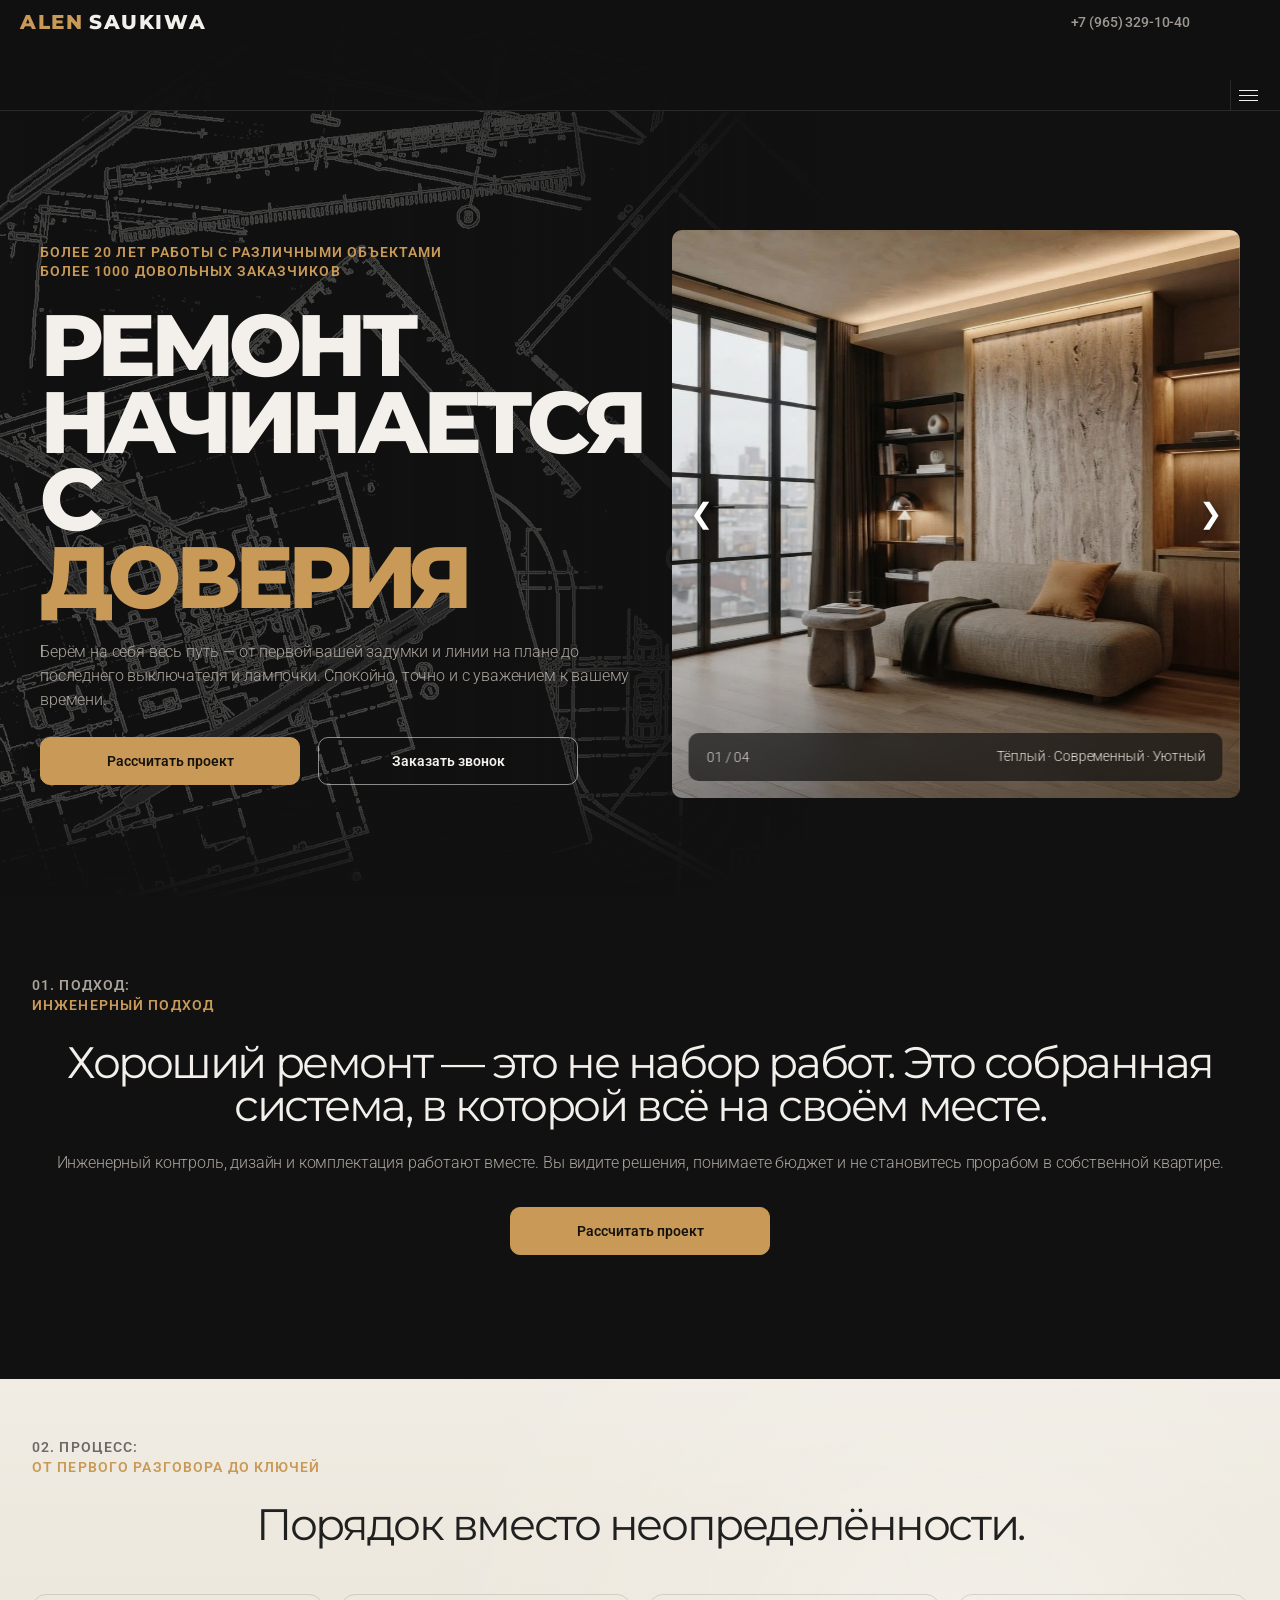
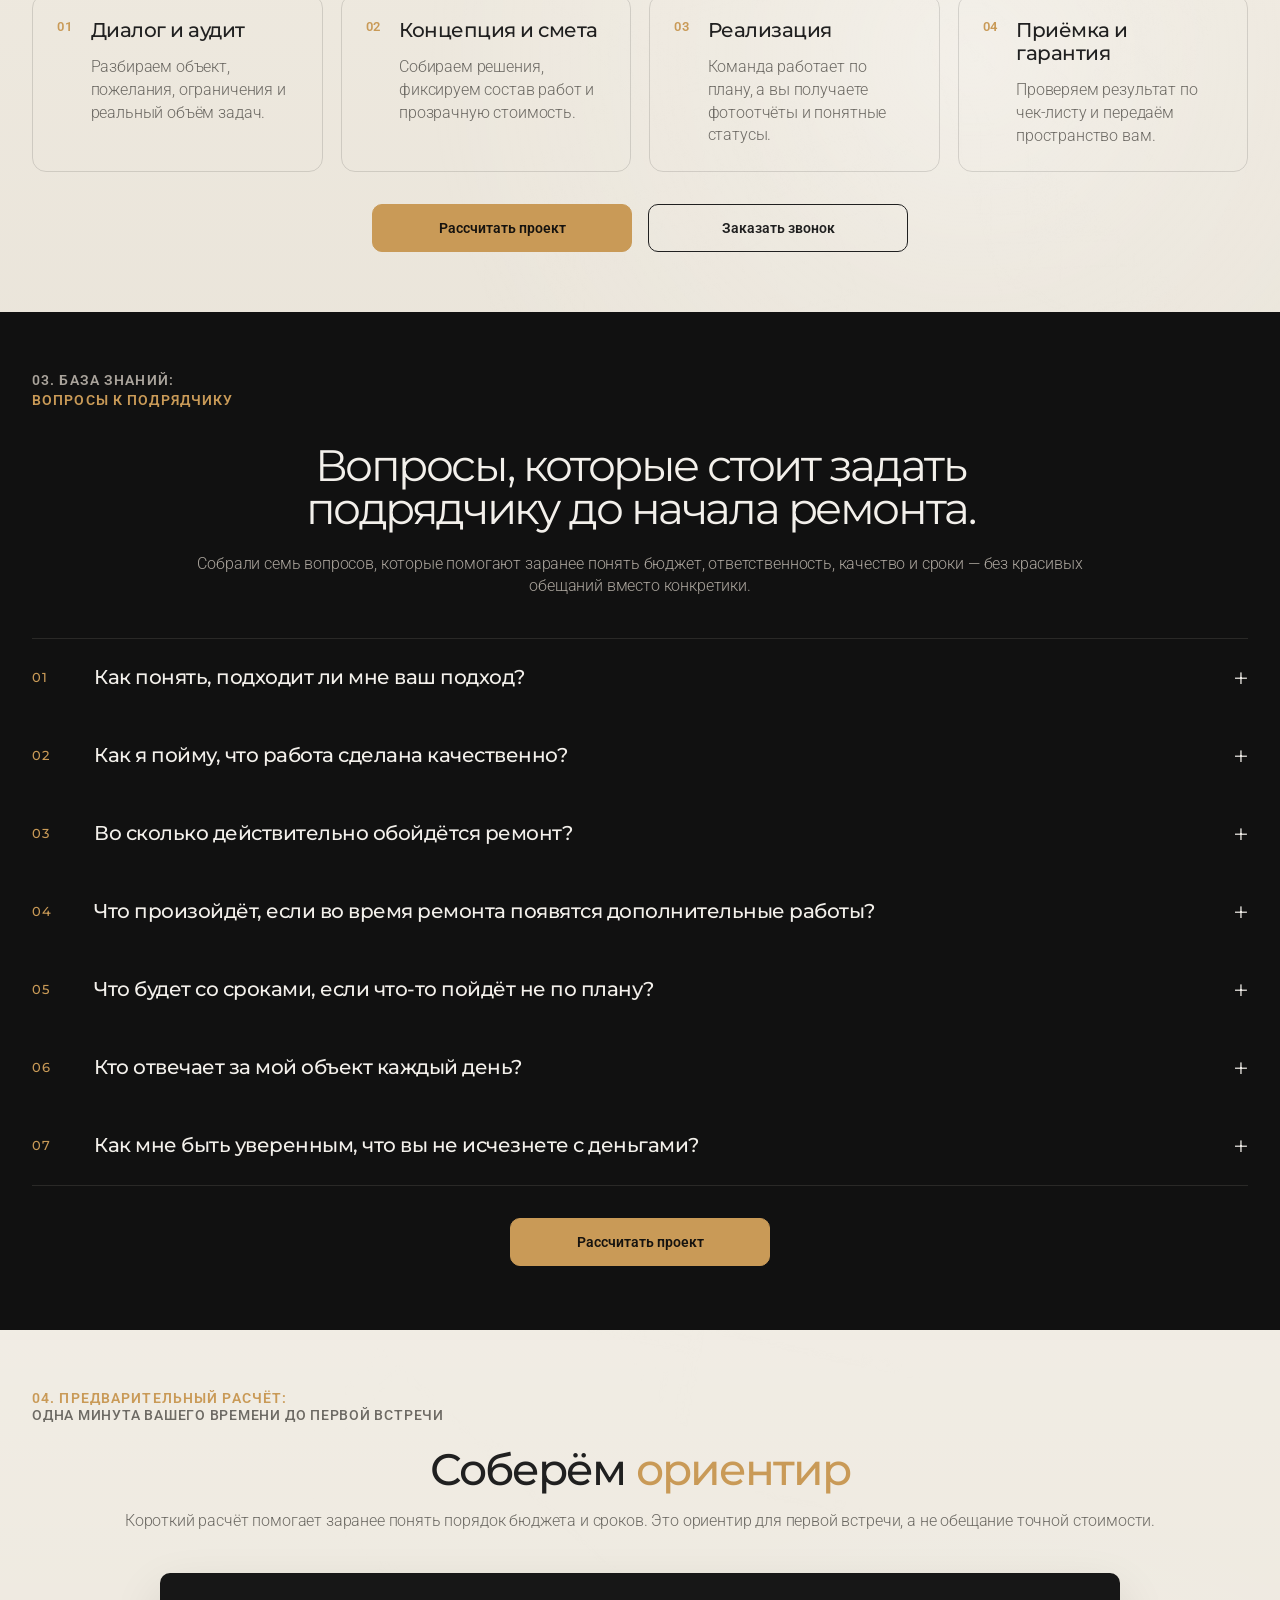
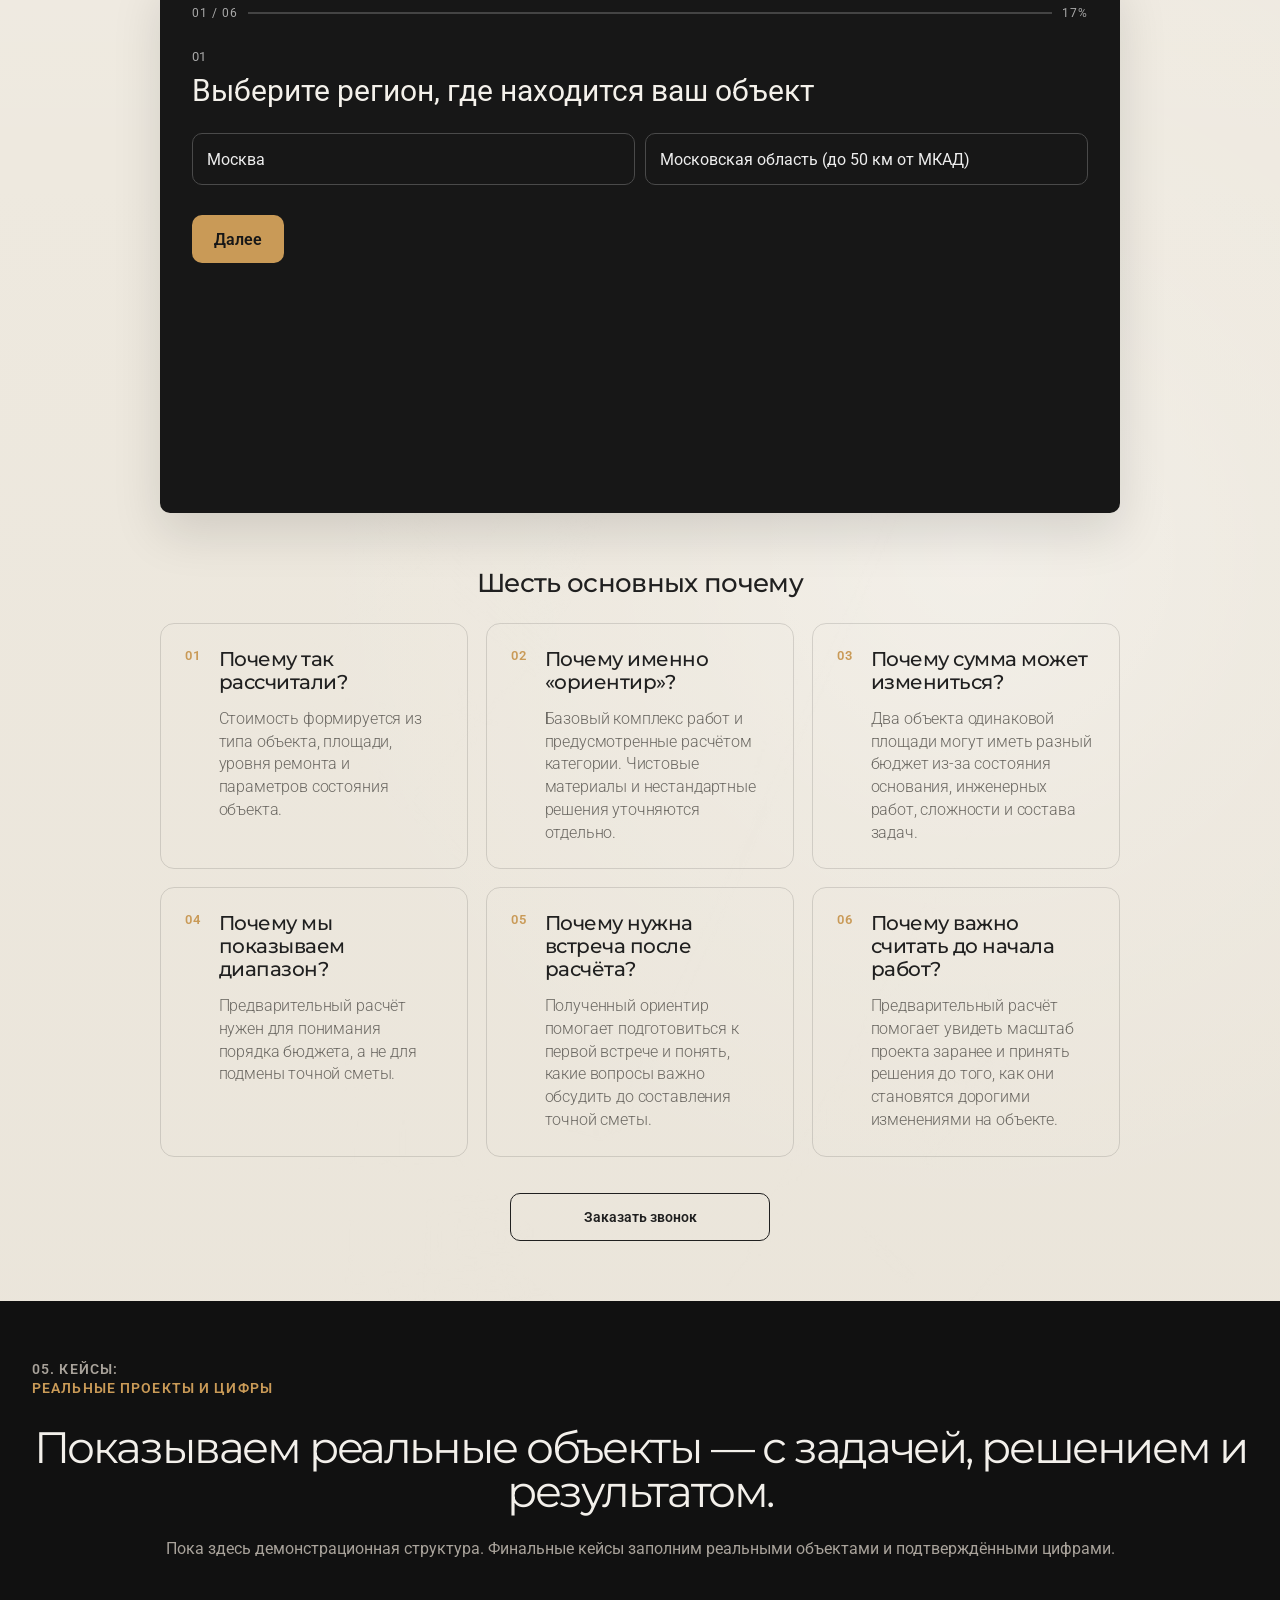
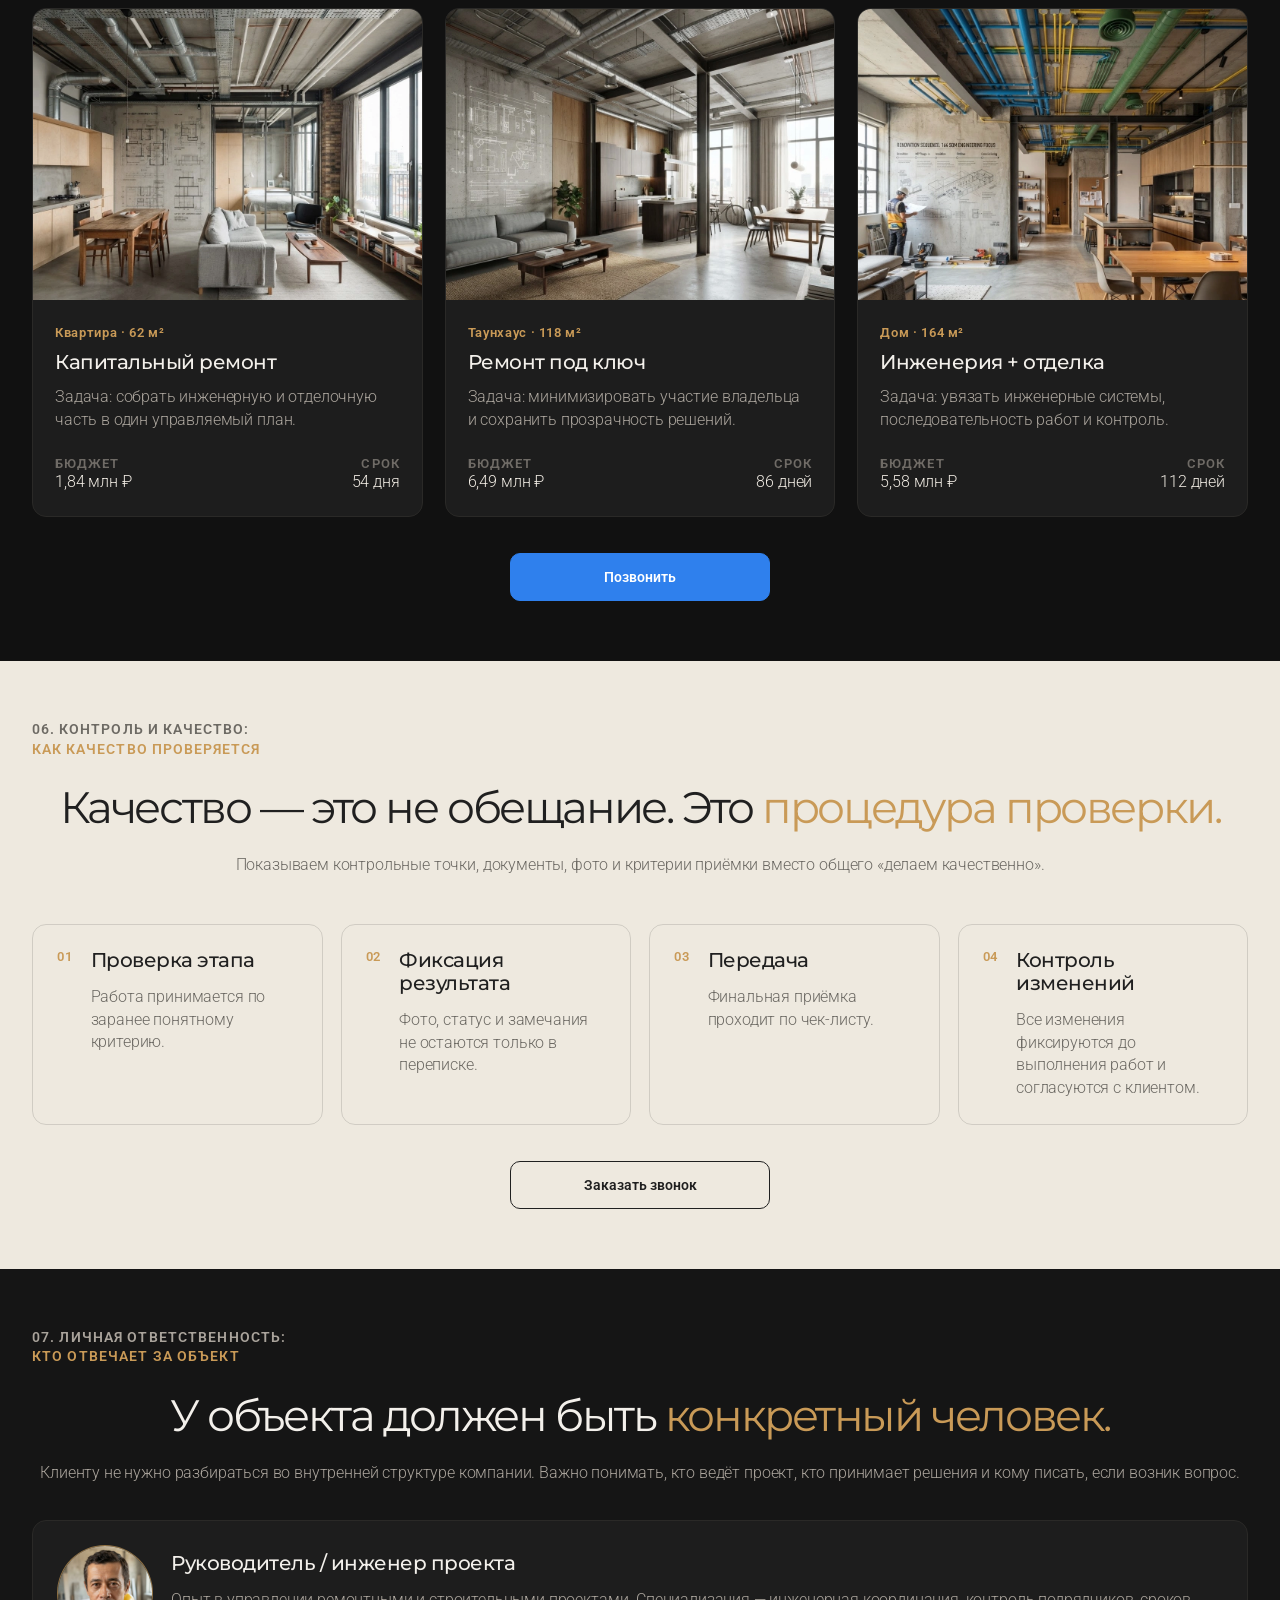
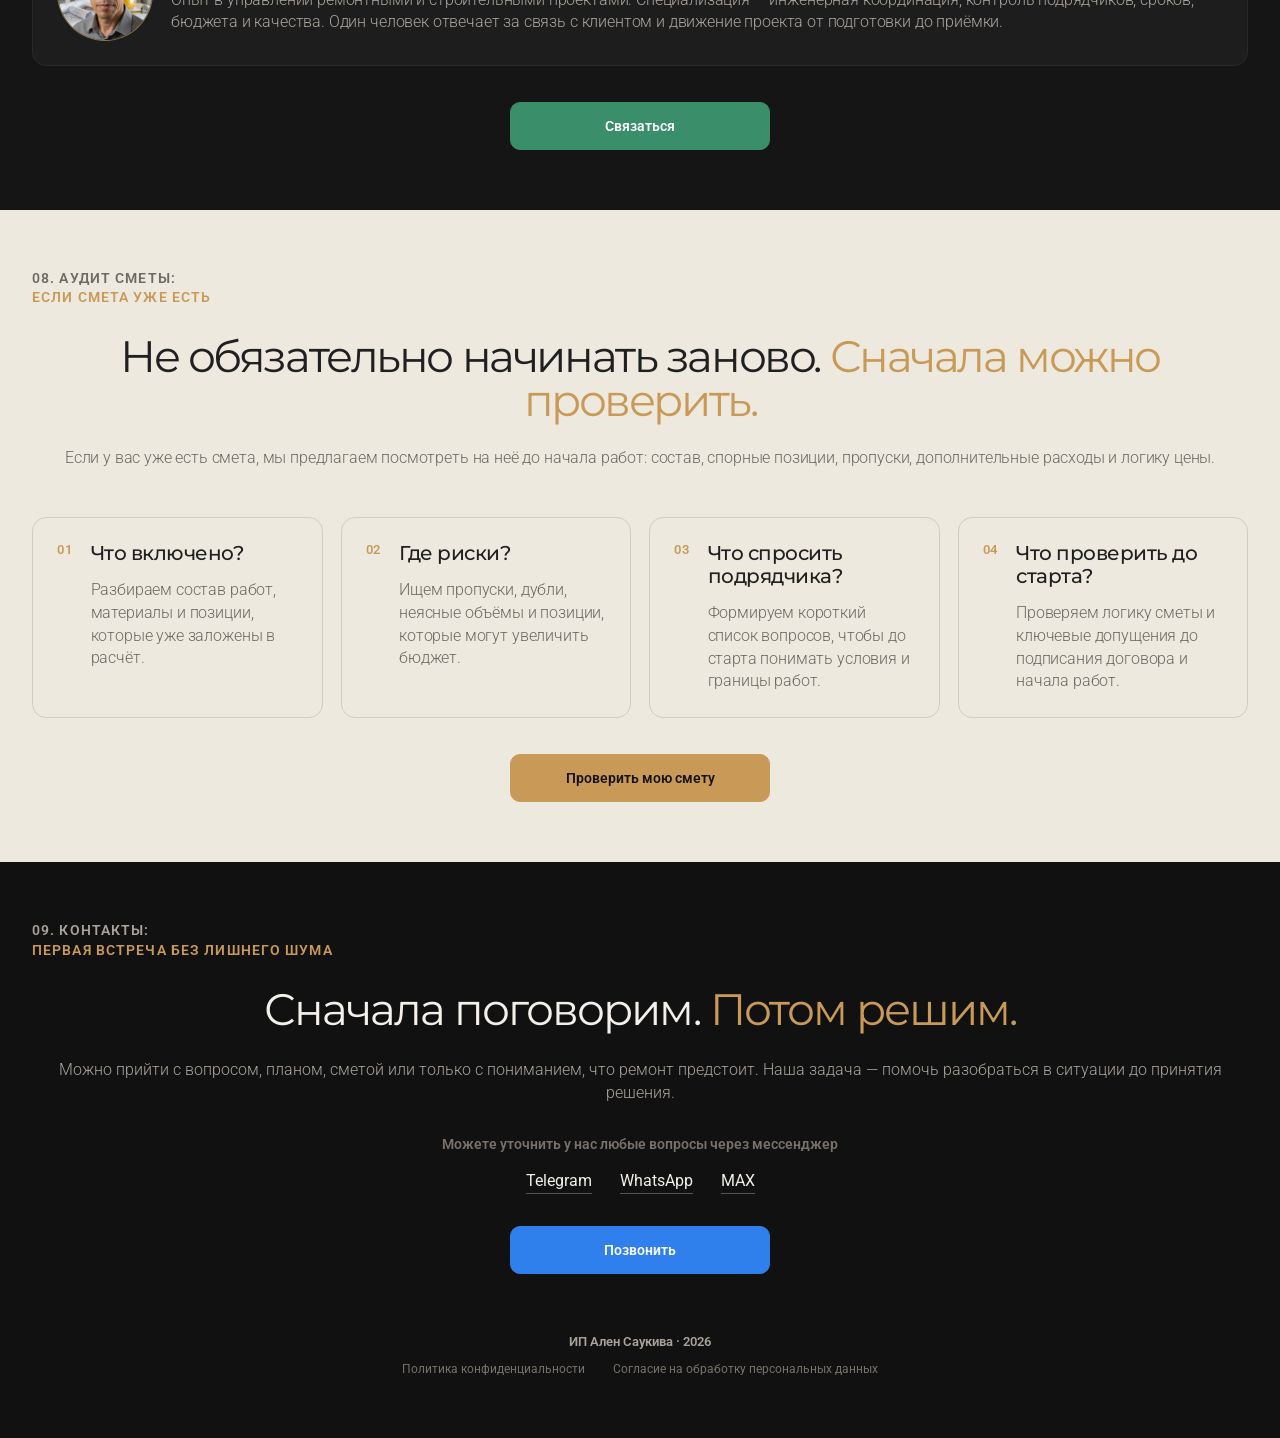
<file: index.html>
<!DOCTYPE html>

<html lang="ru">
<head>
<meta charset="utf-8"/>
<meta content="width=device-width, initial-scale=1" name="viewport"/>
<title>ALENINDAHOUSE+ — Ремонт с инженерным подходом · V3.0</title>
<link href="https://fonts.googleapis.com" rel="preconnect"/>
<link crossorigin="" href="https://fonts.gstatic.com" rel="preconnect"/>
<link href="https://fonts.googleapis.com/css2?family=Montserrat:wght@400;500;600;700;800&amp;family=Roboto:wght@400;500;600;700&amp;display=swap" rel="stylesheet"/>
<link href="styles.css" rel="stylesheet"/>
<script src="site-config.js"></script>
</head>
<body>
<header class="site-header">
<div class="header-inner">
<a aria-label="ALEN SAUKIWA" class="brand" href="#top"><span class="brand-gold">ALEN</span><span class="brand-space"> </span><span class="brand-light">SAUKIWA</span></a>
<button aria-controls="mainNav" aria-expanded="false" aria-label="Открыть меню" class="menu-toggle" id="menuToggle" type="button"><span></span><span></span><span></span></button>
<div aria-hidden="true" class="menu-backdrop" id="menuBackdrop"></div>
<nav aria-label="Основная навигация" class="main-nav" id="mainNav">
<a href="#block-01-anchor">Подход</a><a href="#block-02-anchor">Процесс</a><a href="#block-03-anchor">База знаний</a><a href="#block-04-anchor">Расчет</a><a href="#block-05-anchor">Кейсы</a><a href="#block-06-anchor">Контроль</a><a href="#block-07-anchor">Личность</a><a href="#block-08-anchor">Аудит сметы</a><a href="#block-09-anchor">Контакты</a>
<div class="menu-footer" aria-label="Задать вопрос через мессенджеры"><div class="menu-messenger-title">Задать вопрос через</div><div class="menu-messengers">
<a href="#" aria-label="Telegram — пока недоступно"><img src="assets/icons/telegram.svg" alt="" aria-hidden="true"/></a>
<a href="#" aria-label="WhatsApp — пока недоступно"><img src="assets/icons/whatsapp.svg" alt="" aria-hidden="true"/></a>
<a href="#" aria-label="MAX — пока недоступно"><img src="assets/icons/max.svg" alt="" aria-hidden="true"/></a>
</div></div>
</nav>
<a class="header-phone" data-site-phone="" href="tel:+79653291040">+7 (965) 329-10-40</a><a class="header-mobile-call cta cta-call" data-site-phone-mobile="" href="tel:+79653291040">Позвонить</a>
</div>
</header>
<main class="hero" id="top">
<div class="hero-shell">
<section class="hero-copy">
<div class="approach"><strong>БОЛЕЕ 20 ЛЕТ РАБОТЫ С РАЗЛИЧНЫМИ ОБЪЕКТАМИ</strong><i aria-hidden="true" class="approach-divider"></i><strong>БОЛЕЕ 1000 ДОВОЛЬНЫХ ЗАКАЗЧИКОВ</strong></div>
<h1><span>РЕМОНТ</span><span>НАЧИНАЕТСЯ С</span><span class="accent-line">ДОВЕРИЯ</span></h1>
<p class="hero-description">Берём на себя весь путь — от первой вашей задумки и линии на плане до последнего выключателя и лампочки. Спокойно, точно и с уважением к вашему времени.</p>
<div class="hero-actions">
<a class="cta cta-primary" href="#calculation-section">Рассчитать проект</a>
<a class="cta cta-secondary" href="#contacts-section">Заказать звонок</a>
<a class="cta cta-call hero-mobile-call" data-site-phone-mobile="" href="tel:+79653291040">Позвонить</a>
</div>
</section>
<section class="hero-media">
<div class="carousel">
<div class="slides" id="slides">
<article class="slide"><img alt="Интерьер проекта 1" class="slide-image image-1" src="assets/generated/hero/hero-01.webp"/ loading="eager" fetchpriority="high" decoding="async"><div class="slide-overlay"><span class="slide-counter">01 / 04</span><span>Тёплый · Современный · Уютный</span></div></article>
<article class="slide"><img alt="Интерьер проекта 2" class="slide-image image-2" src="assets/generated/hero/hero-02.webp"/ loading="lazy" decoding="async"><div class="slide-overlay"><span class="slide-counter">02 / 04</span><span>Светлый · Семейный · Функциональный</span></div></article>
<article class="slide"><img alt="Интерьер проекта 3" class="slide-image image-3" src="assets/generated/hero/hero-03.webp"/ loading="lazy" decoding="async"><div class="slide-overlay"><span class="slide-counter">03 / 04</span><span>Классический · Тёплый · Фактурный</span></div></article>
<article class="slide"><img alt="Интерьер проекта 4" class="slide-image image-4" src="assets/generated/hero/hero-04.webp"/ loading="lazy" decoding="async"><div class="slide-overlay"><span class="slide-counter">04 / 04</span><span>Спокойный · Натуральный · Домашний</span></div></article>
</div>
<button aria-label="Предыдущий слайд" class="carousel-btn prev" id="prev" type="button">❮</button>
<button aria-label="Следующий слайд" class="carousel-btn next" id="next" type="button">❯</button>
</div>
</section>
</div>
</main>
<!-- Shared engineering field: intentionally fixed so screens 01–03 can later feel like one continuous information field. -->
<div aria-hidden="true" class="engineering-field"><img alt="" src="assets/engineering-linework.png"/></div>
<section aria-labelledby="approach-title" class="approach-section" id="approach-section">
<div class="approach-section-shell">
<div class="section-heading"><div class="section-index" id="block-01-anchor">01. ПОДХОД:</div><div class="approach-kicker">ИНЖЕНЕРНЫЙ ПОДХОД</div></div>
<div class="approach-content">
<div class="approach-copy">
<h2 id="approach-title">Хороший ремонт — это не набор работ. Это собранная система, в которой всё на своём месте.</h2>
<div class="approach-info">
<p>Инженерный контроль, дизайн и комплектация работают вместе. Вы видите решения, понимаете бюджет и не становитесь прорабом в собственной квартире.</p>
</div>
<a class="cta cta-primary approach-cta" href="#calculation-section">Рассчитать проект</a>
</div>
</div>
</div>
</section>
<section aria-labelledby="process-title" class="process-section" id="process-section">
<div class="process-shell">
<div class="process-head">
<div class="section-heading process-heading"><div class="section-index" id="block-02-anchor">02. ПРОЦЕСС:</div><div class="process-kicker">ОТ ПЕРВОГО РАЗГОВОРА ДО КЛЮЧЕЙ</div></div>
</div>
<div class="process-content">
<h2 id="process-title">Порядок вместо неопределённости.</h2>
<div class="process-list info-card-grid">
<article class="process-item info-card"><div class="process-num">01</div><div><h3>Диалог и аудит</h3><p>Разбираем объект, пожелания, ограничения и реальный объём задач.</p></div></article>
<article class="process-item info-card"><div class="process-num">02</div><div><h3>Концепция и смета</h3><p>Собираем решения, фиксируем состав работ и прозрачную стоимость.</p></div></article>
<article class="process-item info-card"><div class="process-num">03</div><div><h3>Реализация</h3><p>Команда работает по плану, а вы получаете фотоотчёты и понятные статусы.</p></div></article>
<article class="process-item info-card"><div class="process-num">04</div><div><h3>Приёмка и гарантия</h3><p>Проверяем результат по чек-листу и передаём пространство вам.</p></div></article>
</div>
</div>
<div class="process-cta-wrap"><a class="cta cta-primary" href="#calculation-section">Рассчитать проект</a>
<a class="cta cta-secondary cta-light-projects process-call-cta" href="#contacts-section">Заказать звонок</a></div>
</div>
</section>
<section class="screen screen-04 knowledge-screen" id="knowledge">
<div class="knowledge-shell">
<div class="section-heading">
<div class="section-index" id="block-03-anchor">03. БАЗА ЗНАНИЙ:</div>
<div class="generic-kicker">ВОПРОСЫ К ПОДРЯДЧИКУ</div>
</div>
<div class="knowledge-content">
<h2 class="knowledge-main-title" id="knowledge-main-title">Вопросы, которые стоит задать подрядчику до начала ремонта.</h2>
<p class="knowledge-intro">
        Собрали семь вопросов, которые помогают заранее понять бюджет, ответственность, качество и сроки — без красивых обещаний вместо конкретики.
      </p>
<div class="knowledge-accordion" data-accordion="knowledge">
<div class="knowledge-item">
<button aria-expanded="false" class="knowledge-question" type="button">
<span aria-hidden="true" class="knowledge-number">01</span>
<span class="knowledge-question-text">Как понять, подходит ли мне ваш подход?</span>
<span aria-hidden="true" class="knowledge-plus">+</span>
</button>
<div class="knowledge-answer" hidden="">
<div class="knowledge-answer-inner">Мы показываем не обещания, а конкретные условия работы: прозрачный расчёт, договор, гарантию и реальные проекты с цифрами. Вы можете сравнить нашу смету с предложениями других подрядчиков, а перед началом работ воспользоваться бесплатным замером и аудитом вашей сметы.</div>
</div>
<div class="knowledge-item">
<button aria-expanded="false" class="knowledge-question" type="button">
<span aria-hidden="true" class="knowledge-number">02</span>
<span class="knowledge-question-text">Как я пойму, что работа сделана качественно?</span>
<span aria-hidden="true" class="knowledge-plus">+</span>
</button>
<div class="knowledge-answer" hidden="">
<div class="knowledge-answer-inner">Качество контролируется не только в конце ремонта. Мы используем контрольные точки, чек-листы и фотоотчёты, а работы принимаются поэтапно. Вы понимаете, что именно проверяется и по каким критериям принимается каждый этап.</div>
</div>
<div class="knowledge-item">
<button aria-expanded="false" class="knowledge-question" type="button">
<span aria-hidden="true" class="knowledge-number">03</span>
<span class="knowledge-question-text">Во сколько действительно обойдётся ремонт?</span>
<span aria-hidden="true" class="knowledge-plus">+</span>
</button>
<div class="knowledge-answer" hidden="">
<div class="knowledge-answer-inner">Мы показываем не одну условную цифру, а ориентировочный диапазон стоимости с расшифровкой. В расчёт включаем всё, что можем определить по объекту на этапе оценки. Если в процессе обнаруживаются скрытые работы, сначала объясняем их причину и стоимость и только после согласования приступаем к выполнению.</div>
</div>
<div class="knowledge-item">
<button aria-expanded="false" class="knowledge-question" type="button">
<span aria-hidden="true" class="knowledge-number">04</span>
<span class="knowledge-question-text">Что произойдёт, если во время ремонта появятся дополнительные работы?</span>
<span aria-hidden="true" class="knowledge-plus">+</span>
</button>
<div class="knowledge-answer" hidden="">
<div class="knowledge-answer-inner">Никаких неожиданных работ без согласования. Если возникает необходимость что-то изменить или добавить, мы объясняем причину, рассчитываем стоимость и согласовываем её с вами до выполнения. Сначала понятно, что и зачем делаем, — потом приступаем к работе.</div>
</div>
<div class="knowledge-item">
<button aria-expanded="false" class="knowledge-question" type="button">
<span aria-hidden="true" class="knowledge-number">05</span>
<span class="knowledge-question-text">Что будет со сроками, если что-то пойдёт не по плану?</span>
<span aria-hidden="true" class="knowledge-plus">+</span>
</button>
<div class="knowledge-answer" hidden="">
<div class="knowledge-answer-inner">Сроки фиксируются в договоре, а выполнение контролируется по плану-графику и контрольным точкам. Если возникает отклонение, мы стараемся выявить его заранее и сообщаем вам об изменениях до того, как они повлияют на дальнейший ход работ.</div>
</div>
<div class="knowledge-item">
<button aria-expanded="false" class="knowledge-question" type="button">
<span aria-hidden="true" class="knowledge-number">06</span>
<span class="knowledge-question-text">Кто отвечает за мой объект каждый день?</span>
<span aria-hidden="true" class="knowledge-plus">+</span>
</button>
<div class="knowledge-answer" hidden="">
<div class="knowledge-answer-inner">За объект отвечает инженер проекта — один человек, который координирует работу и остаётся вашим основным контактным лицом. Он принимает решения в рамках проекта, фиксирует вопросы и контролирует их решение. Вы всегда знаете, к кому обратиться.</div>
</div>
<div class="knowledge-item">
<button aria-expanded="false" class="knowledge-question" type="button">
<span aria-hidden="true" class="knowledge-number">07</span>
<span class="knowledge-question-text">Как мне быть уверенным, что вы не исчезнете с деньгами?</span>
<span aria-hidden="true" class="knowledge-plus">+</span>
</button>
<div class="knowledge-answer" hidden="">
<div class="knowledge-answer-inner">Мы работаем по официальному договору и без полной предоплаты: оплата производится после приёмки соответствующего этапа. У компании 11 лет опыта, более 300 реализованных объектов и реальные отзывы клиентов.</div>
</div>
</div>
<div class="knowledge-cta">
<a class="cta cta-primary" href="#calculation-section">Рассчитать проект</a>
</div>
</div>
</div>
</div></div></div></div></div></div></div></section>
<section aria-labelledby="calculation-title" class="s04" id="calculation-section">
<div class="wrap">
<div class="eyebrow"><span class="eyebrow-number" id="block-04-anchor">04. ПРЕДВАРИТЕЛЬНЫЙ РАСЧЁТ:</span></div>
<div class="section-lead">ОДНА МИНУТА ВАШЕГО ВРЕМЕНИ ДО ПЕРВОЙ ВСТРЕЧИ</div>
<h1 id="calculation-title">Соберём <span style="color:var(--gold)">ориентир</span></h1>
<p class="intro">Короткий расчёт помогает заранее понять порядок бюджета и сроков. Это ориентир для первой встречи, а не обещание точной стоимости.</p>
<div class="grid">
<div class="calc">
<div class="progress"><span id="step">01 / 03</span><i></i><span id="pct">33%</span></div>
<div id="qb"></div>
<div class="result" id="result">
<div class="rk">Предварительный ориентир</div><div class="disc">* Расчёт бесплатный и ни к чему вас не обязывает.</div><div class="price" id="price">от 0 ₽</div><div class="meta" id="meta"></div>
<div class="note">Это предварительный ориентир. Точная стоимость зависит от состояния объекта, состава работ, инженерии и выбранных решений.</div><button class="included-link" type="button">Что входит в эти цифры?</button><div class="included" hidden="" id="included"><strong>В расчёт пока заложены:</strong><ul><li>работы по выбранному типу ремонта;</li><li>базовые инженерные и подготовительные работы;</li><li>ориентир по стоимости на 1 м²;</li><li>диапазон, учитывающий неопределённость предварительной оценки.</li></ul><p>Финальная смета формируется после уточнения состояния объекта, состава работ и выбранных материалов.</p></div>
<div class="result-actions"><button class="next" type="button">Заказать звонок</button><button class="back" data-calc-reset="" type="button">Новый расчёт</button></div>
</div></div>
<aside class="trust s04-trust-cards"><h2>Шесть основных почему</h2><div class="s04-trust-grid info-card-grid"><article class="info-card"><div class="quality-num">01</div><div><h3>Почему так рассчитали?</h3><p>Стоимость формируется из типа объекта, площади, уровня ремонта и параметров состояния объекта.</p></div></article><article class="info-card"><div class="quality-num">02</div><div><h3>Почему именно «ориентир»?</h3><p>Базовый комплекс работ и предусмотренные расчётом категории. Чистовые материалы и нестандартные решения уточняются отдельно.</p></div></article><article class="info-card"><div class="quality-num">03</div><div><h3>Почему сумма может измениться?</h3><p>Два объекта одинаковой площади могут иметь разный бюджет из-за состояния основания, инженерных работ, сложности и состава задач.</p></div></article><article class="info-card"><div class="quality-num">04</div><div><h3>Почему мы показываем диапазон?</h3><p>Предварительный расчёт нужен для понимания порядка бюджета, а не для подмены точной сметы.</p></div></article><article class="info-card"><div class="quality-num">05</div><div><h3>Почему нужна встреча после расчёта?</h3><p>Полученный ориентир помогает подготовиться к первой встрече и понять, какие вопросы важно обсудить до составления точной сметы.</p></div></article><article class="info-card"><div class="quality-num">06</div><div><h3>Почему важно считать до начала работ?</h3><p>Предварительный расчёт помогает увидеть масштаб проекта заранее и принять решения до того, как они становятся дорогими изменениями на объекте.</p></div></article></div></aside>
</div>
<div class="s04-projects-cta">
<a class="cta cta-secondary cta-light-projects" href="#contacts-section">Заказать звонок</a>
</div>
</div></section>
<div aria-labelledby="calc04ModalTitle" aria-modal="true" class="calc04-modal" id="calc04Modal" role="dialog">
<div class="calc04-modal-card">
<button aria-label="Закрыть" class="calc04-modal-close" id="calc04ModalClose" type="button">×</button>
<h3 id="calc04ModalTitle">Оставить заявку</h3>
<p>Модальное окно готово к подключению формы заявки. На этом этапе это визуальная проверка взаимодействия.</p>
<button class="next" id="calc04ModalClose2" type="button">Закрыть</button>
</div>
</div>
<section aria-labelledby="cases-title" class="section-dark cases-section" id="cases-section">
<div class="generic-shell">
<div class="section-heading">
<div class="section-index" id="block-05-anchor">05. КЕЙСЫ:</div>
<div class="generic-kicker">РЕАЛЬНЫЕ ПРОЕКТЫ И ЦИФРЫ</div>
</div>
<div class="generic-head">
<h2 id="cases-title">Показываем реальные объекты — с задачей, решением и результатом.</h2>
<p>Пока здесь демонстрационная структура. Финальные кейсы заполним реальными объектами и подтверждёнными цифрами.</p>
</div>
<div class="case-grid">
<article class="case-card">
<div class="case-visual"><img alt="Современный интерьер квартиры" decoding="async" loading="lazy" src="assets/generated/cases/case-01.webp"/></div>
<div class="case-data"><span>Квартира · 62 м²</span><strong>Капитальный ремонт</strong><p>Задача: собрать инженерную и отделочную часть в один управляемый план.</p><div><b>Бюджет</b><b>Срок</b></div><div><span>1,84 млн ₽</span><span>54 дня</span></div></div>
</article>
<article class="case-card">
<div class="case-visual"><img alt="Современный интерьер таунхауса" decoding="async" loading="lazy" src="assets/generated/cases/case-02.webp"/></div>
<div class="case-data"><span>Таунхаус · 118 м²</span><strong>Ремонт под ключ</strong><p>Задача: минимизировать участие владельца и сохранить прозрачность решений.</p><div><b>Бюджет</b><b>Срок</b></div><div><span>6,49 млн ₽</span><span>86 дней</span></div></div>
</article>
<article class="case-card">
<div class="case-visual"><img alt="Современная кухня в частном доме" decoding="async" loading="lazy" src="assets/generated/cases/case-03.webp"/></div>
<div class="case-data"><span>Дом · 164 м²</span><strong>Инженерия + отделка</strong><p>Задача: увязать инженерные системы, последовательность работ и контроль.</p><div><b>Бюджет</b><b>Срок</b></div><div><span>5,58 млн ₽</span><span>112 дней</span></div></div>
</article>
</div>
<div class="cases-cta-wrap"><a class="cta cta-call cases-call-cta" href="tel:+79653291040">Позвонить</a></div>
</div>
</section>
<section aria-labelledby="quality-title" class="section-light quality-section" id="quality-section">
<div class="quality-shell">
<div class="quality-head">
<div class="section-heading quality-heading">
<div class="section-index" id="block-06-anchor">06. КОНТРОЛЬ И КАЧЕСТВО:</div>
<div class="quality-kicker">КАК КАЧЕСТВО ПРОВЕРЯЕТСЯ</div>
</div>
</div>
<div class="quality-content">
<h2 id="quality-title">Качество — это не обещание. Это <span class="gold-text">процедура проверки.</span></h2>
<p class="quality-description">Показываем контрольные точки, документы, фото и критерии приёмки вместо общего «делаем качественно».</p>
</div>
<div class="quality-list info-card-grid">
<article class="quality-item info-card"><div class="quality-num">01</div><div><h3>Проверка этапа</h3><p>Работа принимается по заранее понятному критерию.</p></div></article>
<article class="quality-item info-card"><div class="quality-num">02</div><div><h3>Фиксация результата</h3><p>Фото, статус и замечания не остаются только в переписке.</p></div></article>
<article class="quality-item info-card"><div class="quality-num">03</div><div><h3>Передача</h3><p>Финальная приёмка проходит по чек-листу.</p></div></article>
<article class="quality-item info-card"><div class="quality-num">04</div><div><h3>Контроль изменений</h3><p>Все изменения фиксируются до выполнения работ и согласуются с клиентом.</p></div></article>
</div>
<div class="quality-cta-wrap"><a class="cta cta-secondary cta-light-projects quality-call-cta" href="#contacts-section">Заказать звонок</a></div>
</div>
</section>
<section aria-labelledby="responsibility-title" class="section-dark responsibility-section" id="responsibility-section">
<div class="generic-shell">
<div class="section-heading"><div class="section-index" id="block-07-anchor">07. ЛИЧНАЯ ОТВЕТСТВЕННОСТЬ:</div><div class="generic-kicker">КТО ОТВЕЧАЕТ ЗА ОБЪЕКТ</div></div>
<div class="responsibility-layout">
<div class="responsibility-copy">
<h2 id="responsibility-title">У объекта должен быть <span class="accent-line">конкретный человек.</span></h2>
<p>Клиенту не нужно разбираться во внутренней структуре компании. Важно понимать, кто ведёт проект, кто принимает решения и кому писать, если возник вопрос.</p>
</div>
<div class="person-card">
<div class="person-avatar"><img alt="Руководитель проекта" decoding="async" loading="lazy" src="assets/generated/avatar-alen.png"/></div>
<div>
<strong>Руководитель / инженер проекта</strong>
<span>Опыт в управлении ремонтными и строительными проектами. Специализация — инженерная координация, контроль подрядчиков, сроков, бюджета и качества. Один человек отвечает за связь с клиентом и движение проекта от подготовки до приёмки.</span>
</div>
</div>
<a class="cta cta-primary responsibility-contact-cta" href="#contacts-section">Связаться</a>
</div>
</div>
</section>
<section aria-labelledby="audit-title" class="section-light audit-section" id="audit-section">
<div class="generic-shell audit-shell">
<div class="section-heading">
<div class="section-index dark" id="block-08-anchor">08. АУДИТ СМЕТЫ:</div>
<div class="generic-kicker gold">ЕСЛИ СМЕТА УЖЕ ЕСТЬ</div>
</div>
<div class="audit-content">
<h2 id="audit-title">Не обязательно начинать заново. <span class="gold-text">Сначала можно проверить.</span></h2>
<p>Если у вас уже есть смета, мы предлагаем посмотреть на неё до начала работ: состав, спорные позиции, пропуски, дополнительные расходы и логику цены.</p>
<div aria-label="Что проверяем в смете" class="audit-points info-card-grid">
<article class="audit-point info-card"><div class="quality-num">01</div><div><h3>Что включено?</h3><p>Разбираем состав работ, материалы и позиции, которые уже заложены в расчёт.</p></div></article>
<article class="audit-point info-card"><div class="quality-num">02</div><div><h3>Где риски?</h3><p>Ищем пропуски, дубли, неясные объёмы и позиции, которые могут увеличить бюджет.</p></div></article>
<article class="audit-point info-card"><div class="quality-num">03</div><div><h3>Что спросить подрядчика?</h3><p>Формируем короткий список вопросов, чтобы до старта понимать условия и границы работ.</p></div></article>
<article class="audit-point info-card"><div class="quality-num">04</div><div><h3>Что проверить до старта?</h3><p>Проверяем логику сметы и ключевые допущения до подписания договора и начала работ.</p></div></article>
</div>
<div class="audit-cta-wrap"><a class="cta cta-primary" href="#contacts-section">Проверить мою смету</a></div>
</div>
</div>
</section>
<section aria-labelledby="contacts-title" class="section-dark contacts-section" id="contacts-section">
<div class="generic-shell contacts-shell">
<div class="section-heading">
<div class="section-index" id="block-09-anchor">09. КОНТАКТЫ:</div>
<div class="generic-kicker">ПЕРВАЯ ВСТРЕЧА БЕЗ ЛИШНЕГО ШУМА</div>
</div>
<div class="contacts-main">
<h2 id="contacts-title">Сначала поговорим. <span class="accent-line">Потом решим.</span></h2>
<p>Можно прийти с вопросом, планом, сметой или только с пониманием, что ремонт предстоит. Наша задача — помочь разобраться в ситуации до принятия решения.</p>
<div class="contacts-social-label">Можете уточнить у нас любые вопросы через мессенджер</div>
<nav aria-label="Мессенджеры" class="contacts-messengers">
<a class="contacts-messenger-link" href="#">Telegram</a>
<a class="contacts-messenger-link" href="#">WhatsApp</a>
<a class="contacts-messenger-link" href="#">MAX</a>
</nav>
<a class="cta cta-call contacts-call-cta" href="tel:+79653291040">Позвонить</a>
</div>
<div class="contacts-legal">
<div class="contacts-company">ИП Ален Саукива · 2026</div>
<nav aria-label="Юридическая информация" class="contacts-legal-links">
<a href="privacy-policy.html">Политика конфиденциальности</a>
<a href="personal-data-consent.html">Согласие на обработку персональных данных</a>
</nav>
</div>
</div>
</section>
<script src="script.js"></script>
<script>
(function(){
  'use strict';
  /* Screen 04 calculator — scoped to avoid conflicts with screens 01–03. */
  const CALC04_RATES={
    flat:{cosmetic:12000,capital:22000,designer:32000,turnkey:42000},
    house:{cosmetic:14000,capital:25000,designer:36000,turnkey:48000},
    townhouse:{cosmetic:15000,capital:27000,designer:38000,turnkey:50000}
  };
  /* Commercial baseline is intentionally unchanged: 44,000 ₽/m².
     Repair-format selection is now collected for scope transparency; commercial
     format-specific coefficients are NOT applied until the tariff audit is approved. */
  const CALC04_COMMERCIAL_RATE=22000*2;
  const CALC04_RANGE=0.12;
  const CALC04_AREA_LIMITS={
    flat:{min:20,max:120},
    house:{min:60,max:200},
    townhouse:{min:70,max:300},
    commercial:{min:10,max:100}
  };
  const CALC04_STATE={
    region:'moscow',object:'flat',apartmentType:'new',rooms:null,bathrooms:'1',commercialType:null,area:60,repair:'capital',step:1
  };
  const CALC04_QUESTIONS={
    region:{title:'Выберите регион, где находится ваш объект',options:[['moscow','Москва'],['mo','Московская область (до 50 км от МКАД)']]},
    object:{title:'Что будем ремонтировать?',options:[['flat','Квартира'],['house','Частный дом'],['townhouse','Таунхаус'],['commercial','Коммерция']]},
    apartmentType:{title:'Где находится квартира?',options:[['new','Новостройка'],['secondary','Вторичное жильё']]},
    rooms:{title:'Сколько комнат в квартире?',options:[['1','1'],['2','2'],['3','3'],['4plus','4+']]},
    bathrooms:{title:'Сколько санузлов?',options:[['1','1'],['2','2'],['3plus','3+']]},
    commercialType:{title:'Какой тип коммерческого помещения?',options:[['office','Офис'],['retail','Магазин / шоурум'],['service','Сфера услуг'],['horeca','Кафе / ресторан'],['other','Другое']]},
    area:{title:'Какая площадь объекта?',range:true},
    repair:{title:'Какой формат ремонта планируется?',options:[['cosmetic','Косметический'],['capital','Капитальный'],['designer','Дизайнерский'],['turnkey','Под ключ']]}
  };
  const CALC04_REPAIR_DETAILS={
    cosmetic:{title:'Косметический',short:'Обновление отделки без полного цикла капитальных работ.',items:['подготовка и обновление поверхностей','покраска, обои и локальная отделка','обновление напольного покрытия по задаче','финальные монтажные работы без масштабной инженерии']},
    capital:{title:'Капитальный',short:'Полный комплекс черновых и инженерных работ с последующей отделкой.',items:['демонтаж и подготовка объекта','электрика и сантехнические коммуникации','выравнивание стен, пола и потолка','перепланировка и замена отдельных элементов по необходимости','чистовая отделка']},
    designer:{title:'Дизайнерский',short:'Ремонт с привязкой к дизайн-проекту и согласованным решениям.',items:['реализация работ по дизайн-проекту','точная подготовка и реализация отделочных решений','координация инженерных и чистовых работ','финальные монтажные работы согласно проекту']},
    turnkey:{title:'Под ключ',short:'Полный цикл до готового объекта, включая организацию закупок и финальный монтаж.',items:['полный демонтаж и инженерные работы','выравнивание и черновая подготовка','чистовая отделка и финальные работы','закупка и организация поставок материалов','установка кухни и мебели по согласованной задаче']}
  };

  const CALC04_OBJECT_NAMES={flat:'Квартира',house:'Частный дом',townhouse:'Таунхаус',commercial:'Коммерция'};
  const CALC04_COMMERCIAL_NAMES={office:'Офис',retail:'Магазин / шоурум',service:'Сфера услуг',horeca:'Кафе / ресторан',other:'Другое'};
  const CALC04_BATHROOM_NAMES={1:'1',2:'2','3plus':'3+'};
  const CALC04_ROOM_NAMES={1:'1',2:'2',3:'3','4plus':'4+'};

  const calc04El={
    step:document.getElementById('step'),
    pct:document.getElementById('pct'),
    qb:document.getElementById('qb'),
    result:document.getElementById('result'),
    price:document.getElementById('price'),
    meta:document.getElementById('meta'),
    progress:document.querySelector('.s04 .progress'),
    calc:document.querySelector('.s04 .calc'),
    included:document.getElementById('included')
  };

  function calc04Limits(){ return CALC04_AREA_LIMITS[CALC04_STATE.object] || CALC04_AREA_LIMITS.flat; }
  function calc04FormatRange(value){
    const low=Math.round((value*(1-CALC04_RANGE))/10000)*10000;
    const high=Math.round((value*(1+CALC04_RANGE))/10000)*10000;
    return 'от '+low.toLocaleString('ru-RU')+' до '+high.toLocaleString('ru-RU')+' ₽';
  }
  function calc04GetTerm(){
    if(CALC04_STATE.object==='commercial'){
      const base=60;
      const extra=Math.max(0,Math.ceil((CALC04_STATE.area-10)/15))*5;
      return Math.min(base+extra,180);
    }
    const base={cosmetic:45,capital:75,designer:95,turnkey:110}[CALC04_STATE.repair];
    const extra=Math.max(0,Math.ceil((CALC04_STATE.area-60)/20))*7;
    return Math.min(base+extra,180);
  }
  function calc04CurrentRate(){
    return CALC04_STATE.object==='commercial'
      ? CALC04_COMMERCIAL_RATE
      : CALC04_RATES[CALC04_STATE.object][CALC04_STATE.repair];
  }
  function calc04Path(){
    const path=['region','object'];
    if(CALC04_STATE.object==='flat'){
      path.push('apartmentType');
      if(CALC04_STATE.apartmentType==='secondary') path.push('rooms');
      path.push('bathrooms');
    } else if(CALC04_STATE.object==='house' || CALC04_STATE.object==='townhouse') {
      path.push('bathrooms');
    } else if(CALC04_STATE.object==='commercial') {
      path.push('commercialType');
    }
    path.push('area');
    path.push('repair');
    return path;
  }
  function calc04Render(){
    const path=calc04Path();
    const key=path[CALC04_STATE.step-1] || 'region';
    const q=CALC04_QUESTIONS[key];
    const total=path.length;
    calc04El.step.textContent=String(CALC04_STATE.step).padStart(2,'0')+' / '+String(total).padStart(2,'0');
    calc04El.pct.textContent=Math.round(CALC04_STATE.step/total*100)+'%';

    if(q.range){
      const lim=calc04Limits();
      CALC04_STATE.area=Math.min(Math.max(CALC04_STATE.area,lim.min),lim.max);
      calc04El.qb.innerHTML=
        '<div class="q-label">'+String(CALC04_STATE.step).padStart(2,'0')+'</div><div class="q">'+q.title+'</div>'+ 
        '<div class="slider"><div class="value">'+CALC04_STATE.area+' м²</div>'+ 
        '<input id="area" type="range" min="'+lim.min+'" max="'+lim.max+'" value="'+CALC04_STATE.area+'">'+
        '<div class="ranges"><span>'+lim.min+' м²</span><span>'+lim.max+' м²</span></div></div>'+ 
        '<div class="controls">'+
        (CALC04_STATE.step>1?'<button class="back" type="button" data-calc-action="prev">Назад</button>':'')+
        '<button class="next" type="button" data-calc-action="next">Далее</button>'+ 
        '</div>';
      const area=document.getElementById('area');
      area.addEventListener('input',function(e){
        CALC04_STATE.area=Number(e.target.value);
        const value=calc04El.qb.querySelector('.value');
        if(value) value.textContent=CALC04_STATE.area+' м²';
      });
    } else {
      const stateKey={region:'region',object:'object',apartmentType:'apartmentType',rooms:'rooms',bathrooms:'bathrooms',commercialType:'commercialType',repair:'repair'}[key];
      calc04El.qb.innerHTML=
        '<div class="q-label">'+String(CALC04_STATE.step).padStart(2,'0')+'</div>'+ 
        '<div class="q">'+q.title+'</div>'+ 
        '<div class="opts">'+q.options.map(function(x){
          return '<button class="opt '+(CALC04_STATE[stateKey]===x[0]?'active':'')+'" type="button" data-calc-value="'+x[0]+'">'+x[1]+'</button>';
        }).join('')+'</div>'+ 
        '<div class="controls">'+
        (CALC04_STATE.step>1?'<button class="back" type="button" data-calc-action="prev">Назад</button>':'')+
        '<button class="next" type="button" data-calc-action="next">Далее</button>'+ 
        '</div>';
    }
  }

  function calc04Advance(){
    const path=calc04Path();
    if(CALC04_STATE.step < path.length){ CALC04_STATE.step++; calc04Render(); }
    else { calc04Result(); }
  }
  function calc04Pick(value){
    const path=calc04Path();
    const key=path[CALC04_STATE.step-1];
    if(key==='region') CALC04_STATE.region=value;
    if(key==='object'){
      CALC04_STATE.object=value;
      CALC04_STATE.apartmentType=value==='flat' ? (CALC04_STATE.apartmentType || 'new') : null;
      CALC04_STATE.rooms=null;
      CALC04_STATE.bathrooms=(value==='commercial' ? null : (CALC04_STATE.bathrooms || '1'));
      CALC04_STATE.commercialType=value==='commercial' ? (CALC04_STATE.commercialType || 'office') : null;
      const lim=calc04Limits();
      CALC04_STATE.area=Math.min(Math.max(CALC04_STATE.area,lim.min),lim.max);
    }
    if(key==='apartmentType'){
      CALC04_STATE.apartmentType=value;
      if(value==='new') CALC04_STATE.rooms=null;
    }
    if(key==='rooms') CALC04_STATE.rooms=value;
    if(key==='bathrooms') CALC04_STATE.bathrooms=value;
    if(key==='commercialType') CALC04_STATE.commercialType=value;
    if(key==='repair') CALC04_STATE.repair=value;
    calc04Render();
  }
  function calc04Prev(){ if(CALC04_STATE.step>1){ CALC04_STATE.step--; calc04Render(); } }
  function calc04Result(){
    const rate=calc04CurrentRate();
    const total=Math.round(CALC04_STATE.area*rate/10000)*10000;
    const avgLow=Math.round((rate*(1-CALC04_RANGE))/100)*100;
    const avgHigh=Math.round((rate*(1+CALC04_RANGE))/100)*100;
    const term=calc04GetTerm();
    const repair=CALC04_REPAIR_DETAILS[CALC04_STATE.repair];
    calc04El.price.textContent=calc04FormatRange(total);
    let summary='<div class="calc-summary"><div><span>Вид объекта</span><strong>'+CALC04_OBJECT_NAMES[CALC04_STATE.object]+'</strong></div>';
    if(CALC04_STATE.object==='flat'){
      summary+='<div><span>Тип квартиры</span><strong>'+(CALC04_STATE.apartmentType==='secondary'?'Вторичное жильё':'Новостройка')+'</strong></div>';
      if(CALC04_STATE.rooms) summary+='<div><span>Комнаты</span><strong>'+CALC04_ROOM_NAMES[CALC04_STATE.rooms]+'</strong></div>';
      summary+='<div><span>Санузлы</span><strong>'+CALC04_BATHROOM_NAMES[CALC04_STATE.bathrooms]+'</strong></div>';
    } else if(CALC04_STATE.object==='house' || CALC04_STATE.object==='townhouse'){
      summary+='<div><span>Санузлы</span><strong>'+CALC04_BATHROOM_NAMES[CALC04_STATE.bathrooms]+'</strong></div>';
    } else if(CALC04_STATE.object==='commercial'){
      summary+='<div><span>Тип коммерции</span><strong>'+CALC04_COMMERCIAL_NAMES[CALC04_STATE.commercialType]+'</strong></div>';
    }
    summary+='<div><span>Площадь</span><strong>'+CALC04_STATE.area+' м²</strong></div>';
    if(repair) summary+='<div><span>Формат ремонта</span><strong>'+repair.title+'</strong></div>';
    summary+='<div><span>Ориентировочный срок ремонта</span><strong>'+term+'–'+(term+15)+' дней</strong></div>'+ 
      '<div><span>Ориентировочная цена за м²</span><strong>'+avgLow.toLocaleString('ru-RU')+'–'+avgHigh.toLocaleString('ru-RU')+' ₽/м²</strong></div></div>';
    if(CALC04_STATE.object==='commercial'){
      summary+='<p class="calc-note">Для коммерции формат ремонта уже учитывается в составе работ, но текущий расчёт цены сохраняет единый базовый коэффициент. Коэффициенты по форматам будут уточнены отдельно.</p>';
    }
    calc04El.meta.innerHTML=summary;
    const includedTitle=calc04El.included?.querySelector('strong');
    const includedList=calc04El.included?.querySelector('ul');
    const includedNote=calc04El.included?.querySelector('p');
    if(repair && includedTitle && includedList){
      includedTitle.textContent='В расчёт заложен формат «'+repair.title+'»: ';
      includedList.innerHTML=repair.items.map(item=>'<li>'+item+'</li>').join('');
      if(includedNote) includedNote.textContent=repair.short+' Точная смета формируется после уточнения состояния объекта, состава работ и выбранных материалов.';
    }
    calc04El.step.textContent=String(calc04Path().length).padStart(2,'0')+' / '+String(calc04Path().length).padStart(2,'0');
    calc04El.pct.textContent='100%';
    calc04El.result.classList.add('show');
    calc04El.qb.style.display='none';
    calc04El.progress.style.display='none';
  }
  function calc04Reset(){
    CALC04_STATE.region='moscow';
    CALC04_STATE.object='flat';
    CALC04_STATE.apartmentType='new';
    CALC04_STATE.rooms=null;
    CALC04_STATE.bathrooms='1';
    CALC04_STATE.commercialType=null;
    CALC04_STATE.area=60;
    CALC04_STATE.repair='capital';
    CALC04_STATE.step=1;
    calc04El.result.classList.remove('show');
    calc04El.qb.style.display='';
    calc04El.progress.style.display='flex';
    calc04Render();
  }
  function calc04ToggleIncluded(){ calc04El.included.hidden=!calc04El.included.hidden; }

  calc04El.qb.addEventListener('click',function(event){
    const action=event.target.closest('[data-calc-action]');
    if(action){
      if(action.dataset.calcAction==='prev') calc04Prev();
      if(action.dataset.calcAction==='next') calc04Advance();
      return;
    }
    const option=event.target.closest('[data-calc-value]');
    if(option) calc04Pick(option.dataset.calcValue);
  });
  document.querySelector('.s04 .result-actions')?.addEventListener('click',function(event){
    const button=event.target.closest('[data-calc-reset]');
    if(button) calc04Reset();
  });
  document.querySelector('.s04 .included-link')?.addEventListener('click',calc04ToggleIncluded);
  document.querySelector('.s04 .audit button')?.addEventListener('click',function(){
    const modal=document.getElementById('calc04Modal'); if(modal) modal.classList.add('open');
  });
  document.querySelector('.s04 .result-actions .next')?.addEventListener('click',function(){
    const modal=document.getElementById('calc04Modal'); if(modal) modal.classList.add('open');
  });
  document.getElementById('calc04ModalClose2')?.addEventListener('click',function(){ document.getElementById('calc04Modal')?.classList.remove('open'); });
  document.getElementById('calc04ModalClose')?.addEventListener('click',function(){ document.getElementById('calc04Modal')?.classList.remove('open'); });
  document.getElementById('calc04Modal')?.addEventListener('click',function(event){ if(event.target===event.currentTarget) event.currentTarget.classList.remove('open'); });
  document.addEventListener('keydown',function(event){ if(event.key==='Escape') document.getElementById('calc04Modal')?.classList.remove('open'); });

  calc04Render();
})();
</script>
<script>
(function () {
  const root = document.querySelector('[data-accordion="knowledge"]');
  if (!root) return;

  root.addEventListener('click', function (event) {
    const button = event.target.closest('.knowledge-question');
    if (!button) return;

    const item = button.closest('.knowledge-item');
    const answer = item && item.querySelector('.knowledge-answer');
    if (!answer) return;

    const willOpen = button.getAttribute('aria-expanded') !== 'true';

    root.querySelectorAll('.knowledge-question[aria-expanded="true"]').forEach(function (other) {
      if (other === button) return;
      const otherItem = other.closest('.knowledge-item');
      const otherAnswer = otherItem && otherItem.querySelector('.knowledge-answer');

      other.setAttribute('aria-expanded', 'false');
      if (otherAnswer) otherAnswer.hidden = true;
      if (otherItem) otherItem.classList.remove('is-open');
    });

    button.setAttribute('aria-expanded', String(willOpen));
    answer.hidden = !willOpen;
    item.classList.toggle('is-open', willOpen);
  });
})();
</script>
</body>
</html>
</file>
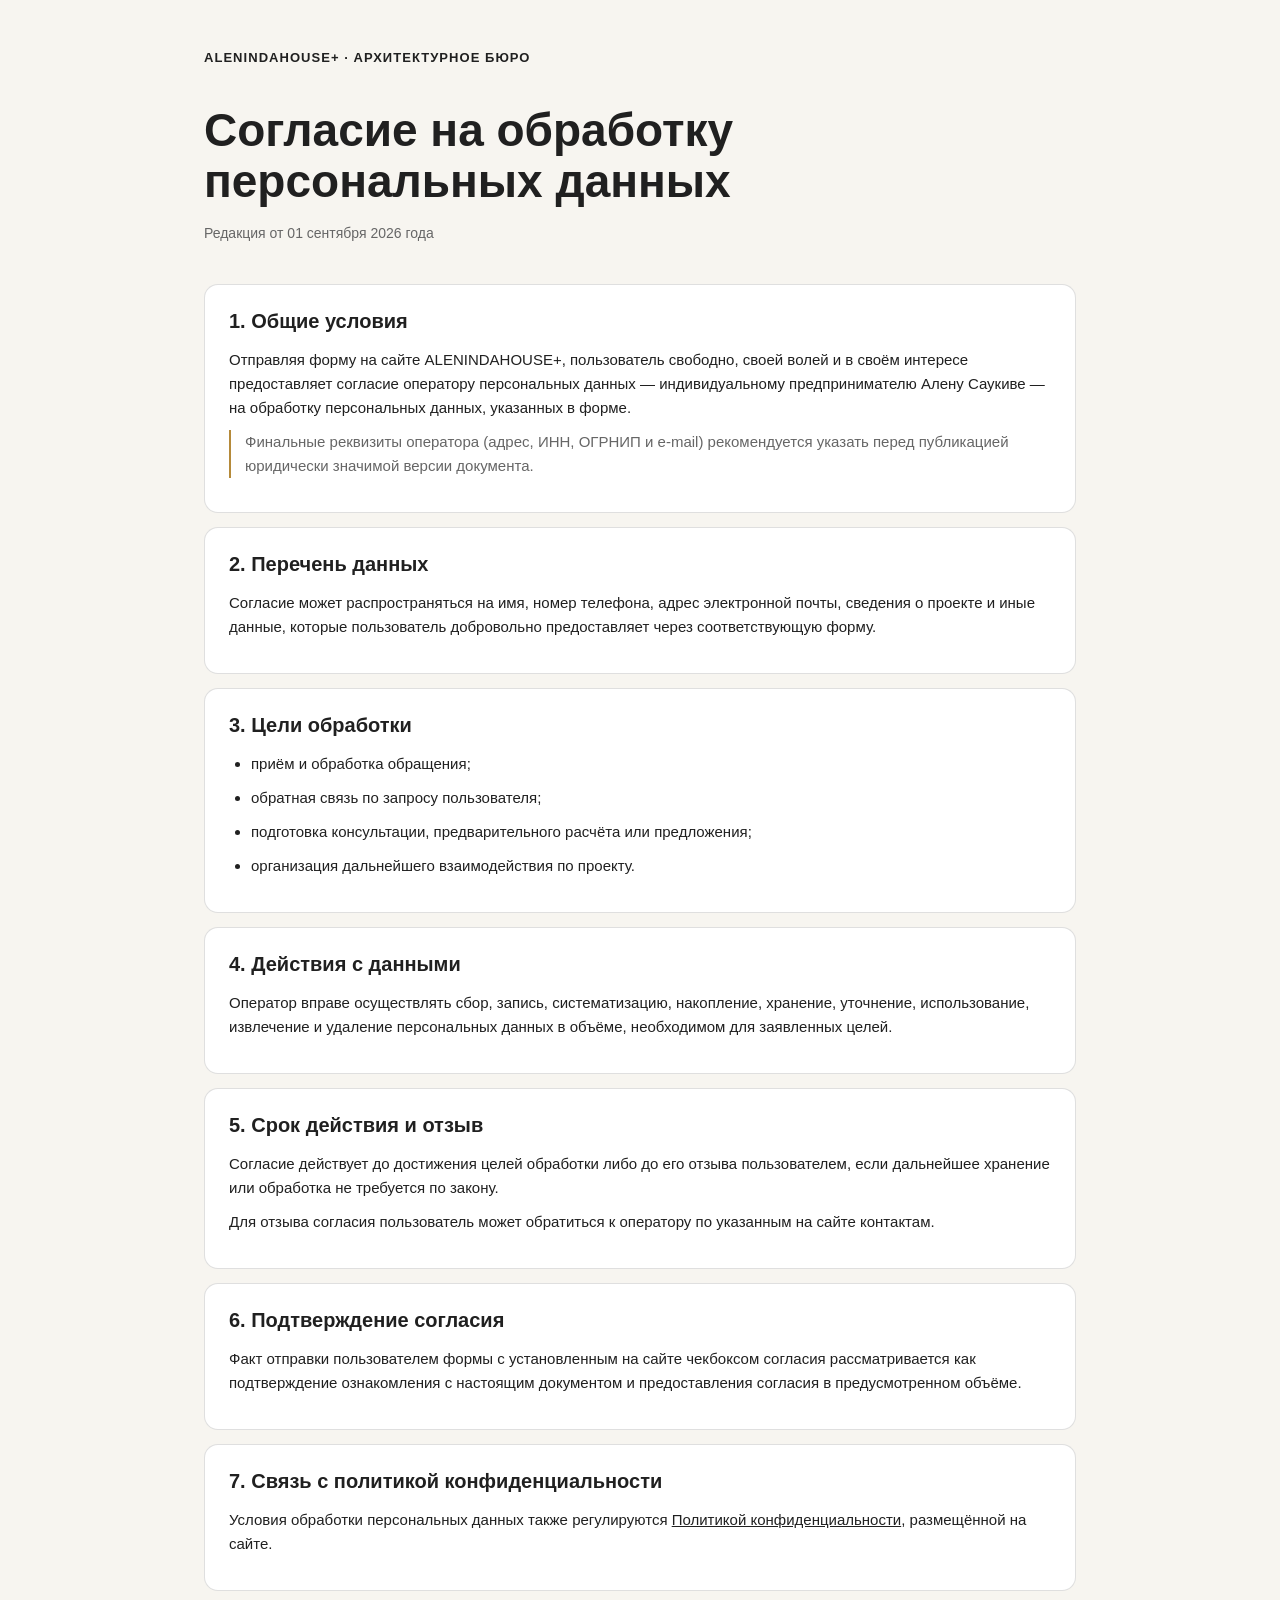
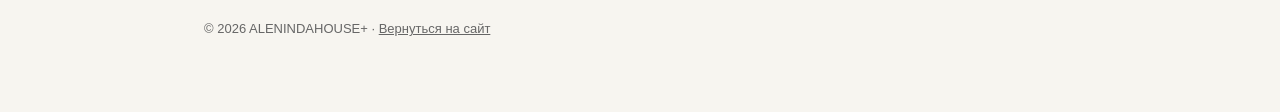
<file: personal-data-consent.html>
<!doctype html>
<html lang="ru">
<head>
  <meta charset="utf-8">
  <meta name="viewport" content="width=device-width, initial-scale=1">
  <title>Согласие на обработку персональных данных — ALENINDAHOUSE+</title>
  <meta name="description" content="Согласие на обработку персональных данных на сайте ALENINDAHOUSE+.">
  <style>
    :root{color-scheme:light;--bg:#f7f5f0;--card:#fff;--text:#202020;--muted:#666;--line:rgba(32,32,32,.14);--accent:#b58a3a}
    *{box-sizing:border-box}
    body{margin:0;background:var(--bg);color:var(--text);font-family:Arial,Helvetica,sans-serif;line-height:1.6}
    main{max-width:920px;margin:0 auto;padding:48px 24px 72px}
    .brand{font-size:13px;letter-spacing:.08em;font-weight:700;text-transform:uppercase;margin-bottom:36px}
    h1{font-size:clamp(30px,4vw,46px);line-height:1.12;margin:0 0 14px}
    .date{color:var(--muted);font-size:14px;margin-bottom:40px}
    section{background:var(--card);border:1px solid var(--line);border-radius:14px;padding:24px;margin:0 0 14px}
    h2{font-size:20px;line-height:1.25;margin:0 0 14px}
    p,li{font-size:15px;margin:0 0 10px}
    ul{padding-left:22px;margin:0}
    .note{border-left:2px solid var(--accent);padding-left:14px;color:var(--muted)}
    footer{margin-top:28px;color:var(--muted);font-size:13px}
    a{color:inherit}
    @media (max-width:760px){main{padding:32px 18px 48px}section{padding:20px}}
  </style>
</head>
<body>
<main>
  <div class="brand">ALENINDAHOUSE+ · Архитектурное бюро</div>
  <h1>Согласие на обработку персональных данных</h1>
  <div class="date">Редакция от 01 сентября 2026 года</div>

  <section>
    <h2>1. Общие условия</h2>
    <p>Отправляя форму на сайте ALENINDAHOUSE+, пользователь свободно, своей волей и в своём интересе предоставляет согласие оператору персональных данных — индивидуальному предпринимателю Алену Саукиве — на обработку персональных данных, указанных в форме.</p>
    <p class="note">Финальные реквизиты оператора (адрес, ИНН, ОГРНИП и e-mail) рекомендуется указать перед публикацией юридически значимой версии документа.</p>
  </section>

  <section>
    <h2>2. Перечень данных</h2>
    <p>Согласие может распространяться на имя, номер телефона, адрес электронной почты, сведения о проекте и иные данные, которые пользователь добровольно предоставляет через соответствующую форму.</p>
  </section>

  <section>
    <h2>3. Цели обработки</h2>
    <ul>
      <li>приём и обработка обращения;</li>
      <li>обратная связь по запросу пользователя;</li>
      <li>подготовка консультации, предварительного расчёта или предложения;</li>
      <li>организация дальнейшего взаимодействия по проекту.</li>
    </ul>
  </section>

  <section>
    <h2>4. Действия с данными</h2>
    <p>Оператор вправе осуществлять сбор, запись, систематизацию, накопление, хранение, уточнение, использование, извлечение и удаление персональных данных в объёме, необходимом для заявленных целей.</p>
  </section>

  <section>
    <h2>5. Срок действия и отзыв</h2>
    <p>Согласие действует до достижения целей обработки либо до его отзыва пользователем, если дальнейшее хранение или обработка не требуется по закону.</p>
    <p>Для отзыва согласия пользователь может обратиться к оператору по указанным на сайте контактам.</p>
  </section>

  <section>
    <h2>6. Подтверждение согласия</h2>
    <p>Факт отправки пользователем формы с установленным на сайте чекбоксом согласия рассматривается как подтверждение ознакомления с настоящим документом и предоставления согласия в предусмотренном объёме.</p>
  </section>

  <section>
    <h2>7. Связь с политикой конфиденциальности</h2>
    <p>Условия обработки персональных данных также регулируются <a href="privacy-policy.html">Политикой конфиденциальности</a>, размещённой на сайте.</p>
  </section>

  <footer>© 2026 ALENINDAHOUSE+ · <a href="index.html">Вернуться на сайт</a></footer>
</main>
</body>
</html>
</file>
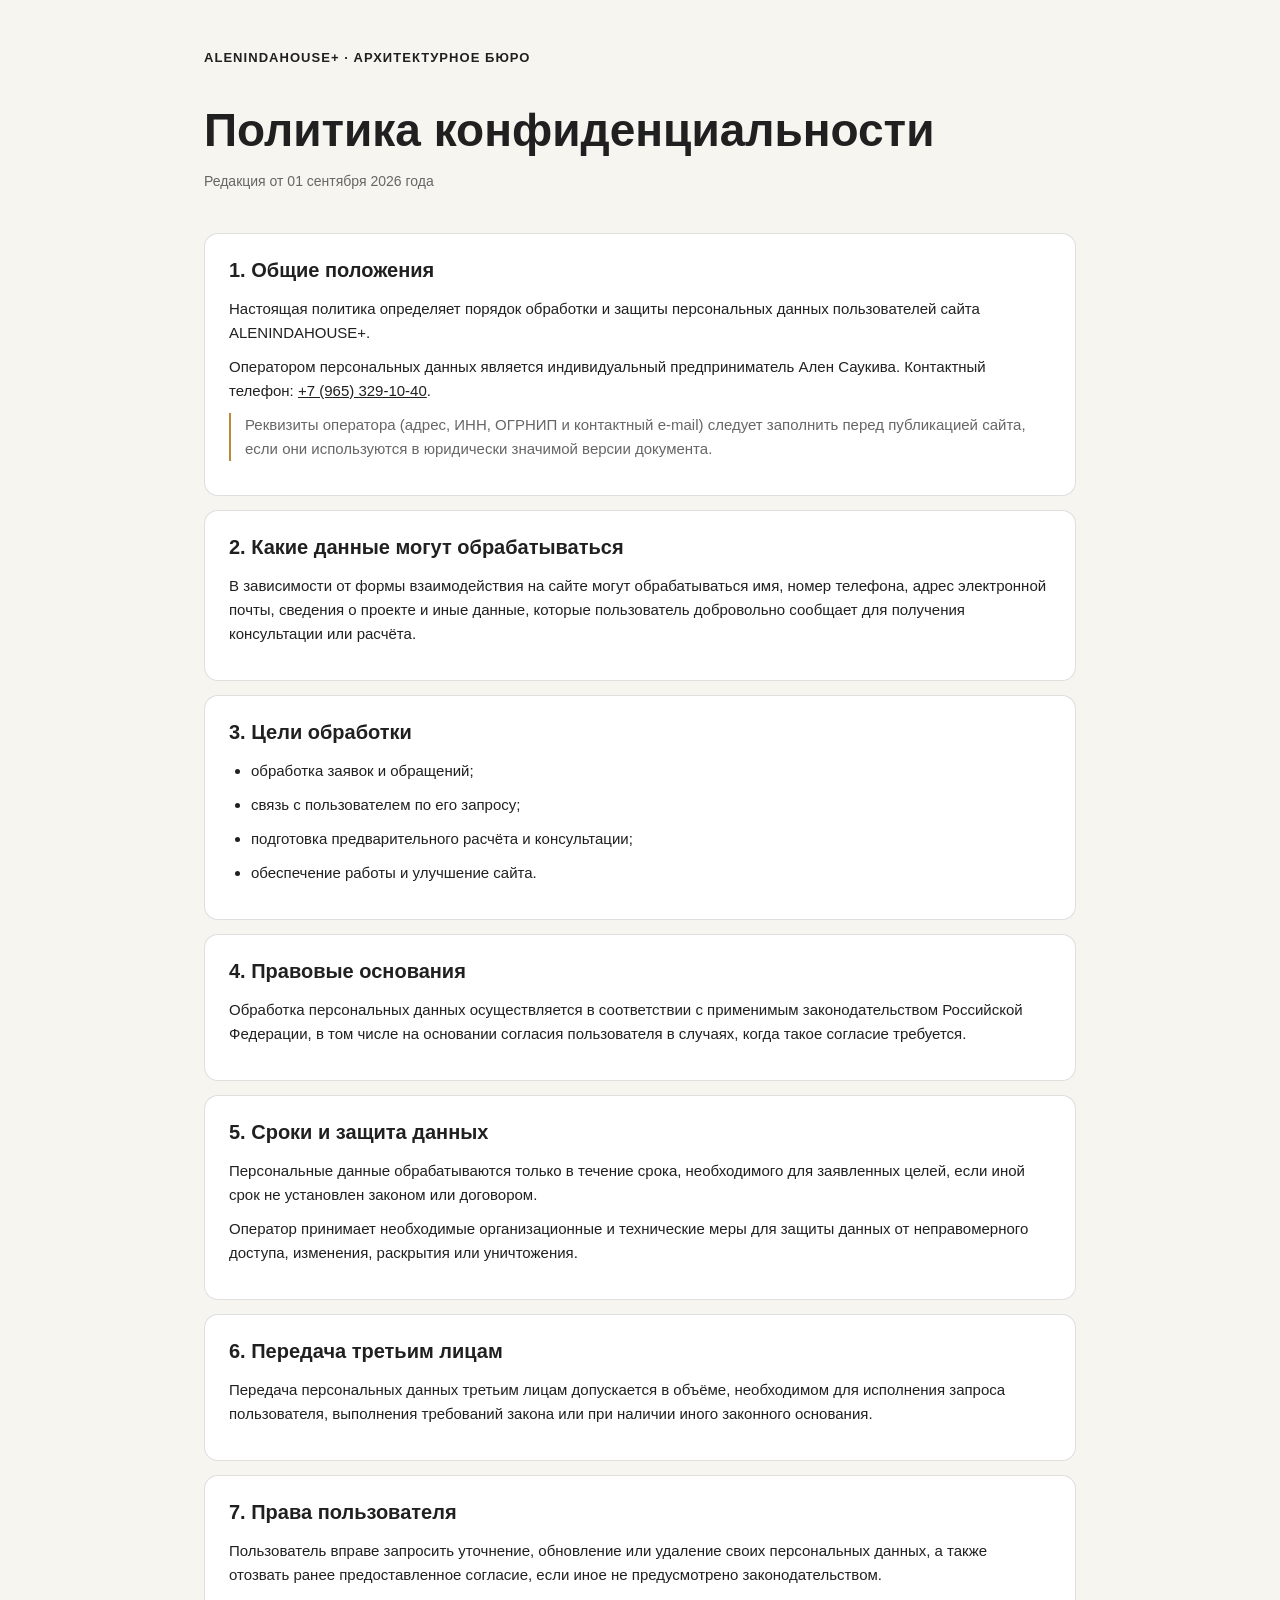
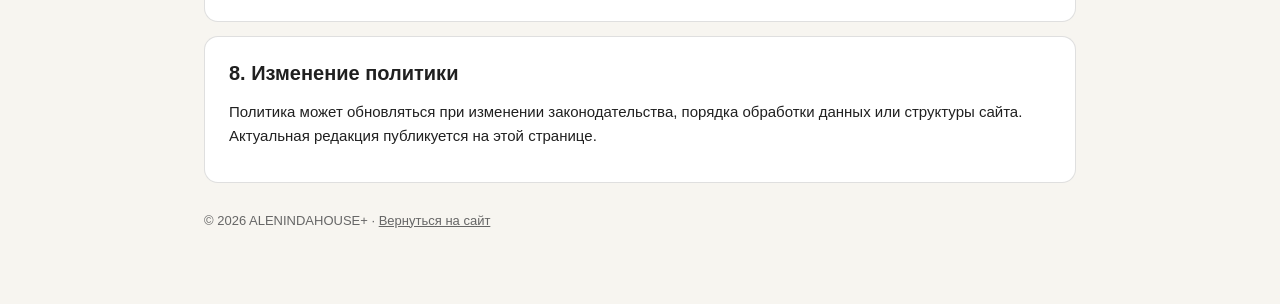
<file: privacy-policy.html>
<!doctype html>
<html lang="ru">
<head>
  <meta charset="utf-8">
  <meta name="viewport" content="width=device-width, initial-scale=1">
  <title>Политика конфиденциальности — ALENINDAHOUSE+</title>
  <meta name="description" content="Политика конфиденциальности сайта ALENINDAHOUSE+.">
  <style>
    :root{color-scheme:light;--bg:#f7f5f0;--card:#fff;--text:#202020;--muted:#666;--line:rgba(32,32,32,.14);--accent:#b58a3a}
    *{box-sizing:border-box}
    body{margin:0;background:var(--bg);color:var(--text);font-family:Arial,Helvetica,sans-serif;line-height:1.6}
    main{max-width:920px;margin:0 auto;padding:48px 24px 72px}
    .brand{font-size:13px;letter-spacing:.08em;font-weight:700;text-transform:uppercase;margin-bottom:36px}
    h1{font-size:clamp(30px,4vw,46px);line-height:1.12;margin:0 0 14px}
    .date{color:var(--muted);font-size:14px;margin-bottom:40px}
    section{background:var(--card);border:1px solid var(--line);border-radius:14px;padding:24px;margin:0 0 14px}
    h2{font-size:20px;line-height:1.25;margin:0 0 14px}
    p,li{font-size:15px;margin:0 0 10px}
    ul{padding-left:22px;margin:0}
    .note{border-left:2px solid var(--accent);padding-left:14px;color:var(--muted)}
    footer{margin-top:28px;color:var(--muted);font-size:13px}
    a{color:inherit}
    @media (max-width:760px){main{padding:32px 18px 48px}section{padding:20px}}
  </style>
</head>
<body>
<main>
  <div class="brand">ALENINDAHOUSE+ · Архитектурное бюро</div>
  <h1>Политика конфиденциальности</h1>
  <div class="date">Редакция от 01 сентября 2026 года</div>

  <section>
    <h2>1. Общие положения</h2>
    <p>Настоящая политика определяет порядок обработки и защиты персональных данных пользователей сайта ALENINDAHOUSE+.</p>
    <p>Оператором персональных данных является индивидуальный предприниматель Ален Саукива. Контактный телефон: <a href="tel:+79653291040">+7 (965) 329-10-40</a>.</p>
    <p class="note">Реквизиты оператора (адрес, ИНН, ОГРНИП и контактный e-mail) следует заполнить перед публикацией сайта, если они используются в юридически значимой версии документа.</p>
  </section>

  <section>
    <h2>2. Какие данные могут обрабатываться</h2>
    <p>В зависимости от формы взаимодействия на сайте могут обрабатываться имя, номер телефона, адрес электронной почты, сведения о проекте и иные данные, которые пользователь добровольно сообщает для получения консультации или расчёта.</p>
  </section>

  <section>
    <h2>3. Цели обработки</h2>
    <ul>
      <li>обработка заявок и обращений;</li>
      <li>связь с пользователем по его запросу;</li>
      <li>подготовка предварительного расчёта и консультации;</li>
      <li>обеспечение работы и улучшение сайта.</li>
    </ul>
  </section>

  <section>
    <h2>4. Правовые основания</h2>
    <p>Обработка персональных данных осуществляется в соответствии с применимым законодательством Российской Федерации, в том числе на основании согласия пользователя в случаях, когда такое согласие требуется.</p>
  </section>

  <section>
    <h2>5. Сроки и защита данных</h2>
    <p>Персональные данные обрабатываются только в течение срока, необходимого для заявленных целей, если иной срок не установлен законом или договором.</p>
    <p>Оператор принимает необходимые организационные и технические меры для защиты данных от неправомерного доступа, изменения, раскрытия или уничтожения.</p>
  </section>

  <section>
    <h2>6. Передача третьим лицам</h2>
    <p>Передача персональных данных третьим лицам допускается в объёме, необходимом для исполнения запроса пользователя, выполнения требований закона или при наличии иного законного основания.</p>
  </section>

  <section>
    <h2>7. Права пользователя</h2>
    <p>Пользователь вправе запросить уточнение, обновление или удаление своих персональных данных, а также отозвать ранее предоставленное согласие, если иное не предусмотрено законодательством.</p>
  </section>

  <section>
    <h2>8. Изменение политики</h2>
    <p>Политика может обновляться при изменении законодательства, порядка обработки данных или структуры сайта. Актуальная редакция публикуется на этой странице.</p>
  </section>

  <footer>© 2026 ALENINDAHOUSE+ · <a href="index.html">Вернуться на сайт</a></footer>
</main>
</body>
</html>
</file>
<file: styles.css>
/* =========================================================
   ALENINDAHOUSE+ — STABLE VERSION 2
   Mobile-first rebuild of screens 01–03.
   Geometry is defined once per component and then adapted upward.
   ========================================================= */
:root{
  --light-card-line:rgba(32,32,32,.14);
  --cta-font-family:var(--font-body);
  --cta-font-size:14px;
  --cta-font-weight:600;
  --cta-line-height:1;
  --cta-letter-spacing:0;

  --font-main:"Montserrat",Arial,sans-serif;
  --font-body:"Roboto",Arial,sans-serif;
  --bg:#111;
  --text:#f3f0eb;
  --muted:#a9a39b;
  --menu:#9d9992;
  --gold:#c99a57;
  --line:#2a2927;
  --telegram:#229ed9;
  --whatsapp:#25d366;
  --ui-radius:10px;
  --cta-height:48px;
  --cta-width:260px;
  --content-mobile:calc(100% - 28px);
  --screen-gap-mobile:40px;
  --screen-gap-tablet:52px;
  --screen-gap-desktop:60px;
  /* Hero typography checkpoint: one family for now; sizes are breakpoint-controlled and easy to retune. */
  --hero-kicker-size:14px;
  --hero-title-size:87px;
  --hero-body-size:16px;
  /* Desktop Hero final typography swap: kicker uses former body size; body uses former kicker size. */
  --hero-kicker-size-desktop:14px;
  --hero-body-size-desktop:16px;
  --hero-kicker-size-mobile:9px;
  --hero-title-size-mobile:56px;
  --hero-body-size-mobile:13px;
  --type-section-number-family: var(--font-body);
  --type-section-title-family: var(--font-body);
  --type-main-family: var(--font-main);
  --type-secondary-family: var(--font-body);
  --type-section-number-color: var(--muted);
  --type-section-title-color: var(--gold);
  --type-main-color: var(--text);
  --type-secondary-color: var(--muted);
  --section-main-title-size-mobile:32px;
  --section-main-title-line-mobile:1;
  --section-main-title-family:var(--font-main);
  --section-main-title-color:var(--text);
  --hero-call-accent:#d5bb98;
  --color-call-cta:#2F80ED;
  --color-call-cta-hover:#2F80ED;
  --section-header-gap:3px;
  --section-content-gap:28px;
  --section-copy-gap:24px;
  --section-component-gap:48px;
  --component-to-cta-gap:36px;
  --section-content-gap-compact:36px;
  --section-component-gap-compact:40px;
  --final-element-gap:18px;
  --section-header-font-family:var(--font-body);
  --section-header-size:14px;
  --section-header-line-height:1.18;
  --section-header-number-color:var(--muted);
  --section-header-title-color:var(--gold);
  --secondary-text-size-tablet:14px;
  --process-info-text-size:16px;
  --light-panel-bg:#eee9df;
  --light-panel-ink:#202020;
  --light-panel-muted:#6d6a64;
  --light-panel-line:rgba(32,32,32,.14);
}

*{box-sizing:border-box}
html{
  margin:0;
  min-height:100%;
  background:var(--bg);
  color:var(--text);
  scroll-behavior:smooth;
  scroll-padding-top:calc(72px + 16px);
}
body{
  margin:0;
  min-height:100%;
  background:var(--bg);
  color:var(--text);
  font-family:var(--font-body);
  overflow-x:hidden;
}
body.menu-open{
  overflow:hidden;
  overscroll-behavior:none;
}
a{color:inherit;text-decoration:none}
button,input,textarea,select{font:inherit}
button{color:inherit}

/* ---------- Shared engineering background ---------- */
.engineering-field{
  position:fixed;
  inset:0;
  z-index:0;
  width:100vw;
  height:100svh;
  pointer-events:none;
  overflow:hidden;
  opacity:1;
}
.engineering-field img{
  position:absolute;
  left:-40vw;
  top:3vh;
  width:145vw;
  height:100vh;
  max-width:none;
  object-fit:cover;
  object-position:center;
  opacity:.34;
  filter:contrast(1.2) brightness(1.12);
  mix-blend-mode:screen;
  transform:rotate(-3deg);
}
.engineering-field::after{
  content:"";
  position:absolute;
  inset:0;
  background:
    linear-gradient(90deg,transparent 0%,transparent 65%,rgba(17,17,17,.65) 82%,#111 100%),
    linear-gradient(180deg,#111 0%,transparent 12%,transparent 88%,#111 100%);
}

.site-header,
.hero,
.approach-section,
.process-section,
.knowledge-screen{
  position:relative;
  z-index:1;
}

/* ---------- Header: mobile first ---------- */
.site-header{
  min-height:72px;
  border-bottom:1px solid var(--line);
  background:rgba(17,17,17,.96);
  z-index:20;
}
.header-inner{
  position:relative;
  width:var(--content-mobile);
  min-height:72px;
  margin:0 auto;
  display:grid;
  grid-template-columns:minmax(0,1fr) auto auto;
  grid-template-areas:"brand contact menu";
  align-items:center;
  gap:8px;
}
.brand{
  grid-area:brand;
  display:inline-flex;
  align-items:center;
  min-width:0;
  white-space:nowrap;
  font-size:16px;
  font-weight:800;
  letter-spacing:.065em;
}
.brand-gold{color:var(--gold)}
.brand-space{color:transparent;display:inline-block;width:.28em;flex:0 0 .28em}
.brand-light{color:var(--text)}

.menu-toggle{
  grid-area:menu;
  display:block;
  width:30px;
  height:30px;
  padding:4px 0 4px 8px;
  margin-left:4px;
  border:0;
  border-left:1px solid var(--line);
  border-radius:0;
  background:none;
  cursor:pointer;
  justify-self:end;
  z-index:120;
  touch-action:manipulation;
}
.menu-toggle span{
  display:block;
  width:19px;
  height:1px;
  margin:4px 0;
  background:currentColor;
  transition:transform .2s ease, opacity .2s ease;
}
.menu-toggle[aria-expanded="true"] span:nth-child(1){transform:translateY(5px) rotate(45deg)}
.menu-toggle[aria-expanded="true"] span:nth-child(2){opacity:0}
.menu-toggle[aria-expanded="true"] span:nth-child(3){transform:translateY(-5px) rotate(-45deg)}

.main-nav{
  display:flex;
  position:fixed;
  top:0;
  right:0;
  z-index:100;
  width:clamp(280px,50vw,420px);
  height:clamp(320px,50vh,560px);
  padding:88px 28px 28px;
  flex-direction:column;
  align-items:stretch;
  justify-content:flex-start;
  gap:2px;
  background:rgba(17,17,17,.50);
  border:1px solid rgba(255,255,255,.10);
  border-top:0;
  border-right:0;
  border-bottom-left-radius:var(--ui-radius);
  box-shadow:-18px 18px 50px rgba(0,0,0,.30);
  backdrop-filter:blur(18px);
  -webkit-backdrop-filter:blur(18px);
  opacity:0;
  visibility:hidden;
  transform:translate3d(18px,-8px,0);
  pointer-events:none;
  transition:opacity .28s ease,transform .32s ease,visibility 0s linear .32s;
}
.main-nav.open{
  opacity:1;
  visibility:visible;
  transform:translate3d(0,0,0);
  pointer-events:auto;
  transition-delay:0s;
}
.menu-backdrop{
  position:fixed;
  inset:0;
  z-index:90;
  background:rgba(0,0,0,.22);
  opacity:0;
  visibility:hidden;
  pointer-events:none;
  transition:opacity .28s ease,visibility 0s linear .28s;
}
.menu-backdrop.open{
  opacity:1;
  visibility:visible;
  pointer-events:auto;
  transition-delay:0s;
}

/* ---------- Shared CTA ---------- */
.cta{
  display:inline-flex;
  align-items:center;
  justify-content:center;
  gap:10px;
  width:var(--cta-width);
  min-width:var(--cta-width);
  height:var(--cta-height);
  min-height:var(--cta-height);
  padding:0 20px;
  border:1px solid transparent;
  border-radius:var(--ui-radius);
  font-family:var(--cta-font-family);
  font-size:var(--cta-font-size);
  line-height:var(--cta-line-height);
  font-weight:var(--cta-font-weight);
  letter-spacing:var(--cta-letter-spacing);
  white-space:nowrap;
  box-sizing:border-box;
  flex:0 0 auto;
  cursor:pointer;
}
.cta-primary{
  background:var(--gold);
  color:#16130f;
  border-color:var(--gold);
}
.cta-secondary{
  background:transparent;
  color:var(--text);
  border-color:rgba(243,240,235,.55);
}
.cta-secondary:hover{border-color:var(--text);background:rgba(255,255,255,.04)}

/* V5.9 — Global light-surface secondary CTA. Same physical/visual variant as approved S04. */
.cta-light-projects{
  background:transparent !important;
  color:var(--light-panel-ink) !important;
  border-color:var(--light-panel-ink) !important;
}
.cta-light-projects:hover,.cta-light-projects:focus-visible{
  background:var(--light-panel-ink) !important;
  color:var(--light-panel-bg) !important;
  border-color:var(--light-panel-ink) !important;
}


/* APPROVED TYPOGRAPHY — VARIANT 1: Montserrat + Roboto */
.brand, h1, h2, h3 {font-family:var(--font-main)}
body,.main-nav,.cta,.approach,.section-heading,.section-index,.approach-kicker,.process-kicker,.process-num,.hero-description,.slide-overlay,.carousel-btn,.process-item p {font-family:var(--font-body)}


/* ---------- Screen 01 / Hero: mobile first ---------- */
.hero{
  margin-bottom:var(--screen-gap-mobile);
  padding:22px 0 20px;
}
.hero-shell{
  width:var(--content-mobile);
  margin:0 auto;
  display:grid;
  grid-template-columns:1fr;
  gap:24px;
  align-items:start;
}
.hero-copy{
  min-width:0;
  display:flex;
  flex-direction:column;
  justify-content:flex-start;
}
.approach{
  display:flex;
  flex-wrap:wrap;
  align-items:baseline;
  gap:6px;
  margin:0 0 16px;
  color:var(--gold);
  font-size:var(--hero-kicker-size,9px);
  line-height:1.35;
  letter-spacing:.08em;
  font-weight:600;
}
.approach strong{font-weight:700}
.approach i{font-style:normal}.approach-divider{margin:0 2px}

h1{
  margin:0;
  max-width:9.8ch;
  font-size:56px;
  line-height:.89;
  letter-spacing:-.065em;
  font-weight:800;
}
h1 span{display:block}
.accent-line{color:var(--gold)}
.hero-description{
  max-width:42em;
  margin:15px 0 0;
  color:var(--muted);
  font-size:var(--hero-body-size-mobile,13px);
  line-height:1.42;
  font-weight:500;
  letter-spacing:-.01em;
}
.hero-actions{
  display:flex;
  flex-direction:column;
  align-items:stretch;
  gap:10px;
  margin-top:16px;
}
.hero-actions .cta{
  width:100%;
  min-width:0;
}
.approach-cta,
.process-cta-wrap .cta{
  width:100%;
  min-width:0;
  max-width:none;
}

.hero-media{
  width:100%;
  min-width:0;
  aspect-ratio:1 / 1;
  align-self:start;
}
.carousel{
  position:relative;
  width:100%;
  height:100%;
  overflow:hidden;
  border-radius:var(--ui-radius);
}
.slides{
  width:100%;
  height:100%;
  display:flex;
  transition:transform .55s cubic-bezier(.22,.61,.36,1);
}
.slide{
  position:relative;
  flex:0 0 100%;
  width:100%;
  height:100%;
  overflow:hidden;
  background:#222;
}
.slide-image{
  position:absolute;
  inset:0;
  width:100%;
  height:100%;
  display:block;
  object-fit:cover;
}
.image-1{object-position:center}
.image-2{object-position:center}
.image-3{object-position:center 54%}
.image-4{object-position:50% 66%}
.slide::after{
  content:"";
  position:absolute;
  inset:0;
  background:linear-gradient(180deg,rgba(0,0,0,.03),rgba(0,0,0,.08) 48%,rgba(0,0,0,.34));
}
.slide-overlay{
  position:absolute;
  z-index:5;
  left:3%;
  right:3%;
  bottom:3%;
  min-height:40px;
  padding:10px 16px;
  display:flex;
  align-items:center;
  justify-content:space-between;
  gap:16px;
  border-radius:var(--ui-radius);
  background:rgba(17,17,17,.68);
  backdrop-filter:blur(10px);
  color:#e8e3db;
  font-family:var(--font-body);
  font-size:14px;
  line-height:1.35;
  font-weight:300;
  letter-spacing:-.01em;
}
.slide-overlay span{position:relative;min-width:0}
.slide-overlay .slide-counter{
  position:static;
  flex:0 0 auto;
  transform:none;
  font-variant-numeric:tabular-nums;
  color:rgba(232,227,219,.9);
  white-space:nowrap;
}
.slide-overlay span:last-child{
  margin-left:auto;
  text-align:right;
  white-space:normal;
}

.carousel-btn{
  position:absolute;
  top:50%;
  z-index:10;
  width:auto;
  height:auto;
  min-width:0;
  min-height:0;
  padding:0;
  margin:0;
  border:0;
  border-radius:0;
  background:transparent;
  color:#fff;
  transform:translateY(-50%);
  cursor:pointer;
  font-family:var(--font-body);
  font-size:14px;
  font-weight:400;
  line-height:1;
  text-shadow:0 2px 10px rgba(0,0,0,.35);
  backdrop-filter:none;
  -webkit-backdrop-filter:none;
  transition:opacity .2s ease,transform .2s ease;
}
.carousel-btn:hover,.carousel-btn:focus-visible{background:transparent;opacity:.72;outline:none}
.carousel-btn.prev{left:18px}
.carousel-btn.next{right:18px}
.carousel-btn.prev:hover{transform:translateY(-50%) translateX(-1px)}
.carousel-btn.next:hover{transform:translateY(-50%) translateX(1px)}


/* Hero controls: primary hover is intentionally high-contrast; carousel uses quiet dots below the image. */
.cta-primary{transition:background-color .2s ease,color .2s ease,border-color .2s ease}
.cta-primary:hover,.cta-primary:focus-visible{background:#b98949;color:#fff;border-color:#b98949}
.carousel-btn{display:block}

/* ---------- Screen 02 / Approach: mobile first ---------- */
.approach-section{
  min-height:0;
  margin-bottom:var(--screen-gap-mobile);
  padding:0;
  overflow:visible;
  background:transparent;
}
.approach-section-shell{
  width:var(--content-mobile);
  margin:0 auto;
  min-height:0;
  display:flex;
  flex-direction:column;
  align-items:center;
  justify-content:center;
  gap:18px;
}
.section-heading{
  width:100%;
  display:flex;
  flex-direction:column;
  align-items:flex-start;
  justify-content:center;
  gap:7px;
  text-align:left;
}
.section-index{
  margin:0;
  padding:0;
  color:#7f7a74;
  font-size:10px;
  line-height:1.2;
  font-weight:500;
  letter-spacing:.14em;
  white-space:nowrap;
}
.section-index span{margin:0 .5em;color:#625e59}
.approach-kicker,
.process-kicker{
  margin:0;
  color:var(--gold);
  font-size:9px;
  line-height:1.2;
  font-weight:600;
  letter-spacing:.15em;
  text-align:left;
  white-space:nowrap;
}
.approach-content{
  width:100%;
  min-height:0;
  display:flex;
  align-items:center;
  justify-content:center;
}
.approach-copy{
  width:100%;
  margin:0 auto;
  text-align:center;
  display:flex;
  flex-direction:column;
  align-items:center;
}
.approach-copy h2{
  width:100%;
  max-width:15.5ch;
  margin:0 auto;
  color:var(--text);
  font-size:14px;
  line-height:1;
  letter-spacing:-.055em;
  font-weight:400;
  text-wrap:balance;
}
.approach-info{
  width:100%;
  max-width:36em;
  margin:20px auto 0;
}
.approach-copy p{
  max-width:900px;
  margin:0 auto;
  color:var(--muted);
  font-size:14px;
  line-height:1.43;
  font-weight:500;
  letter-spacing:-.015em;
}
.approach-copy p+p{margin-top:7px}
.approach-cta{margin-top:24px}

/* ---------- Screen 03 / Process: mobile first ---------- */
.process-section{
  min-height:0;
  margin-bottom:var(--screen-gap-mobile);
  padding:0 0 20px;
  overflow:visible;
  background:transparent;
}
.process-shell{
  width:var(--content-mobile);
  margin:0 auto;
}
.process-head{
  display:flex;
  flex-direction:column;
  align-items:center;
  text-align:center;
}
.process-head .section-heading{margin:0}
.process-head h2{
  margin:20px auto 0;
  max-width:14ch;
  color:var(--text);
  font-size:14px;
  line-height:1;
  letter-spacing:-.06em;
  font-weight:400;
  text-align:center;
  text-wrap:balance;
}
.process-list{
  margin-top:44px;
  display:grid;
  grid-template-columns:1fr;
  border-top:1px solid var(--line);
}
.process-item{
  min-width:0;
  min-height:0;
  padding:22px 0;
  border-right:0;
  border-bottom:1px solid var(--line);
  display:grid;
  grid-template-columns:42px minmax(0,1fr);
  gap:12px;
  text-align:left;
}
.process-item:last-child{border-bottom:0}
.process-num{
  color:var(--gold);
  font-size:13px;
  line-height:1.2;
  font-weight:600;
  letter-spacing:.06em;
}
.process-item h3{
  margin:0;
  color:var(--text);
  font-size:21px;
  line-height:1.15;
  font-weight:500;
  letter-spacing:-.025em;
}
.process-item p{
  margin:14px 0 0;
  color:var(--muted);
  font-size:14px;
  line-height:1.5;
  font-weight:500;
}
.process-cta-wrap{
  display:flex;
  justify-content:center;
  margin-top:30px;
}



/* ---------- Menu sizing on narrow phones ---------- */
@media (max-width:420px){
  .main-nav{width:min(78vw,320px);height:min(58vh,520px);padding:78px 22px 24px}
}

/* ---------- Small mobile ---------- */
@media (max-width:380px){
  .brand{font-size:15px}
  .menu-toggle{width:28px;margin-left:2px;padding-left:7px}
  .menu-toggle span{width:18px}
  .hero-shell{gap:18px}
  .hero-description{font-size:12px}
  .hero-actions{gap:8px}
  .cta{font-size:14px;padding-inline:20px}
  .slide-overlay{min-height:40px;padding:8px 12px;font-size:11px;gap:10px}
  .carousel-btn{font-size:21px}
}

/* ---------- Tablet / compact desktop: hamburger header ---------- */
@media (min-width:761px) and (max-width:1439px){
  .menu-toggle{display:block;visibility:visible;pointer-events:auto;}
  .main-nav{display:none;}
  .main-nav.open{display:flex;}
}

@media (min-width:761px){
  .cta{height:48px;min-height:48px;width:260px;min-width:260px}
  html{scroll-padding-top:calc(82px + 16px)}
  .site-header{min-height:82px}
  .header-inner{
    width:min(1400px,calc(100% - 40px));
    min-height:82px;
    grid-template-columns:minmax(0,1fr) auto auto;
    grid-template-areas:"brand contact menu";
    gap:18px;
  }
  .brand{font-size:14px;letter-spacing:.08em}
  .menu-toggle{display:block}
  .main-nav{display:none}
  .main-nav.open{display:flex}

  .hero{
    margin-bottom:var(--screen-gap-tablet);
    padding:28px 0 36px;
  }
  .hero-shell{
    width:min(1200px,calc(100% - 40px));
    grid-template-columns:minmax(0,.98fr) minmax(0,1.02fr);
    gap:28px;
    align-items:center;
  }
  .hero-copy{min-height:0}
  .approach{font-size:14px;margin-bottom:20px;font-weight:600}
  .approach strong{font-weight:600}
  h1{font-size:14px;max-width:10.5ch}
  .hero-description{font-size:14px;margin-top:20px;font-weight:400}
  .hero-actions{flex-direction:row;align-items:center;gap:16px;margin-top:22px}
  .hero-actions .cta{width:260px;min-width:260px}
  .hero-media{width:min(100%,600px);justify-self:end;align-self:center}
  .carousel{width:100%;max-width:600px}
  .slide-overlay{min-height:48px;padding:10px 18px;font-size:14px;gap:14px}

  .approach-section{margin-bottom:var(--screen-gap-tablet);min-height:0}
  .approach-section-shell{width:min(1200px,calc(100% - 40px));min-height:500px;gap:18px}
  .section-index{font-size:14px;letter-spacing:.16em}
  .section-heading{align-items:flex-start;text-align:left}
  .approach-kicker,.process-kicker{font-size:14px;letter-spacing:.18em;text-align:left}
  .approach-copy h2{max-width:1000px;font-size:44px}
  .approach-info{max-width:900px;margin-top:20px}
  .approach-copy p{font-size:14px;min-width:var(--cta-width);margin-top:26px}

  .process-section{margin-bottom:var(--screen-gap-tablet)}
  .process-shell{width:min(1200px,calc(100% - 40px))}
  .process-head h2{font-size:14px;margin-top:22px}
  .process-list{margin-top:52px;grid-template-columns:repeat(4,minmax(0,1fr))}
  .process-item{
    min-height:230px;
    padding:24px 18px 20px 0;
    border-right:1px solid var(--line);
    border-bottom:0;
    grid-template-columns:34px minmax(0,1fr);
    gap:10px;
  }
  .process-item+.process-item{padding-left:18px}
  .process-item:last-child{border-right:0}
  .process-item h3{font-size:14px;margin-top:20px}
  .process-cta-wrap{margin-top:38px}
  .process-cta-wrap .cta{width:260px;min-width:260px}
}


/* ---------- Tablet CTA safety: stack actions when the copy column is too narrow ---------- */
@media (min-width:761px) and (max-width:1100px){
  /* Tablet rule: every CTA uses the same physical geometry.
     This intentionally overrides the hero's narrow-column fallback. */
  .hero-actions{
    flex-direction:row;
    align-items:center;
    gap:16px;
    flex-wrap:wrap;
  }
  .hero-actions .cta,
  .approach-cta,
  .process-cta-wrap .cta{
    width:260px;
    min-width:260px;
    max-width:260px;
    height:48px;
    min-height:48px;
    max-height:48px;
  }
}

/* ---------- Full horizontal navigation: only when it physically fits ---------- */
@media (min-width:1440px){
  .header-inner{
    width:min(1400px,calc(100% - 64px));
    grid-template-columns:auto minmax(0,1fr) auto;
    grid-template-areas:"brand nav contact";
    gap:clamp(24px,2.4vw,44px);
  }
  .menu-toggle{display:none}
  .main-nav{
    display:flex;
    position:static;
    width:auto;
    height:auto;
    min-height:0;
    padding:0;
    flex-direction:row;
    align-items:center;
    justify-content:center;
    gap:clamp(14px,1.4vw,24px);
    background:none;
    border:0;
    border-radius:0;
    box-shadow:none;
    backdrop-filter:none;
    -webkit-backdrop-filter:none;
    z-index:auto;
    grid-area:nav;
    opacity:1;
    visibility:visible;
    transform:none;
    pointer-events:auto;
    transition:none;
  }
  .main-nav a{
    width:auto;
    padding:0;
    font-size:14px;
    text-align:left;
  }
}

/* ---------- Desktop ---------- */
@media (min-width:1101px){
  .engineering-field img{
    left:-8vw;
    top:-4vh;
    width:76vw;
    height:108vh;
    opacity:.55;
    filter:contrast(1.18) brightness(1.06);
    transform:none;
  }
  .engineering-field::after{
    background:
      linear-gradient(90deg,rgba(17,17,17,0) 0%,rgba(17,17,17,.03) 30%,rgba(17,17,17,.18) 42%,rgba(17,17,17,.62) 50%,rgba(17,17,17,.94) 58%,#111 67%,#111 100%),
      linear-gradient(180deg,#111 0%,transparent 13%,transparent 87%,#111 100%);
  }

  .hero{
    min-height:calc(100svh - 82px);
    padding:32px 0 44px;
  }
  .hero-shell{
    width:min(1400px,calc(100% - 64px));
    min-height:calc(100svh - 82px - 76px);
    grid-template-columns:minmax(0,.96fr) minmax(0,1.04fr);
    gap:clamp(34px,4vw,70px);
  }
  .approach{margin-bottom:26px;font-size:var(--hero-kicker-size-desktop);font-weight:600}
  .approach strong{font-weight:600}
  h1{font-size:var(--hero-title-size);max-width:10.5ch}
  .hero-description{max-width:620px;font-size:var(--hero-body-size-desktop);margin-top:24px;font-weight:400}
  .hero-actions{gap:18px;margin-top:26px}
  .hero-media{width:min(100%,600px);max-width:600px;justify-self:end}
  .carousel{width:100%;max-width:600px}
  .slide-overlay{min-height:48px;padding:10px 20px;font-size:14px;gap:16px}

  .approach-section{
    min-height:0;
    margin-bottom:var(--screen-gap-desktop);
  }
  .approach-section-shell{
    width:min(1400px,calc(100% - 64px));
    min-height:440px;
  }
  
  .approach-copy p{font-size:16px}
  .approach-cta{margin-top:28px}

  .process-section{margin-bottom:var(--screen-gap-desktop)}
  .process-shell{width:min(1400px,calc(100% - 64px))}
  .process-head h2{font-size:44px}
  .process-list{margin-top:56px}
  .process-item{min-height:230px;padding-right:28px}
  .process-item+.process-item{padding-left:28px}
  .process-cta-wrap{margin-top:42px}
}

/* ---------- Very short desktop screens: never force content under the carousel ---------- */
@media (min-width:1101px) and (max-height:760px){
  .hero{padding-top:20px;padding-bottom:28px}
  .hero-shell{min-height:0}
  .hero-media{max-width:min(600px,calc(100svh - 150px))}
  .hero-description{margin-top:18px;font-size:14px}
  .hero-actions{margin-top:18px}
}

/* ---------- Final mobile CTA rule: full-width on every compact viewport ---------- */
@media (max-width:760px){
  .hero-actions .cta,
  .approach-cta,
  .process-cta-wrap .cta{
    width:100%;
    min-width:0;
    max-width:none;
  }
  .hero-actions{
    flex-direction:column;
    align-items:stretch;
  }
}

/* V1.2.9A — mobile callback is the third Hero button and uses the exact main CTA geometry. */
@media (max-width:767px){
  .hero-mobile-call{
    width:100%;
    min-width:0;
    max-width:none;
    height:var(--cta-height);
    min-height:var(--cta-height);
  }
}


/* =========================================================
   Screen 04 — Preliminary calculation
   New component. Does not redefine screens 01–03 components.
   ========================================================= */
.s04{
  --s04-dark:#171717;
  --s04-cream:var(--light-panel-bg);
  --s04-ink:var(--light-panel-ink);
  --s04-muted:var(--light-panel-muted);
  --s04-line:var(--light-panel-line);
  --s04-radius:10px;
  --s04-control-h:48px;
  position:relative;
  z-index:2;
  isolation:isolate;
  overflow:visible;
  min-height:calc(100svh - 82px);
  padding:clamp(54px,5vw,72px) 0 clamp(54px,6vw,80px);
  background:transparent;
  color:var(--s04-ink);
}
.s04 .wrap{position:relative;z-index:1;width:min(1280px,calc(100% - 64px));margin:0 auto}
.s04 .eyebrow{font-size:var(--s04-eyebrow,14px);line-height:1.2;letter-spacing:.08em;text-transform:uppercase;margin-bottom:10px}
.s04 .eyebrow span{color:var(--gold)}
.s04 h1{max-width:none;margin:0 0 14px;font-size:var(--s04-title,14px);line-height:.98;letter-spacing:-.03em;font-weight:500;white-space:normal}
.s04 h1 span{color:var(--gold)}
.s04 .intro{max-width:650px;margin:0 0 42px;color:var(--s04-muted);font-size:var(--s04-intro,17px);line-height:1.55}
.s04 .grid{display:grid;grid-template-columns:minmax(0,1.05fr) minmax(330px,.75fr);gap:clamp(34px,4vw,64px);align-items:center}
.s04 .calc{min-height:540px;padding:32px;border-radius:var(--s04-radius);background:var(--s04-dark);color:#f4f1eb;box-shadow:0 20px 50px rgba(0,0,0,.12)}
.s04 .progress{display:flex;align-items:center;justify-content:space-between;margin-bottom:28px;color:#aaa;font-size:12px;letter-spacing:.08em}
.s04 .progress i{height:2px;flex:1;margin:7px 10px;background:#444}
.s04 .q-label{margin-bottom:10px;color:#aaa;font-size:13px}
.s04 .q{margin-bottom:26px;font-size:30px;line-height:1.1}
.s04 .opts{display:grid;grid-template-columns:1fr 1fr;gap:10px}
.s04 .opt{min-height:52px;padding:12px 14px;border:1px solid #4a4a4a;border-radius:10px;background:transparent;color:#eee;text-align:left;cursor:pointer}
.s04 .opt:hover{border-color:var(--gold);background:rgba(201,164,92,.1)}
.s04 .controls{display:flex;gap:10px;margin-top:30px}
.s04 .next,.s04 .back{height:var(--s04-control-h);padding:0 22px;border-radius:10px;cursor:pointer}
.s04 .next{border:0;background:var(--gold);color:#171717;font-weight:600}
.s04 .back{border:1px solid #555;background:transparent;color:#eee}
.s04 .slider{padding:10px 0}
.s04 .value{margin:5px 0 18px;font-size:42px}
.s04 input[type=range]{width:100%;accent-color:var(--gold)}
.s04 .ranges{display:flex;justify-content:space-between;color:#999;font-size:12px}
.s04 .trust h2{margin:0 0 22px;font-size:26px;line-height:1.15;font-weight:500}
.s04 .result{display:none;margin-top:24px;padding-top:22px;border-top:1px solid #444}
.s04 .result.show{display:block}
.s04 .rk{color:#aaa;font-size:12px;letter-spacing:.08em;text-transform:uppercase}
.s04 .price{margin:8px 0 10px;font-size:48px;line-height:1}
.s04 .meta{color:#bbb;font-size:14px}
.s04 .note{margin:18px 0;color:#aaa;font-size:13px;line-height:1.45}
.s04 .included-link{margin:0 0 12px;padding:0;border:0;background:none;color:var(--gold);font:inherit;font-size:13px;text-align:left;cursor:pointer}
.s04 .included{margin:0 0 18px;padding:14px;border:1px solid #444;border-radius:10px;color:#bbb;font-size:13px;line-height:1.5}
.s04 .included strong{color:#eee}.s04 .included ul{margin:8px 0;padding-left:18px}.s04 .included p{margin:10px 0 0}
.s04 .result-actions{display:grid;grid-template-columns:1fr 1fr;gap:10px}
.s04 .result-actions .next,.s04 .result-actions .back{width:100%}
.s04 .disc{margin-top:14px;color:#777;font-size:12px;line-height:1.5}
.s04 .calc-summary{display:grid;gap:8px;margin:14px 0 4px;padding-top:2px}
.s04 .calc-summary>div{display:flex;justify-content:space-between;gap:18px;padding:7px 0;border-bottom:1px solid #3b3b3b}
.s04 .calc-summary span{color:#999;font-size:13px}.s04 .calc-summary strong{color:#eee;font-size:14px;text-align:right}

/* ===== Screen 04 background architecture — alternating underlay =====
   Screens 01–03 keep the continuous dark engineering field.
   Screen 04 deliberately switches to a light cream underlay.
   No dark-to-light overlay gradient is used: the color change is a clean
   section transition, while the engineering drawing continues as a separate
   right-shifted visual layer inside screen 04. */
.s04{
  background:var(--s04-cream);
}

.s04::before{
  content:"";
  position:absolute;
  z-index:0;
  inset:0;
  pointer-events:none;
  background:
    radial-gradient(circle at 76% 52%, rgba(255,255,255,.34) 0%, rgba(255,255,255,.12) 24%, transparent 54%),
    linear-gradient(180deg, rgba(255,255,255,.16) 0%, transparent 28%, rgba(205,196,181,.10) 100%);
}

.s04::after{
  content:"";
  position:absolute;
  z-index:0;
  top:0;
  right:0;
  bottom:0;
  left:0;
  pointer-events:none;
  background-image:url('assets/engineering-linework.png');
  background-repeat:no-repeat;
  background-position:118% 50%;
  background-size:auto 118%;
  opacity:.12;
  filter:grayscale(1) contrast(.88) brightness(1.12);
  mix-blend-mode:multiply;
  -webkit-mask-image:linear-gradient(90deg,transparent 0%,transparent 24%,rgba(0,0,0,.55) 43%,#000 66%,#000 88%,transparent 100%);
  mask-image:linear-gradient(90deg,transparent 0%,transparent 24%,rgba(0,0,0,.55) 43%,#000 66%,#000 88%,transparent 100%);
}

@media (max-width:900px){
  .s04::after{
    background-position:122% 48%;
    background-size:auto 104%;
    opacity:.095;
  }
}

@media (max-width:560px){
  .s04::after{
    background-position:132% 42%;
    background-size:auto 88%;
    opacity:.075;
  }
}

.calc04-modal{position:fixed;inset:0;z-index:100;display:none;align-items:center;justify-content:center;padding:20px;background:rgba(17,17,17,.58);backdrop-filter:blur(6px)}
.calc04-modal.open{display:flex}
.calc04-modal-card{position:relative;width:min(520px,100%);padding:34px;border-radius:14px;background:var(--s04-cream);color:var(--s04-ink);box-shadow:0 30px 80px rgba(0,0,0,.28)}
.calc04-modal-card h3{margin:0 0 10px;font-size:28px;font-weight:500}.calc04-modal-card p{margin:0 0 22px;color:var(--s04-muted);line-height:1.5}
.calc04-modal-close{position:absolute;top:10px;right:12px;width:38px;height:38px;border:0;background:transparent;color:var(--s04-ink);font-size:30px;line-height:1;cursor:pointer}
.calc04-modal-card #calc04ModalClose2{height:48px;padding:0 22px;border:0;border-radius:10px;background:var(--gold);color:#171717;font-weight:600;cursor:pointer}

@media (max-width:1100px){
  .s04 .wrap{width:min(1200px,calc(100% - 40px))}
  .s04{min-height:0}
}
@media (max-width:900px){
  .s04{padding:48px 0 70px}
  .s04 .grid{grid-template-columns:1fr;gap:32px}
  .s04 .calc{order:1}.s04 .trust{order:2}
}
@media (max-width:760px){
  .s04 .wrap{width:calc(100% - 28px)}
  .s04 .calc{padding:22px;min-height:0}
  .s04 .q{font-size:25px}.s04 .opts{grid-template-columns:1fr}
  .s04 .controls{flex-direction:column}.s04 .controls button{width:100%}
  .s04 .price{font-size:40px}
  .s04 .result-actions{grid-template-columns:1fr}
  .s04 .calc-summary>div{display:block}.s04 .calc-summary strong{display:block;margin-top:3px;text-align:left}
}
@media (max-width:560px){
  .s04{padding:36px 0 60px}
}


/* ===== FULL LANDING PROTOTYPE: BLOCKS 03 / 06–10 =====
   These blocks use the same section-index + kicker system as 01–04.
   No structural overrides are applied to the existing first four blocks. */
.section-light{position:relative;background:#f3eee5;color:#1a1917;overflow:clip;}
.section-dark{position:relative;background:transparent;color:var(--text);overflow:clip;}
.knowledge-intro h2,.generic-head h2,.responsibility-layout h2,.contacts-main h2{margin:0;font-size:14px;line-height:.98;letter-spacing:-.06em;font-weight:400;max-width:17ch;}
.knowledge-intro p,.generic-head p,.responsibility-layout p,.contacts-main p{margin:24px 0 0;max-width:760px;font-size:14px;line-height:1.45;color:#68635d;}
.generic-shell{width:min(1400px,calc(100% - 64px));margin:0 auto;padding:clamp(78px,9vw,132px) 0 var(--section-gap);}
.generic-shell>.section-heading{display:grid;grid-template-columns:180px 1fr;column-gap:clamp(42px,5.5vw,88px);align-items:start;}
.generic-kicker{color:var(--gold);font-size:14px;letter-spacing:.17em;font-weight:600;text-transform:uppercase;}
.generic-kicker.gold{color:var(--gold);}
.generic-head{width:100%;margin:28px 0 0;}
.generic-head p{color:#a9a39b;}
.case-grid{margin-top:clamp(48px,6vw,78px);display:grid;grid-template-columns:repeat(3,minmax(0,1fr));gap:22px;}
.case-card{border:var(--card-line-width) solid var(--line);background:#1d1d1d;border-radius:14px;overflow:hidden;}
.case-visual{aspect-ratio:4/3;overflow:hidden;background:#222;}
.case-visual img{width:100%;height:100%;display:block;object-fit:cover;filter:saturate(.88);}
.case-data{padding:22px;}.case-data>span{font-family:var(--font-body);font-size:var(--t-item-num);font-weight:600;line-height:1.2;color:var(--gold);letter-spacing:.05em}.case-data>strong{display:block;margin-top:10px;font-family:var(--font-main);font-size:var(--t-item-title);font-weight:500;line-height:1.15;letter-spacing:-.025em}.case-data p{margin:12px 0 24px;font-family:var(--font-body);font-size:var(--t-item-body);font-weight:300;line-height:1.42;color:#a9a39b;letter-spacing:-.01em}.case-data>div{display:flex;justify-content:space-between;gap:20px}.case-data>div b{font-family:var(--font-body);font-size:var(--t-item-num);font-weight:600;line-height:1.2;color:#6f6b66;text-transform:uppercase;letter-spacing:.08em}.case-data>div span{font-family:var(--font-body);font-size:var(--t-item-body);font-weight:300;line-height:1.42;color:#eee9e1;letter-spacing:-.01em}
.responsibility-layout{display:grid;grid-template-columns:180px minmax(0,1fr);column-gap:clamp(42px,5.5vw,88px);}
.responsibility-layout>div:last-child,.contacts-main{grid-column:2;}.gold-text{color:var(--gold);}
.responsibility-layout p,.contacts-main p{color:#a9a39b;}.person-card{margin-top:40px;display:flex;align-items:center;gap:18px;padding:24px;border:var(--card-line-width) solid var(--line);border-radius:14px;max-width:620px;background:#171717}.person-avatar{width:58px;height:58px;border-radius:50%;display:grid;place-items:center;background:var(--gold);color:#17130e;font-weight:800}.person-card strong{display:block;font-size:18px}.person-card span{display:block;margin-top:6px;color:#a9a39b;font-size:14px;line-height:1.4}.responsibility-layout .cta{margin-top:30px;}
.contacts-main h2{color:var(--text);}

@media(max-width:1100px){
  .knowledge-shell,.generic-shell{width:min(1200px,calc(100% - 40px));}
  .knowledge-shell,.generic-shell>.section-heading,.responsibility-layout{grid-template-columns:120px minmax(0,1fr);column-gap:30px;}
  .generic-head{width:100%;margin:28px 0 0;}
  .case-grid{grid-template-columns:1fr 1fr;}
}
@media(max-width:760px){
  .knowledge-shell,.generic-shell,.generic-shell>.section-heading,.responsibility-layout{display:block;width:calc(100% - 28px);}
  .generic-shell>.section-heading{margin-bottom:34px;}
  .responsibility-layout>div:last-child,.contacts-main{display:block;}
  .knowledge-intro h2,.generic-head h2,.responsibility-layout h2,.contacts-main h2{font-size:14px;max-width:none;}
  .knowledge-intro p,.generic-head p,.responsibility-layout p,.contacts-main p{font-size:14px;line-height:1.45;}
  .generic-shell{padding:68px 0 var(--section-gap);}
  .generic-head{width:100%;margin:28px 0 0;}
  .case-grid{grid-template-columns:1fr;gap:16px;margin-top:40px;}
  .person-card{margin-top:28px;}
  .audit-points{grid-template-columns:1fr;margin:28px 0;}
}


.hero .approach{
  font-family:var(--font-body);
  font-size:var(--hero-kicker-size);
  font-weight:600;
  letter-spacing:.075em;
}
.hero .approach strong{font-weight:600}
.hero .approach-divider{margin:0 3px}
.hero h1{
  font-family:var(--font-main);
  font-size:var(--hero-title-size);
  font-weight:800;
  line-height:.89;
  letter-spacing:-.065em;
  max-width:11.5ch;
}
.hero h1 span{font-size:1em;line-height:inherit}
.hero .hero-description{
  font-family:var(--font-body);
  font-size:var(--hero-body-size);
  font-weight:300;
  line-height:1.48;
}
.hero .slide-overlay{
  font-family:var(--font-body);
  font-size:14px;
  font-weight:500;
  letter-spacing:.02em;
}
.hero .slide-overlay .slide-counter,
.hero .slide-overlay span:last-child{
  font-family:var(--font-body);
  font-weight:500;
}
/* Approved: arrows over the image; bottom dots are removed. */
.hero .carousel-btn{
  display:block!important;
  width:auto;
  height:auto;
  min-width:0;
  min-height:0;
  padding:0;
  border:0;
  border-radius:0;
  background:transparent!important;
  box-shadow:none;
  backdrop-filter:none;
  -webkit-backdrop-filter:none;
  color:#fff;
  font-family:var(--font-body);
  font-size:14px;
  font-weight:400;
  line-height:1;
  text-shadow:0 2px 10px rgba(0,0,0,.35);
  transform:translateY(-50%);
}
.hero .carousel-btn:hover,
.hero .carousel-btn:focus-visible{
  background:transparent!important;
  border:0;
  outline:none;
  opacity:.72;
}
.hero .carousel-btn.prev{left:18px}
.hero .carousel-btn.next{right:18px}
@media(min-width:1101px){
  .hero .approach{
    font-size:var(--hero-kicker-size-desktop);
    font-weight:600;
  }
  .hero .approach strong{font-weight:600}
  .hero .hero-description{
    font-size:var(--hero-body-size-desktop);
    font-weight:300;
  }
}
@media(min-width:761px) and (max-width:1100px){
  .hero .approach{font-size:14px;font-weight:600}
  .hero .approach strong{font-weight:600}
  .hero .hero-description{font-size:14px;font-weight:400}
  .hero .carousel-btn{font-size:28px}
}
@media(max-width:760px){
  .hero .approach{font-size:9px;letter-spacing:.06em}
  .hero h1{font-size:var(--hero-title-size-mobile);line-height:.9}
  .hero .hero-description{font-size:13px;line-height:1.42}
  .hero .slide-overlay{font-size:9px}
  .hero .carousel-btn{font-size:24px}
  .hero .carousel-btn.prev{left:12px}.hero .carousel-btn.next{right:12px}
}
@media(max-width:420px){
  .hero .approach{font-size:8px}
  .hero h1{font-size:56px}
  .hero .hero-description{font-size:12px}
  .hero .carousel-btn{font-size:21px}
}

/* ---------- SCREEN 02 / APPROACH BLOCK V1.2 ---------- */

/* ---------- SCREEN 02 / APPROACH BLOCK V1.2 ---------- */
/*
  This block is the second visual screen in the current build.
  Internal label remains "01 — ПОДХОД" by approved content naming.
  Height target: 50vw, but content is allowed to expand naturally.
*/
.approach-section{
  min-height:50vh;
  height:50vh;
  margin:0 0 var(--screen-gap-mobile);
  padding:0;
  display:flex;
  flex-direction:column;
  justify-content:center;
  overflow:visible;
}

.approach-section-shell{
  width:calc(100% - 48px);
  max-width:none;
  min-height:50vh;
  margin:0 auto;
  padding:32px 0;
  display:flex;
  flex-direction:column;
  justify-content:flex-start;
  align-items:stretch;
  gap:0;
  box-sizing:border-box;
}

.approach-section .section-heading{
  width:100%;
  flex:0 0 auto;
  align-items:flex-start;
  justify-content:flex-start;
  gap:7px;
  text-align:left;
}

.approach-section .section-index{
  font-family:var(--font-body);
  font-size:var(--hero-kicker-size,9px);
  line-height:1.35;
  font-weight:600;
  letter-spacing:.08em;
}

.approach-section .approach-kicker{
  font-family:var(--font-body);
  font-size:var(--hero-kicker-size,9px);
  line-height:1.35;
  font-weight:600;
  letter-spacing:.08em;
}

.approach-content{
  width:100%;
  flex:1 1 auto;
  display:flex;
  align-items:center;
  justify-content:center;
}

.approach-copy{
  width:100%;
  max-width:none;
  margin:0;
  text-align:center;
  display:flex;
  flex-direction:column;
  align-items:center;
}

.approach-copy h2{
  width:100%;
  max-width:none;
  margin:0;
  color:var(--text);
  font-family:var(--font-main);
  font-size:14px;
  line-height:.98;
  letter-spacing:-.055em;
  font-weight:400;
  text-align:center;
  text-wrap:normal;
  overflow-wrap:normal;
  word-break:normal;
}

.approach-info{
  width:100%;
  max-width:none;
  margin:clamp(22px,2vw,32px) auto 0;
}

.approach-copy p{
  width:100%;
  max-width:none;
  margin:0 auto;
  color:var(--muted);
  font-family:var(--font-body);
  font-size:14px;
  line-height:1.42;
  font-weight:500;
  letter-spacing:-.01em;
  text-align:center;
}

.approach-copy p+p{
  margin-top:0;
}

.approach-cta{
  width:260px;
  min-width:260px;
  max-width:260px;
  margin-top:clamp(24px,2.2vw,32px);
}

@media (max-width:1100px){
  .approach-section-shell{
    width:calc(100% - 40px);
    min-height:50vh;
    padding:28px 0;
  }

  .approach-copy h2{
    font-size:14px;
  }
}

@media (max-width:760px){
  .approach-section{
    min-height:50vh;
  }

  .approach-section-shell{
    width:calc(100% - 32px);
    min-height:50vh;
    padding:24px 0;
  }

  .approach-section .section-index,
  .approach-section .approach-kicker{
    font-size:9px;
    letter-spacing:.1em;
  }

  .approach-copy h2{
    font-size:14px;
    line-height:.99;
    letter-spacing:-.05em;
  }

  .approach-copy p{
    font-size:14px;
    line-height:1.45;
  }

  .approach-cta{
    width:min(260px,100%);
    min-width:0;
    max-width:260px;
  }
}

@media (max-width:420px){
  .approach-section-shell{
    width:calc(100% - 24px);
    padding:20px 0;
  }

  .approach-copy h2{
    font-size:14px;
  }
}

/* ---------- SCREEN 02 / APPROACH BLOCK V1.2.1 — BLOCK HEADER TYPOGRAPHY ONLY ---------- */
.approach-section .section-index,
.approach-section .approach-kicker{
  font-family: "Roboto", Arial, sans-serif;
  font-size: 14px;
  font-weight: 600;
  line-height: 1.35;
}

/* ---------- SCREEN 02 / APPROACH BLOCK V1.2.2 — HERO TYPOGRAPHY RESPONSIVE ---------- */
/* ---------- SCREEN 02 / APPROACH BLOCK V1.2.2 — HERO TYPOGRAPHY RESPONSIVE ---------- */
/*
  ONLY the block header typography is changed in this iteration.
  The responsive values are copied from the existing Hero `.approach`.
*/

/* Desktop: same as Hero .approach */
@media (min-width:1101px){
  .approach-section .section-index,
  .approach-section .approach-kicker{
    font-family:var(--font-body);
    font-size:var(--hero-kicker-size-desktop);
    font-weight:600;
    line-height:1.35;
    letter-spacing:.075em;
  }
}

/* Tablet: same as Hero .approach */
@media (min-width:761px) and (max-width:1100px){
  .approach-section .section-index,
  .approach-section .approach-kicker{
    font-family:var(--font-body);
    font-size:14px;
    font-weight:600;
    line-height:1.35;
    letter-spacing:.075em;
  }
}

/* Mobile: same as Hero .approach */
@media (max-width:760px){
  .approach-section .section-index,
  .approach-section .approach-kicker{
    font-family:var(--font-body);
    font-size:9px;
    font-weight:600;
    line-height:1.35;
    letter-spacing:.06em;
  }
}

/* Small mobile: same as Hero .approach */
@media (max-width:420px){
  .approach-section .section-index,
  .approach-section .approach-kicker{
    font-family:var(--font-body);
    font-size:8px;
    font-weight:600;
    line-height:1.35;
    letter-spacing:.06em;
  }
}

/* ---------- SCREEN 02 / APPROACH BLOCK V1.2.3 — 50VH HEIGHT ---------- */
/*
  The screen occupies exactly 50% of the viewport height.
  Previous V1.2.2 used 50vw, which is incorrect for this requirement.
*/
.approach-section {
  height:50vh;
  min-height:50vh;
  box-sizing:border-box;
}

.approach-section-shell {
  min-height:50vh;
  height:50vh;
  box-sizing:border-box;
}

@media (max-width:760px) {
  .approach-section,
  .approach-section-shell {
    height:50vh;
    min-height:50vh;
  }
}

/* ---------- SCREEN 02 / APPROACH BLOCK V1.2.4 — SPACING + HERO BODY + CTA + MOBILE FLOW ---------- */
/* ---------- SCREEN 02 / APPROACH BLOCK V1.2.4 — SPACING + HERO BODY + CTA + MOBILE FLOW ---------- */
/*
  This checkpoint changes ONLY:
  1) spacing between screen-02 elements;
  2) screen-02 body text typography to match Hero description;
  3) primary CTA geometry to match Hero CTA;
  4) mobile separation/flow;
  5) correct desktop/mobile text-span visibility.
  Content strings are untouched.
*/

/* Keep screen 02 on the same horizontal grid as Hero. */
.approach-section-shell{
  width:min(1400px,calc(100% - 64px));
  padding:22px 0 20px;
  justify-content:flex-start;
}

.approach-section .section-heading{
  margin:0;
  gap:7px;
}

/* The main copy starts as a deliberate block below the section label. */
.approach-content{
  flex:0 0 auto;
  margin-top:20px;
}

.approach-copy h2{
  margin:0;
}

/* Body text: exact Hero description typography, not the previous 13–15px range. */
.approach-info{
  margin:24px auto 0;
}

.approach-copy p{
  color:var(--muted);
  font-family:var(--font-body);
  font-size:var(--hero-body-size-desktop);
  font-weight:300;
  line-height:1.48;
  letter-spacing:-.01em;
  margin:0 auto;
}

.approach-copy p+p{
  margin-top:6px;
}

/* Primary CTA: same shared primary geometry as Hero. */
.approach-cta{
  width:var(--cta-width);
  min-width:var(--cta-width);
  max-width:var(--cta-width);
  height:var(--cta-height);
  min-height:var(--cta-height);
  margin-top:26px;
}

/* Desktop: show only desktop text spans. */
@media (min-width:761px){

  .approach-section-shell{
    width:min(1400px,calc(100% - 64px));
    padding:22px 0 20px;
  }

  .approach-content{
    margin-top:20px;
  }

  .approach-copy h2{
    max-width:none;
  }

  .approach-info{
    margin-top:24px;
  }

  .approach-copy p{
    font-size:var(--hero-body-size-desktop);
    font-weight:300;
    line-height:1.48;
  }

  .approach-cta{
    width:260px;
    min-width:260px;
    max-width:260px;
    height:48px;
    min-height:48px;
    margin-top:26px;
  }
}

/* Tablet: same Hero tablet body size and weight. */
@media (min-width:761px) and (max-width:1100px){
  .approach-section-shell{
    width:min(1200px,calc(100% - 40px));
    padding:20px 0 18px;
  }

  .approach-copy p{
    font-size:14px;
    font-weight:400;
    line-height:1.42;
  }

  .approach-info{margin-top:20px}
  .approach-cta{margin-top:24px}
}

/* Mobile: only the mobile text spans; this prevents the previous duplication/overlap. */
@media (max-width:760px){
  .approach-section-shell{
    width:calc(100% - 28px);
    min-height:50vh;
    height:50vh;
    padding:16px 0;
    justify-content:flex-start;
  }

  .approach-content{
    margin-top:16px;
  }

  .approach-info{
    margin-top:16px;
    max-width:100%;
  }

  .approach-copy p{
    font-size:13px;
    font-weight:300;
    line-height:1.42;
    letter-spacing:-.01em;
  }

  .approach-copy p+p{
    margin-top:6px;
  }

  .approach-cta{
    width:100%;
    min-width:0;
    max-width:none;
    height:48px;
    min-height:48px;
    margin-top:20px;
    font-size:14px;
  }

  /* Keep the next screen physically below screen 02. */
  .approach-section{
    margin-bottom:32px;
    overflow:hidden;
  }
}

/* Small mobile: same Hero mobile CTA sizing and body typography. */
@media (max-width:420px){
  .approach-section-shell{
    width:calc(100% - 24px);
    padding:14px 0;
  }

  .approach-content{margin-top:14px}
  .approach-info{margin-top:14px}

  .approach-copy p{
    font-size:12px;
    font-weight:300;
    line-height:1.42;
  }

  .approach-cta{
    margin-top:18px;
    font-size:13px;
  }
}

@media (max-width:380px){
  .approach-section-shell{padding:12px 0}
  .approach-content{margin-top:12px}
  .approach-info{margin-top:12px}
  .approach-cta{margin-top:16px}
}

/* ---------- V1.2.7 — SCREEN 02 CONTINUOUS TEXT CONTAINERS ---------- */
/*
  Baseline: V1.2.4.
  Current checkpoint changes ONLY Screen 02 text flow:
  - main text is one continuous text node;
  - info text is one continuous text node;
  - browser controls line wrapping automatically;
  - no forced desktop/mobile line breaks.
  All other Screen 02 geometry remains from V1.2.4.
*/

.approach-copy h2{
  width:100%;
  max-width:1400px;
  margin:0 auto;
  text-align:center;
  white-space:normal;
  overflow-wrap:normal;
  word-break:normal;
  text-wrap:wrap;
}

.approach-info{
  width:100%;
  max-width:1200px;
  margin-left:auto;
  margin-right:auto;
  text-align:center;
}

.approach-copy .approach-info p{
  width:100%;
  max-width:none;
  margin:0;
  white-space:normal;
  overflow-wrap:normal;
  word-break:normal;
}

@media (max-width:760px){
  .approach-copy h2{
    max-width:100%;
  }

  .approach-info{
    max-width:100%;
  }
}


/* =========================================================
   V1.2.8 — Screen 02 responsive correction
   Source baseline: V1.2.7.
   Desktop geometry is intentionally untouched.
   Mobile main text = 50% of Hero title size.
   CTA uses the exact shared Hero primary geometry.
   ========================================================= */

/* Compact/mobile: inherit Hero title scale, reduced exactly by 50%.
   The text remains one continuous node and wraps naturally. */
@media (max-width:760px){
  .approach-copy h2{
    font-size:14px;
    max-width:100%;
    line-height:1;
  }

  /* Same primary CTA component as Hero.
     Width behavior is inherited from the shared mobile Hero CTA rule. */
  .approach-cta{
    width:100%;
    min-width:0;
    max-width:none;
    height:var(--cta-height);
    min-height:var(--cta-height);
    max-height:var(--cta-height);
    margin-top:24px;
  }

  /* Keep Screen 03 below the complete Screen 02 CTA, never over it. */
  .approach-section{
    margin-bottom:var(--screen-gap-mobile);
  }
}

/* Narrow phones: preserve the same proportional typography;
   do not introduce a second arbitrary font size. */
@media (max-width:420px){
  .approach-copy h2{
    font-size:14px;
  }
}

/* Tablet: preserve the existing V1.2.7 tablet geometry and only
   make the CTA physically identical to the Hero primary CTA. */
@media (min-width:761px) and (max-width:1100px){
  .approach-cta{
    width:260px;
    min-width:260px;
    max-width:260px;
    height:48px;
    min-height:48px;
    max-height:48px;
  }
}

/* =========================================================
   HERO HEADER PHONE — canonical responsive contact
   Desktop/tablet: visible phone number.
   Mobile: compact “Позвонить” action using tel:.
   ========================================================= */
.header-phone{
  grid-area:contact;
  justify-self:end;
  display:flex;
  align-items:center;
  min-height:44px;
  color:var(--menu);
  font-family:var(--font-body);
  font-size:14px;
  font-weight:500;
  letter-spacing:-.01em;
  text-decoration:none;
  white-space:nowrap;
  transition:opacity .2s ease;
}
.header-phone:hover,.header-phone:focus-visible{opacity:.85}
.header-mobile-call{
  grid-area:contact;
  display:none;
  justify-self:end;
  width:auto;
  min-width:0;
  height:42px;
  min-height:42px;
  padding:0 16px;
  background:var(--hero-call-accent);
  border-color:var(--hero-call-accent);
  color:#171411;
  font-family:var(--font-main);
  font-size:13px;
  font-weight:700;
  letter-spacing:-.01em;
}
.header-mobile-call:hover,.header-mobile-call:focus-visible{
  background:var(--hero-call-accent);
  border-color:var(--hero-call-accent);
  color:#171411;
  opacity:.92;
}
.header-mobile-call span{font-size:16px;line-height:1}

/* Header geometry after removing the old phone/messenger group. */
.header-inner{
  grid-template-areas:"brand contact menu";
}
@media (min-width:1101px){
  .header-inner{
    grid-template-columns:auto minmax(0,1fr) auto;
    grid-template-areas:"brand nav contact";
  }
  .header-phone{font-size:14px;}
}
@media (min-width:761px) and (max-width:1100px){
  .header-inner{
    grid-template-columns:minmax(0,1fr) auto auto;
    grid-template-areas:"brand contact menu";
  }
  .header-phone{font-size:13px;}
}
@media (max-width:767px){
  .header-phone{display:none;}
  .header-mobile-call{display:inline-flex;}
}
@media (max-width:420px){
}

/* =========================================================
   END V1.2.9
   ========================================================= */

/* V1.2.11 — final Hero header callback color + brand spacing correction.
   No geometry or breakpoint behavior changed. */
.hero-mobile-call{
  background:#d5bb98 !important;
  border-color:#d5bb98 !important;
}
.hero-mobile-call:hover,.hero-mobile-call:focus-visible{
  background:#d5bb98 !important;
  border-color:#d5bb98 !important;
}

/* V1.2.12 — compact tablet / small desktop Hero correction.
   Scope: 1101–1439px only. Restores the intended two-column geometry
   and prevents the Hero title from entering the carousel column. */
@media (min-width:1101px) and (max-width:1439px){
  .hero-shell{
    width:min(1200px,calc(100% - 40px));
    grid-template-columns:minmax(0,.98fr) minmax(0,1.02fr);
    gap:28px;
    align-items:center;
  }
  .hero h1{
    font-size:14px;
    max-width:10.5ch;
  }
  .hero-media{
    width:min(100%,600px);
    max-width:600px;
    justify-self:end;
    align-self:center;
  }
}

/* V1.2.13 — tablet/compact desktop Hero collision fix.
   Scope ONLY: 1101–1439px. The previous 0.98/1.02 split left too little
   room for the long second title line, allowing it to enter the media cell. */
@media (min-width:1101px) and (max-width:1439px){
  .hero-shell{
    width:min(1200px,calc(100% - 40px));
    grid-template-columns:minmax(0,1.03fr) minmax(0,.97fr);
    gap:28px;
    align-items:center;
  }

  .hero-copy{
    min-width:0;
    width:100%;
  }

  .hero h1{
    width:100%;
    max-width:100%;
    font-size:14px;
    line-height:.89;
    overflow:visible;
  }

  .hero h1 span{
    display:block;
    max-width:100%;
  }

  .hero-media{
    width:100%;
    max-width:600px;
    min-width:0;
    justify-self:end;
    align-self:center;
  }
}

/* =========================================================
   V1.2.14 — HERO TRANSITION TABLET FIX (761–861px)
   Scope is intentionally limited to the problematic transition
   range only. From 862px upward the approved V1.2.13 geometry
   remains unchanged; below 761px mobile rules remain unchanged.

   Fixes:
   1. Keeps the Hero copy physically inside its grid column.
   2. Prevents the kicker from splitting the divider into a
      separate flex item / line.
   3. Reduces only the transitional Hero title size so the
      complete title stays inside the copy column.
   4. Keeps the gallery in its own column and prevents overlap.
   ========================================================= */
@media (min-width:761px) and (max-width:861px){
  .hero-shell{
    width:calc(100% - 32px);
    grid-template-columns:minmax(0,1.10fr) minmax(0,.90fr);
    gap:20px;
    align-items:center;
  }

  .hero-copy{
    min-width:0;
    width:100%;
    overflow:visible;
  }

  .hero .approach{
    display:block;
    width:100%;
    max-width:100%;
    margin-bottom:18px;
    font-size:14px;
    line-height:1.35;
    letter-spacing:.06em;
  }

  .hero .approach strong{
    display:block;
    width:100%;
    max-width:100%;
  }


  .hero h1{
    width:100%;
    max-width:100%;
    font-size:14px;
    line-height:.89;
    letter-spacing:-.065em;
    overflow:visible;
  }

  .hero h1 span{
    display:block;
    width:100%;
    max-width:100%;
  }

  .hero .hero-description{
    width:100%;
    max-width:100%;
    font-size:14px;
    line-height:1.42;
  }

  .hero-media{
    width:100%;
    max-width:100%;
    min-width:0;
    justify-self:stretch;
    align-self:center;
  }

  .carousel{
    width:100%;
    max-width:none;
  }
}

/* ---------- SCREEN 03 / PROCESS V1.0 — TYPOGRAPHY + STANDARD BLOCK STRUCTURE ---------- */
/*
  Screen 03 is based on the stable Hero + Screen 02 baseline.
  Existing four process items and their desktop/tablet/mobile layout are preserved.
  This patch changes:
  - section title/description structure to Screen 02 pattern;
  - main process text typography to the Screen 02 main text family;
  - item headings use the main-text font family, current sizes retained;
  - item descriptions use the Screen 02 second-text typography;
  - mobile process items remain one column.
*/

/* Same left-aligned block label/description treatment as Screen 02. */
.process-head{
  display:block;
  margin:0;
  padding:0;
  text-align:left;
}

.process-head .section-heading{
  width:100%;
  margin:0;
  align-items:flex-start;
  justify-content:flex-start;
  gap:7px;
  text-align:left;
}

.process-head .section-index,
.process-head .process-kicker{
  font-family:var(--font-body);
  font-weight:600;
  line-height:1.35;
  letter-spacing:.075em;
  text-align:left;
}

/* Main text: same font family as Screen 02 main text, not its size. */
.process-content{
  width:100%;
  margin-top:clamp(24px,2vw,32px);
}

.process-content h2{
  width:100%;
  max-width:none;
  margin:0;
  color:var(--text);
  font-family:var(--font-main);
  font-size:14px;
  line-height:.98;
  letter-spacing:-.055em;
  font-weight:400;
  text-align:center;
  text-wrap:normal;
  overflow-wrap:normal;
  word-break:normal;
}

/* Information block headings: same font family as main process text;
   CURRENT sizes are intentionally preserved through breakpoint rules below. */
.process-item h3{
  font-family:var(--font-main);
  font-weight:500;
}

/* Information text: same typography family/weight/line-height model as Screen 02 text #2. */
.process-item p{
  font-family:var(--font-body);
  font-weight:300;
  letter-spacing:-.01em;
  line-height:1.42;
  margin-top:20px;
  color:var(--muted);
}

/* Standard responsive typography for Screen 03. */
@media (min-width:1101px){
  .process-head .section-index,
  .process-head .process-kicker{
    font-size:var(--hero-kicker-size-desktop);
  }
  .process-item h3{
    font-size:14px;
  }
  .process-item p{
    font-size:var(--hero-body-size-desktop);
  }
}

@media (min-width:761px) and (max-width:1100px){
  .process-head .section-index,
  .process-head .process-kicker{
    font-size:14px;
  }
  .process-item h3{
    font-size:14px;
  }
  .process-item p{
    font-size:14px;
  }
}

@media (max-width:760px){
  .process-head .section-index,
  .process-head .process-kicker{
    font-size:9px;
    letter-spacing:.06em;
  }

  .process-content{
    margin-top:24px;
  }

  .process-content h2{
    font-size:14px;
    line-height:1;
    max-width:100%;
  }

  .process-list{
    grid-template-columns:1fr;
  }

  .process-item h3{
    font-size:21px;
  }

  .process-item p{
    font-size:13px;
    line-height:1.42;
    margin-top:14px;
  }
}

@media (max-width:420px){
  .process-head .section-index,
  .process-head .process-kicker{
    font-size:8px;
  }

  .process-content h2{
    font-size:14px;
  }

  .process-item h3{
    font-size:21px;
  }

  .process-item p{
    font-size:12px;
  }
}


/* ============================================================
   V1.9 — REGRESSION-SAFE PATCH
   Hero callback placement only.
   Section rhythm is controlled by the global screen-gap variables.
   ============================================================ */

/* Hero callback: hidden outside mobile Hero actions. */
.hero .hero-mobile-call {
  display:none;
}

@media (max-width:767px) {
  .hero .hero-mobile-call {
    display:inline-flex;
  }
}

/* Do not let a generic CTA display rule leak into this placement class. */

@media (max-width:767px) {
}

/* ============================================================
   SCREEN 03 CTA LAYOUT — V1.10
   Only fixes the button arrangement; no typography/content changes.
   ============================================================ */

.process-cta-wrap {
  display:flex !important;
  align-items:center;
  justify-content:center;
  gap:16px !important;
}

/* Desktop + tablet: same-line buttons, exactly like the Hero CTA group. */
@media (min-width:768px) {
  .process-cta-wrap {
    flex-direction:row !important;
    flex-wrap:nowrap !important;
  }

  .process-cta-wrap > .cta {
    margin:0 !important;
  }
}

/* Mobile: same general rule as Hero — buttons are separate rows. */
@media (max-width:767px) {
  .process-cta-wrap {
    flex-direction:column !important;
    flex-wrap:nowrap !important;
    align-items:stretch !important;
    gap:12px !important;
  }

  .process-cta-wrap > .cta {
    width:100%;
    margin:0 !important;
  }
}

@media (max-width:380px) {
  .process-cta-wrap {
    gap:10px !important;
  }
}


/* ============================================================
   GLOBAL BLOCK HEADER — V2.2
   Applies to all content sections except Hero.
   Hero has its own dedicated typography and is intentionally excluded.
   ============================================================ */

.section-heading {
  display:flex !important;
  flex-direction:column !important;
  align-items:flex-start !important;
  justify-content:flex-start !important;
  grid-template-columns:none !important;
  column-gap:0 !important;
  row-gap:0 !important;
  gap:var(--section-header-gap) !important;
  margin:0 !important;
  padding:0 !important;
  text-align:left !important;
}

.section-heading .section-index,
.section-index {
  font-family:var(--font-body) !important;
  color:var(--muted) !important;
}

.section-heading .approach-kicker,
.section-heading .process-kicker,
.section-heading .generic-kicker,
.section-heading .quality-kicker,
.approach-kicker,
.process-kicker,
.generic-kicker,
.quality-kicker {
  font-family:var(--font-body) !important;
  color:var(--gold) !important;
}

/* All non-Hero section headers use the same semantic line-height. */
.section-heading .section-index,
.section-heading .approach-kicker,
.section-heading .process-kicker,
.section-heading .generic-kicker,
.section-heading .quality-kicker {
  margin:0 !important;
  padding:0 !important;
  line-height:1.15 !important;
}


/* ============================================================
   GLOBAL MOBILE SECTION TYPOGRAPHY — V2.2
   Hero excluded. This is the mobile reference typography
   taken from the supplied Screen 04 reference screenshot.
   ============================================================ */
@media (max-width:760px) {
  .generic-head h2,.responsibility-layout h2,.contacts-main h2 {
    font-family:var(--section-main-title-family) !important;
    color:var(--section-main-title-color) !important;
    font-size:var(--section-main-title-size-mobile) !important;
    line-height:var(--section-main-title-line-mobile) !important;
    font-weight:400 !important;
    letter-spacing:-.055em !important;
    text-align:left !important;
    max-width:100% !important;
    margin-left:0 !important;
    margin-right:0 !important;
  }

  /* Consistent block header spacing on mobile as well. */
  .section-heading {
    gap:var(--section-header-gap) !important;
  }
}

/* Tablet uses the same block-header semantics, but keeps existing main-title sizing. */
@media (min-width:761px) and (max-width:1100px) {
  .section-heading {
    gap:var(--section-header-gap) !important;
  }
}
/* ============================================================
   SCREEN 04 — 03 БАЗА ЗНАНИЙ — V2.6
   Uses the established global section header, Process question
   typography and existing Primary CTA.
   ============================================================ */

.knowledge-screen {
  position:relative;
  width:100%;
  box-sizing:border-box;
  margin:0 0 var(--screen-gap-desktop);
  padding:0;
}

.knowledge-shell {
  width:min(1400px,calc(100% - 64px));
  margin:0 auto;
  box-sizing:border-box;
}

.knowledge-content {
  width:100%;
  margin:44px 0 0;
  box-sizing:border-box;
  text-align:center;
}

.knowledge-main-title {
  width:100%;
  max-width:none;
  margin:0 auto;
  color:var(--text);
  font-family:var(--font-main);
  font-size:14px;
  line-height:.98;
  letter-spacing:-.055em;
  font-weight:400;
  text-align:center;
  text-wrap:balance;
}

.knowledge-intro {
  width:min(900px,100%);
  margin:22px auto 0;
  color:var(--muted);
  font-family:var(--font-body);
  font-size:var(--process-info-text-size);
  line-height:1.42;
  font-weight:300;
  letter-spacing:-.01em;
  text-align:center;
}

.knowledge-accordion {
  width:100%;
  margin:48px 0 0;
  border-top:1px solid var(--line);
  box-sizing:border-box;
  text-align:left;
}

.knowledge-item {
  width:100%;
  border-bottom:1px solid var(--line);
  box-sizing:border-box;
}

.knowledge-question {
  appearance:none;
  width:100%;
  min-height:78px;
  margin:0;
  padding:22px 0;
  display:grid;
  grid-template-columns:44px minmax(0,1fr) 28px;
  gap:18px;
  align-items:center;
  border:0;
  background:none;
  color:var(--text);
  font-family:var(--font-main);
  font-size:14px;
  line-height:1.15;
  font-weight:500;
  letter-spacing:-.025em;
  text-align:left;
  cursor:pointer;
}

.knowledge-number {
  color:var(--gold);
  font-family:var(--font-main);
  font-size:13px;
  line-height:1;
  font-weight:500;
  letter-spacing:.08em;
}

.knowledge-question-text {
  min-width:0;
  color:var(--text);
}

.knowledge-plus {
  width:28px;
  height:28px;
  display:inline-flex;
  align-items:center;
  justify-content:flex-end;
  color:var(--text);
  font-family:var(--font-main);
  font-size:28px;
  line-height:1;
  font-weight:300;
  transition:transform .2s ease;
}

.knowledge-item.is-open .knowledge-plus {
  transform:rotate(45deg);
}

.knowledge-answer {
  width:100%;
  box-sizing:border-box;
}

.knowledge-answer-inner {
  width:min(920px,calc(100% - 62px));
  margin:0 0 0 62px;
  padding:0 0 28px;
  color:var(--muted);
  font-family:var(--font-body);
  font-size:var(--process-info-text-size);
  line-height:1.42;
  font-weight:300;
  letter-spacing:-.01em;
  text-align:left;
}

.knowledge-cta {
  width:100%;
  display:flex;
  align-items:center;
  justify-content:center;
  margin:32px 0 0;
}

.knowledge-cta .cta-primary {
  width:var(--cta-width);
  min-width:var(--cta-width);
}

@media (min-width:761px) and (max-width:1100px) {
  .knowledge-screen {
    margin-bottom:var(--screen-gap-tablet);
  }

  .knowledge-shell {
    width:min(1200px,calc(100% - 40px));
  }

  .knowledge-content {
    margin-top:40px;
  }

  .knowledge-main-title {
    font-size:14px;
  }

  .knowledge-intro {
    font-size:14px;
  }

  .knowledge-accordion {
    margin-top:40px;
  }

  .knowledge-question {
    font-size:14px;
  }

  .knowledge-answer-inner {
    font-size:14px;
  }
}

@media (max-width:760px) {
  .knowledge-screen {
    margin-bottom:var(--screen-gap-mobile);
  }

  .knowledge-shell {
    width:var(--content-mobile);
  }

  .knowledge-content {
    margin-top:28px;
    text-align:left;
  }

  .knowledge-main-title {
    max-width:none;
    font-size:32px;
    line-height:1;
    letter-spacing:-.055em;
    text-align:left;
  }

  .knowledge-intro {
    width:100%;
    margin-top:18px;
    font-size:13px;
    line-height:1.42;
    text-align:left;
  }

  .knowledge-accordion {
    margin-top:32px;
  }

  .knowledge-question {
    min-height:64px;
    padding:17px 0;
    grid-template-columns:32px minmax(0,1fr) 26px;
    gap:12px;
    font-size:21px;
    line-height:1.15;
  }

  .knowledge-number {
    font-size:11px;
  }

  .knowledge-plus {
    width:26px;
    height:26px;
    font-size:26px;
  }

  .knowledge-answer-inner {
    width:calc(100% - 32px);
    margin-left:32px;
    padding-bottom:22px;
    font-size:13px;
    line-height:1.5;
  }

  .knowledge-cta {
    margin-top:24px;
  }

  .knowledge-cta .cta-primary {
    width:100%;
    min-width:0;
  }
}

@media (max-width:380px) {
  .knowledge-main-title {
    font-size:32px;
  }
  .knowledge-question {
    font-size:21px;
  }
  .knowledge-answer-inner {
    font-size:13px;
  }
}





/* ============================================================
   ALENINDAHOUSE — CANONICAL GLOBAL SYSTEM V3.5
   ============================================================ */
:root{
  --section-gap:var(--screen-gap-desktop);
  --content-to-cta-gap:32px;
  
}
.section-heading{display:flex !important;flex-direction:column !important;align-items:flex-start !important;justify-content:flex-start !important;gap:var(--section-header-gap) !important;margin:0 !important;padding:0 !important;text-align:left !important;}
.generic-shell>.section-heading{display:grid !important;flex-direction:unset !important;align-items:start !important;justify-content:unset !important;}
.section-heading .section-index,.section-heading .approach-kicker,.section-heading .process-kicker,.section-heading .generic-kicker{font-family:var(--section-header-font-family) !important;font-size:var(--section-header-size) !important;line-height:var(--section-header-line-height) !important;font-weight:600 !important;letter-spacing:.08em !important;margin:0 !important;padding:0 !important;}
.section-heading .section-index{color:var(--section-header-number-color) !important;}
.section-heading .approach-kicker,.section-heading .process-kicker,.section-heading .generic-kicker{color:var(--section-header-title-color) !important;}
.hero .section-heading,.hero .section-index,.hero .approach-kicker,.hero .process-kicker,.hero .generic-kicker{font-family:inherit !important;font-size:inherit !important;line-height:inherit !important;font-weight:inherit !important;letter-spacing:inherit !important;color:inherit !important;}
.cta-call{background:var(--color-call-cta) !important;border-color:var(--color-call-cta) !important;color:#fff !important;transition:background-color .2s ease,border-color .2s ease,color .2s ease,transform .2s ease;}
.cta-call:hover,.cta-call:focus-visible{background:var(--color-call-cta-hover) !important;border-color:var(--color-call-cta-hover) !important;color:#fff !important;opacity:.92;}.hero-mobile-call{display:none !important;}.process-call-cta{width:260px;min-width:260px;max-width:260px;}
.hero,.approach-section,.process-section,.knowledge-screen{margin-top:0 !important;margin-bottom:0 !important;}
.approach-section + .process-section,.process-section + .knowledge-screen{margin-top:0 !important;}
/* Knowledge section top gap: matches the inter-section rhythm of screens 01–03. */
.knowledge-screen{padding-top:var(--section-gap) !important;}
.approach-section .approach-cta,.process-section .process-cta-wrap,.knowledge-screen .knowledge-cta{margin-top:var(--content-to-cta-gap) !important;}
.process-item h3{font-family:var(--font-main) !important;line-height:1.15 !important;font-weight:500 !important;letter-spacing:-.025em !important;}
.process-item p{font-family:var(--font-body) !important;line-height:1.42 !important;font-weight:300 !important;letter-spacing:-.01em !important;}
.slide-overlay > span:not(.slide-counter){font-family:var(--font-body) !important;line-height:1.42 !important;font-weight:300 !important;letter-spacing:-.01em !important;}
@media (min-width:1101px){:root{--section-gap:var(--screen-gap-desktop);--content-to-cta-gap:32px;}.hero,.approach-section,.process-section{margin-bottom:var(--section-gap) !important;}.process-section{padding-bottom:0 !important;}.knowledge-screen{margin-bottom:0 !important;}}
@media (min-width:761px) and (max-width:1100px){:root{--section-gap:var(--screen-gap-tablet);--content-to-cta-gap:32px;}.hero,.approach-section,.process-section{margin-bottom:var(--section-gap) !important;}.process-section{padding-bottom:0 !important;}.knowledge-screen{margin-bottom:0 !important;}}
@media (min-width:761px) and (max-width:900px){.process-list{grid-template-columns:repeat(2,minmax(0,1fr)) !important;}.process-item:nth-child(2n){border-right:0;}.process-item:nth-child(n+3){border-top:var(--card-line-width) solid var(--line);}}
@media (max-width:760px){:root{--section-gap:var(--screen-gap-mobile);--content-to-cta-gap:24px;}.hero,.approach-section,.process-section{margin-bottom:var(--section-gap) !important;}.process-section{padding-bottom:0 !important;}.knowledge-screen{margin-bottom:0 !important;}.hero-mobile-call{display:inline-flex !important;width:100%;min-width:0;max-width:none;}.process-call-cta{width:100%;min-width:0;max-width:none;}}

/* ============================================================
   MOBILE APPROACH HEIGHT / CTA VISIBILITY — V2.5
   Diagnosis: mobile fixed 50vh height is too short for the
   approved text + CTA stack at 320–425px. The CTA then remains
   inside overflowing content while Process paints over it.
   We do NOT change the global section gap.
   ============================================================ */
@media (max-width:760px) {
  /* Mobile screen 02 grows with content. Desktop 50vh behavior remains. */
  .approach-section {
    height:auto !important;
    min-height:0 !important;
    margin-bottom:var(--screen-gap-mobile) !important;
    overflow:visible !important;
    position:relative !important;
    z-index:2 !important;
  }

  .approach-section-shell {
    min-height:0 !important;
    height:auto !important;
    padding:32px 0 !important;
    gap:0 !important;
  }

  .approach-copy {
    width:100% !important;
  }

  .approach-cta {
    width:100% !important;
    min-width:0 !important;
    max-width:none !important;
    height:var(--cta-height) !important;
    min-height:var(--cta-height) !important;
    margin-top:24px !important;
    flex:0 0 auto !important;
  }

  /* Keep the next section visually behind the completed Approach CTA. */
  .process-section {
    position:relative !important;
    z-index:1 !important;
  }
}

/* Keep the established mobile section gap as the only inter-section spacing. */
@media (max-width:760px) {
  .approach-section + .process-section {
    margin-top:0 !important;
  }
}





/* ============================================================
   V4.0 AUDIT PASS — HERO CAROUSEL OVERLAY NORMALIZATION
   The hero overlay is a shared component; Section 04 is handled below.
   ============================================================ */
.hero .slide-overlay{
  padding:10px 18px;
  display:flex;
  align-items:center;
  justify-content:space-between;
  gap:16px;
  font-family:var(--font-body) !important;
  font-size:14px !important;
  line-height:1.35 !important;
  font-weight:300 !important;
  letter-spacing:-.01em !important;
}
.hero .slide-overlay .slide-counter{
  position:static !important;
  left:auto !important;
  top:auto !important;
  transform:none !important;
  flex:0 0 auto;
  font:inherit !important;
  color:rgba(232,227,219,.9);
  white-space:nowrap;
}
.hero .slide-overlay > span:last-child{
  flex:1 1 auto;
  min-width:0;
  margin-left:auto;
  text-align:right !important;
  white-space:normal;
}
@media (min-width:761px) and (max-width:1100px){
  .hero .slide-overlay{padding:9px 14px;font-size:14px;gap:12px;}
}
@media (max-width:760px){
  .hero .slide-overlay{padding:8px 12px;font-size:13px;gap:10px;}
  .hero .slide-overlay > span:last-child{max-width:78%;}
}
@media (max-width:380px){
  .hero .slide-overlay{padding:7px 10px;font-size:12px;gap:8px;}
}

/* V4.0 rhythm correction: one global inter-section interval, no stacked gaps. */
.knowledge-screen{margin-bottom:0 !important;padding-bottom:0 !important;}
.cases-section .generic-shell{padding-top:var(--section-gap);}
@media (max-width:760px){
  .cases-section .generic-shell{padding-top:var(--section-gap);}
}

/* ============================================================
   V4.0 — CANONICAL TYPOGRAPHY + HERO RESPONSIVE RULES
   ------------------------------------------------------------
   One authoritative fixed-integer typography layer for screens
   01–03. Approved visual values are not recalculated.
   Screen 04 keeps its current component typography until the
   dedicated Section 04 redesign pass.
   ============================================================ */
:root{
  --t-brand:20px;
  --t-nav:12px;
  --t-hero-kicker:14px;
  --t-hero-title:87px;
  --t-hero-body:16px;
  --t-overlay:14px;
  --t-carousel:28px;
  --t-section-label:14px;
  --t-main-title:44px;
  --t-main-body:16px;
  --t-item-num:13px;
  --t-item-title:20px;
  --t-item-body:16px;
  --t-question:20px;
  --t-plus:28px;
  --t-answer:14px;
  --s04-eyebrow:14px; --s04-lead:14px; --s04-title:var(--t-main-title); --s04-intro:16px;
  --s04-question:20px; --s04-answer:14px; --s04-number:13px; --s04-trust-title:26px;
}

@media (min-width:862px) and (max-width:1100px){
  :root{
    --t-brand:18px; --t-nav:12px;
    --t-hero-kicker:13px; --t-hero-title:62px; --t-hero-body:14px;
    --t-overlay:14px; --t-carousel:28px;
    --t-section-label:14px; --t-main-title:38px; --t-main-body:14px;
    --t-item-num:13px; --t-item-title:20px; --t-item-body:14px;
    --t-question:20px; --t-plus:28px; --t-answer:14px;
    --s04-eyebrow:14px; --s04-lead:14px; --s04-title:var(--t-main-title); --s04-intro:14px;
    --s04-question:20px; --s04-answer:14px; --s04-number:13px; --s04-trust-title:26px;
  }
}

/* Approved 768 typography: same as 1024, Hero title 54px. */
@media (min-width:761px) and (max-width:861px){
  :root{
    --t-brand:18px; --t-nav:12px;
    --t-hero-kicker:13px; --t-hero-title:54px; --t-hero-body:14px;
    --t-overlay:14px; --t-carousel:28px;
    --t-section-label:14px; --t-main-title:38px; --t-main-body:14px;
    --t-item-num:13px; --t-item-title:20px; --t-item-body:14px;
    --t-question:20px; --t-plus:28px; --t-answer:14px;
    --s04-eyebrow:14px; --s04-lead:14px; --s04-title:var(--t-main-title); --s04-intro:14px;
    --s04-question:20px; --s04-answer:14px; --s04-number:13px; --s04-trust-title:26px;
  }
}

/* Approved 425 */
@media (min-width:421px) and (max-width:760px){
  :root{
    --t-brand:14px;
    --t-hero-kicker:13px; --t-hero-title:56px; --t-hero-body:14px;
    --t-overlay:13px; --t-carousel:24px;
    --t-section-label:14px; --t-main-title:38px; --t-main-body:14px;
    --t-item-num:13px; --t-item-title:20px; --t-item-body:14px;
    --t-question:20px; --t-plus:26px; --t-answer:14px;
    --s04-eyebrow:14px; --s04-lead:14px; --s04-title:var(--t-main-title); --s04-intro:14px;
    --s04-question:20px; --s04-answer:14px; --s04-number:13px; --s04-trust-title:23px;
  }
}

/* Approved 390 */
@media (min-width:376px) and (max-width:420px){
  :root{
    --t-brand:14px;
    --t-hero-kicker:12px; --t-hero-title:50px; --t-hero-body:14px;
    --t-overlay:13px; --t-carousel:24px;
    --t-section-label:14px; --t-main-title:38px; --t-main-body:14px;
    --t-item-num:13px; --t-item-title:20px; --t-item-body:14px;
    --t-question:20px; --t-plus:26px; --t-answer:14px;
    --s04-eyebrow:14px; --s04-lead:14px; --s04-title:var(--t-main-title); --s04-intro:14px;
    --s04-question:20px; --s04-answer:14px; --s04-number:13px; --s04-trust-title:23px;
  }
}

/* Approved 375: same as 390, Hero kicker 11px. */
@media (min-width:321px) and (max-width:375px){
  :root{
    --t-brand:14px;
    --t-hero-kicker:11px; --t-hero-title:50px; --t-hero-body:14px;
    --t-overlay:13px; --t-carousel:24px;
    --t-section-label:14px; --t-main-title:38px; --t-main-body:14px;
    --t-item-num:13px; --t-item-title:20px; --t-item-body:14px;
    --t-question:20px; --t-plus:26px; --t-answer:14px;
    --s04-eyebrow:14px; --s04-lead:14px; --s04-title:var(--t-main-title); --s04-intro:14px;
    --s04-question:20px; --s04-answer:14px; --s04-number:13px; --s04-trust-title:23px;
  }
}

/* 320: 375 values reduced by 2px, with approved 30px section titles
   and approved 40px Hero title for the narrow-screen composition. */
@media (max-width:320px){
  :root{
    --t-brand:13px;
    --t-hero-kicker:9px; --t-hero-title:40px; --t-hero-body:12px;
    --t-overlay:11px; --t-carousel:22px;
    --t-section-label:12px; --t-main-title:30px; --t-main-body:12px;
    --t-item-num:11px; --t-item-title:18px; --t-item-body:12px;
    --t-question:18px; --t-plus:24px; --t-answer:12px;
    --s04-eyebrow:12px; --s04-lead:12px; --s04-title:30px; --s04-intro:12px;
    --s04-question:18px; --s04-answer:12px; --s04-number:11px; --s04-trust-title:23px;
  }
}

/* V5.1 — Screen 05 layout normalization: same page gutter, full content width for copy, standard CTA bottom gap. */
.cases-section .generic-shell{
  width:min(1400px,calc(100% - 64px));
  margin:0 auto;
  padding-bottom:var(--section-gap);
}
.cases-section .generic-head{
  width:100%;
  margin:28px 0 0;
  text-align:center;
}
.cases-section .cases-call-cta{
  background:#2F80ED !important;
  border-color:#2F80ED !important;
  color:#fff !important;
}
.cases-section .cases-call-cta:hover,
.cases-section .cases-call-cta:focus-visible{
  background:#2F80ED !important;
  border-color:#2F80ED !important;
  color:#fff !important;
  opacity:.92;
}

/* V5 — Screen 05 uses the existing global section typography roles. */
.cases-section .section-index,
.cases-section .generic-kicker{
  font-size:var(--t-section-label)!important;
}
.cases-section .generic-head h2{
  font-family:var(--type-main-family)!important;
  color:var(--type-main-color)!important;
  font-size:var(--t-main-title)!important;
  line-height:1!important;
  font-weight:400!important;
  letter-spacing:-.055em!important;
  max-width:100%!important;
  margin:0!important;
}
.cases-section .generic-head p{
  width:100%!important;
  text-align:center!important;
  max-width:none!important;
  margin-left:0!important;
  margin-right:0!important;
  font-family:var(--type-secondary-family)!important;
  color:var(--muted)!important;
  font-size:var(--t-main-body)!important;
  line-height:1.45!important;
}
.cases-cta-wrap{
  display:flex;
  justify-content:center;
  margin-top:var(--content-to-cta-gap);
}
.cases-call-cta{margin:0;}

/* Apply fixed typography to screens 01–03. */
.brand{font-size:var(--t-brand)!important;}
.main-nav a{font-size:var(--t-nav)!important;}
.hero .approach{font-size:var(--t-hero-kicker)!important;}
.hero h1{font-size:var(--t-hero-title)!important;}
.hero .hero-description{font-size:var(--t-hero-body)!important;}
.hero .slide-overlay .slide-counter{font-size:var(--t-overlay)!important;}
.hero .slide-overlay > span:not(.slide-counter){font-size:var(--t-overlay)!important;}
.hero .carousel-btn{font-size:var(--t-carousel)!important;}

.approach-section .section-index,
.approach-section .approach-kicker,
.process-head .section-index,
.process-head .process-kicker,
.knowledge-screen .section-heading .section-index,
.knowledge-screen .section-heading .generic-kicker{
  font-size:var(--t-section-label)!important;
}

.approach-copy h2,
.process-content h2,
.knowledge-main-title{
  font-size:var(--t-main-title)!important;
}

.approach-copy p,
.process-item p,
.knowledge-intro,
.knowledge-intro p,
.knowledge-answer-inner{
  font-size:var(--t-main-body)!important;
}

.process-num,.knowledge-number{font-size:var(--t-item-num)!important;}
.process-item h3{font-size:var(--t-item-title)!important;}
.knowledge-question{font-size:var(--t-question)!important;}
.knowledge-plus{font-size:var(--t-plus)!important;}
.knowledge-answer-inner{font-size:var(--t-answer)!important;}

/* Preserve the approved 768 Hero composition and centered stack. */
@media (min-width:761px) and (max-width:900px){
  .hero-shell{
    width:calc(100% - 32px);
    display:grid;
    grid-template-columns:minmax(0,1fr);
    gap:28px;
    align-items:start;
  }
  .hero-copy{
    width:100%; max-width:none; min-width:0; overflow:visible;
    position:relative; z-index:2; margin:0 auto; text-align:center; align-items:center;
  }
  .hero .approach{
    width:100%; max-width:none; justify-content:center; text-align:center;
    margin-left:auto; margin-right:auto;
  }
  .hero h1{
    width:100%; max-width:none; margin-left:auto; margin-right:auto;
    text-align:center; line-height:.89; white-space:normal; overflow:visible;
  }
  .hero h1 span{display:block; width:100%; max-width:100%; white-space:normal;}
  .hero .hero-description{
    width:100%; max-width:760px; margin-left:auto; margin-right:auto;
    margin-top:20px; text-align:center;
  }
  .hero-actions{
    width:100%; display:flex; justify-content:center; align-items:center;
    flex-wrap:wrap; gap:16px; margin-top:22px;
  }
  .hero-actions .cta-primary,
  .hero-actions .cta-secondary{
    display:inline-flex!important; width:260px; min-width:260px; max-width:260px;
  }
  .hero-actions .hero-mobile-call{display:none!important;}
  .hero-media{
    width:min(100%,600px); max-width:600px; min-width:0;
    justify-self:center; align-self:start; position:relative; z-index:1;
  }
  .carousel{width:100%; max-width:600px;}
  .slide-overlay{
    display:flex; align-items:center; justify-content:flex-start; flex-wrap:nowrap;
    gap:12px; min-width:0; white-space:nowrap; overflow:hidden;
  }
  .slide-overlay .slide-counter{flex:0 0 auto; white-space:nowrap;}
  .slide-overlay > span:last-child{
    flex:1 1 auto; min-width:0; max-width:none; white-space:nowrap;
    overflow:hidden; text-overflow:clip;
  }
}


/* =========================================================
   V4.0 — PRE-SCREEN-04 BACKGROUND / TRANSITION PASS
   1) Mobile engineering underlay: slightly lighter, preserving text contrast.
   2) Screen 02 uses the same cream underlay as Screen 04.
   3) Dark/light section boundaries touch; no body-colored gap between them.
   4) Screen 03 keeps dark background and receives internal bottom padding so
      its CTA does not visually sit on Screen 04.
   ========================================================= */
.engineering-field img{
  /* Default unchanged on desktop/tablet. */
}

.approach-section{
  position:relative;
  background:var(--light-panel-bg);
  color:var(--light-panel-ink);
  overflow:clip;
  margin-bottom:0 !important;
}
.approach-section::before{
  content:"";
  position:absolute;
  z-index:0;
  inset:0;
  pointer-events:none;
  background:
    radial-gradient(circle at 76% 52%, rgba(255,255,255,.34) 0%, rgba(255,255,255,.12) 24%, transparent 54%),
    linear-gradient(180deg, rgba(255,255,255,.16) 0%, transparent 28%, rgba(205,196,181,.10) 100%);
}
.approach-section::after{
  content:"";
  position:absolute;
  z-index:0;
  inset:0;
  pointer-events:none;
  background-image:url('assets/engineering-linework.png');
  background-repeat:no-repeat;
  background-position:118% 50%;
  background-size:auto 118%;
  opacity:.12;
  filter:grayscale(1) contrast(.88) brightness(1.12);
  mix-blend-mode:multiply;
  -webkit-mask-image:linear-gradient(90deg,transparent 0%,transparent 24%,rgba(0,0,0,.55) 43%,#000 66%,#000 88%,transparent 100%);
  mask-image:linear-gradient(90deg,transparent 0%,transparent 24%,rgba(0,0,0,.55) 43%,#000 66%,#000 88%,transparent 100%);
}
.approach-section-shell{position:relative;z-index:1;}
.approach-section .section-index{color:var(--light-panel-muted);}
.approach-section .approach-kicker{color:var(--gold);}
.approach-section .approach-copy h2{color:var(--light-panel-ink);}
.approach-section .approach-copy p{color:var(--light-panel-muted);}

/* Make the dark/light boundary between Hero and Approach visually direct. */
.hero{margin-bottom:0 !important;}

/* Process follows the light Approach directly and remains dark. */
.approach-section + .process-section{margin-top:0 !important;}
.process-section{margin-bottom:0 !important;}
.process-section + .knowledge-screen{margin-top:0 !important;}

/* Keep Screen 03 dark, but create real breathing room after its CTA before
   the light Screen 04 begins. The gap belongs to Screen 03, not the body. */
.knowledge-screen{margin-top:0 !important;margin-bottom:0 !important;padding-bottom:var(--section-gap) !important;}

@media (max-width:900px){
  .approach-section::after{
    background-position:122% 48%;
    background-size:auto 104%;
    opacity:.095;
  }
}

@media (max-width:760px){
  .engineering-field img{
    opacity:.42;
    filter:contrast(1.08) brightness(1.26);
  }
  .approach-section::after{
    background-position:132% 42%;
    background-size:auto 88%;
    opacity:.075;
  }
}

@media (max-width:420px){
  .engineering-field img{
    opacity:.44;
    filter:contrast(1.06) brightness(1.28);
  }
}

/* ============================================================
   PRE-04 LAYOUT BALANCE TEST
   Purpose: establish the approved dark/light order and a unified
   vertical rhythm for screens 02–04 without changing typography.
   ============================================================ */

/* Section order: dark Hero -> dark Approach -> light Process -> dark Knowledge -> light 04. */
.approach-section{
  background:transparent !important;
  color:var(--text) !important;
}
.approach-section::before,
.approach-section::after{display:none !important;}
.approach-section .section-index{color:var(--muted) !important;}
.approach-section .approach-kicker{color:var(--gold) !important;}
.approach-section .approach-copy h2{color:var(--text) !important;}
.approach-section .approach-copy p{color:var(--muted) !important;}

/* Process is the light block and uses the same visual language as Screen 04. */
.process-section{
  position:relative;
  background:var(--light-panel-bg) !important;
  color:var(--light-panel-ink) !important;
  overflow:clip;
}
.process-section::before{
  content:"";
  position:absolute;
  inset:0;
  z-index:0;
  pointer-events:none;
  background:
    radial-gradient(circle at 76% 52%, rgba(255,255,255,.34) 0%, rgba(255,255,255,.12) 24%, transparent 54%),
    linear-gradient(180deg, rgba(255,255,255,.16) 0%, transparent 28%, rgba(205,196,181,.10) 100%);
}
.process-section::after{
  content:"";
  position:absolute;
  inset:0;
  z-index:0;
  pointer-events:none;
  background-image:url('assets/engineering-linework.png');
  background-repeat:no-repeat;
  background-position:118% 50%;
  background-size:auto 118%;
  opacity:.12;
  filter:grayscale(1) contrast(.88) brightness(1.12);
  mix-blend-mode:multiply;
  -webkit-mask-image:linear-gradient(90deg,transparent 0%,transparent 24%,rgba(0,0,0,.55) 43%,#000 66%,#000 88%,transparent 100%);
  mask-image:linear-gradient(90deg,transparent 0%,transparent 24%,rgba(0,0,0,.55) 43%,#000 66%,#000 88%,transparent 100%);
}
.process-shell{position:relative;z-index:1;}
.process-head .section-index{color:var(--light-panel-muted) !important;}
.process-head .process-kicker{color:var(--gold) !important;}
.process-content h2{color:var(--light-panel-ink) !important;}
.process-item{border-color:rgba(32,32,32,.14) !important;}
.process-item h3{color:var(--light-panel-ink) !important;}
.process-item p{color:var(--light-panel-muted) !important;}
.process-item .process-num{color:var(--gold) !important;}

/* One vertical rhythm: top air -> block label -> content -> CTA -> bottom air. */
@media (min-width:1101px){
  .approach-section-shell{padding-top:48px !important;padding-bottom:48px !important;}
  .process-shell{padding-top:48px;padding-bottom:64px;box-sizing:border-box;}
  .knowledge-shell{padding-top:0;}
  .knowledge-screen{padding-bottom:64px !important;}
  .approach-content{margin-top:28px !important;}
  .process-content{margin-top:28px !important;}
  .approach-info{margin-top:24px !important;}
  .approach-cta{margin-top:32px !important;}
  .process-list{margin-top:48px !important;}
  .process-cta-wrap{margin-top:36px !important;}
  .knowledge-content{margin-top:36px !important;}
  .knowledge-accordion{margin-top:40px !important;}
  .knowledge-cta{margin-top:32px !important;}
}

@media (min-width:761px) and (max-width:1100px){
  /* Approved tablet rhythm: one CTA-bottom source = --section-gap. */
  .approach-section{margin-bottom:0 !important;}
  .approach-section-shell{padding-top:40px !important;padding-bottom:var(--section-gap) !important;}
  .process-shell{padding-top:40px;padding-bottom:52px;box-sizing:border-box;}
  .knowledge-screen{padding-bottom:52px !important;}
  .approach-content{margin-top:24px !important;}
  .process-content{margin-top:24px !important;}
  .approach-info{margin-top:20px !important;}
  .approach-cta{margin-top:28px !important;}
  .process-list{margin-top:42px !important;}
  .process-cta-wrap{margin-top:32px !important;}
  .knowledge-content{margin-top:32px !important;}
  .knowledge-accordion{margin-top:36px !important;}
  .knowledge-cta{margin-top:28px !important;}
}

/* 768px: preserve the approved content-driven Approach height and the same
   single CTA-bottom inter-section gap. */
@media (min-width:761px) and (max-width:861px){
  .approach-section{height:auto !important;min-height:0 !important;margin-bottom:0 !important;}
  .approach-section-shell{height:auto !important;min-height:0 !important;padding-bottom:var(--section-gap) !important;}
}

@media (max-width:760px){
  .approach-section-shell{padding-top:32px !important;padding-bottom:40px !important;}
  .process-shell{padding-top:32px;padding-bottom:48px;box-sizing:border-box;}
  .knowledge-screen{padding-top:32px !important;padding-bottom:48px !important;}
  .approach-content{margin-top:20px !important;}
  .process-content{margin-top:20px !important;}
  .approach-info{margin-top:18px !important;}
  .approach-cta{margin-top:24px !important;}
  .process-list{margin-top:32px !important;}
  .process-cta-wrap{margin-top:28px !important;}
  .knowledge-content{margin-top:28px !important;}
  .knowledge-accordion{margin-top:28px !important;}
  .knowledge-cta{margin-top:24px !important;}
}

@media (max-width:420px){
  .process-section::after{background-position:132% 42%;background-size:auto 88%;opacity:.075;}
}

/* ============================================================
   V4.0 — SECTION 04 CANONICAL SYSTEM
   Single source of truth for the redesigned Section 04.
   Typography values are fixed per approved breakpoint; no clamp() or
   later override layers are used for these roles. Calculator internals
   remain governed by the base .s04 component styles above.
   ============================================================ */
.s04{
  background:var(--light-panel-bg) !important;
  color:var(--light-panel-ink) !important;
  padding-top:var(--section-gap);
  padding-bottom:0;
}
.s04 .wrap{
  position:relative;
  z-index:1;
  width:min(1400px,calc(100% - 64px)) !important;
  margin:0 auto;
}

/* Block label + block description: these are site-level header roles. */
.s04 .eyebrow{
  display:flex;
  align-items:baseline;
  gap:8px;
  margin:0;
  font-family:var(--section-header-font-family) !important;
  font-size:var(--s04-eyebrow) !important;
  line-height:var(--section-header-line-height) !important;
  font-weight:600 !important;
  letter-spacing:.08em !important;
  text-transform:uppercase;
  color:var(--section-header-title-color) !important;
}
.s04 .eyebrow-number{color:var(--light-panel-muted) !important;}
.s04 .eyebrow>span:last-child{color:var(--gold) !important;}
.s04 .section-lead{
  margin-top:0;
  font-family:var(--font-body) !important;
  font-size:var(--s04-lead) !important;
  line-height:var(--section-header-line-height) !important;
  font-weight:500 !important;
  letter-spacing:.055em !important;
  text-transform:uppercase;
  color:var(--light-panel-muted) !important;
  text-align:left !important;
}

/* Main title + intro: centered as approved for the redesigned 04. */
.s04 #calculation-title{
  width:100% !important;
  max-width:none !important;
  margin:24px 0 0;
  font-family:var(--font-main) !important;
  font-size:var(--s04-title) !important;
  line-height:1 !important;
  font-weight:500 !important;
  letter-spacing:-.045em !important;
  color:var(--light-panel-ink) !important;
  text-align:center !important;
  white-space:nowrap !important;
  overflow-wrap:normal !important;
  word-break:normal !important;
}
.s04 #calculation-title span{
  display:inline !important;
  width:auto !important;
  max-width:none !important;
  white-space:inherit !important;
}
.s04 .intro{
  width:100% !important;
  max-width:none !important;
  margin:18px 0 40px !important;
  font-family:var(--font-body) !important;
  font-size:var(--s04-intro) !important;
  line-height:1.5 !important;
  font-weight:300 !important;
  letter-spacing:-.01em !important;
  color:var(--light-panel-muted) !important;
  text-align:center !important;
}

/* Full-width vertical composition; calculator logic is untouched. */
.s04 .grid{
  display:flex !important;
  flex-direction:column !important;
  align-items:stretch !important;
  gap:0 !important;
  width:100% !important;
}
.s04 .calc{
  width:100% !important;
  box-sizing:border-box !important;
  margin:0 0 40px !important;
}
.s04 .trust{
  width:100% !important;
  max-width:none !important;
  box-sizing:border-box !important;
  margin:0 0 36px !important;
  text-align:center !important;
}
.s04 .trust h2{
  margin:0 0 32px !important;
  font-size:var(--s04-trust-title) !important;
  text-align:center !important;
  color:var(--light-panel-ink) !important;
}

/* Light-background CTA: same universal component structure, dedicated colors. */
.s04-projects-cta{
  width:100% !important;
  display:flex !important;
  justify-content:center !important;
  align-items:center !important;
  margin:0 !important;
  padding-bottom:var(--section-gap) !important;
}
.s04-projects-cta .cta{
  width:var(--cta-width) !important;
  min-width:var(--cta-width) !important;
  height:var(--cta-height) !important;
  min-height:var(--cta-height) !important;
}

/* Fixed breakpoint typography and spacing. */
@media (min-width:761px) and (max-width:1100px){
  .s04 .wrap{width:min(1200px,calc(100% - 40px)) !important;}
  .s04 .eyebrow{font-size:var(--s04-eyebrow) !important;}
  .s04 .section-lead{font-size:var(--s04-lead) !important;}
  .s04 #calculation-title{font-size:var(--s04-title) !important;}
  .s04 .intro{font-size:var(--s04-intro) !important;margin-bottom:36px !important;}
  .s04 .calc{margin-bottom:36px !important;}
  .s04 .trust{margin-bottom:32px !important;}
  .s04 .trust h2{margin-bottom:28px !important;}
}
@media (max-width:760px){
  .s04 .wrap{width:var(--content-mobile) !important;}
  .s04 #calculation-title{font-size:var(--s04-title) !important;line-height:1 !important;white-space:normal !important;}
  .s04 .intro{font-size:var(--s04-intro) !important;line-height:1.45 !important;margin-bottom:28px !important;}
  .s04 .calc{margin-bottom:32px !important;}
  .s04 .trust{margin-bottom:28px !important;}
  .s04 .trust h2{margin-bottom:24px !important;}
  .s04-projects-cta{padding-bottom:var(--section-gap) !important;}
  .s04-projects-cta .cta-light-projects{width:100% !important;min-width:0 !important;max-width:none !important;}
}
@media (max-width:420px){
  .s04 .intro{margin-bottom:24px !important;}
  .s04 .calc{margin-bottom:28px !important;}
  .s04 .trust{margin-bottom:24px !important;}
  .s04 .trust h2{margin-bottom:20px !important;}
}
@media (max-width:320px){
  .s04 .eyebrow{font-size:var(--s04-eyebrow) !important;}
  .s04 .section-lead{font-size:var(--s04-lead) !important;}
  .s04 #calculation-title{font-size:var(--s04-title) !important;}
  .s04 .intro{font-size:var(--s04-intro) !important;margin-bottom:20px !important;}
  .s04 .calc{margin-bottom:24px !important;}
  .s04 .trust{margin-bottom:20px !important;}
}

/* The global h1 span rule is intentionally scoped out for the S04 title. */
.s04 #calculation-title span{display:inline !important;}

/* Preserve the agreed removal of the final Knowledge divider only. */
.knowledge-accordion .knowledge-item:last-child{border-bottom:0 !important;}


/* ============================================================
   V4.0 — HERO PHONE CTA V2
   Mobile: the phone action belongs to the third Hero CTA slot.
   Header keeps navigation/phone presentation rules separate.
   All existing CTA geometry remains unchanged.
   ============================================================ */

@media (max-width: 767px){
  /* Do not show a separate call CTA in the top site header. */
  .site-header .header-mobile-call{
    display:none !important;
  }

  /* Third Hero CTA = direct phone action. */
  .hero .hero-mobile-call{
    display:inline-flex !important;
    width:100%;
    min-width:0;
    max-width:none;
    height:var(--cta-height);
    min-height:var(--cta-height);
    box-sizing:border-box;
    background:#2F80ED !important;
    border-color:#2F80ED !important;
    color:#fff !important;
  }

  .hero .hero-mobile-call:hover,
  .hero .hero-mobile-call:focus-visible{
    background:#2F80ED !important;
    border-color:#2F80ED !important;
    color:#fff !important;
    opacity:.92;
  }

  .hero .hero-mobile-call span{
    font-size:15px;
    line-height:1;
    margin-left:6px;
  }
}

/* V4.0 — CTA TYPOGRAPHY V1: one authoritative typography system. */
.cta,
.cta *{
  font-family:var(--cta-font-family);
  font-size:var(--cta-font-size);
  line-height:var(--cta-line-height);
  font-weight:var(--cta-font-weight);
  letter-spacing:var(--cta-letter-spacing);
}
/* Calculator internal controls are intentionally excluded. */

.calc-note{margin:14px 0 0;color:#8d8a85;font-size:13px;line-height:1.45}


/* V4.0 — CALCULATOR V5 cosmetic result cleanup: disclaimer immediately follows the result label. */
.s04 .result .rk + .disc{margin-top:4px;}
@media (max-width:760px){
  .s04 .result .rk + .disc{margin-top:4px;}
}

@media(max-width:420px){
  .generic-shell{width:calc(100% - 24px);}
}

@media (min-width:761px) and (max-width:1100px){
  .cases-section .generic-shell{width:min(1200px,calc(100% - 40px));}
}
@media (max-width:760px){
  .cases-section .generic-shell{width:calc(100% - 28px);padding-bottom:var(--section-gap);}
  .cases-section .generic-head{width:100%;margin-top:28px;}
  .cases-section .generic-head p{width:100%!important;max-width:none!important;}
}
@media (max-width:420px){
  .cases-section .generic-shell{width:calc(100% - 24px);}
}

/* V5.2 — Screen 05 mobile CTA uses the same full-width geometry as the Hero phone CTA. */
@media (max-width:760px){
  .cases-call-cta{
    width:100% !important;
    min-width:0 !important;
    max-width:none !important;
  }
}


/* ============================================================
   V4.0 — SCREEN 06 / CONTROL & QUALITY
   Canonical structure based on the approved Screen 03 process cards.
   Uses the global typography matrix and section-gap rhythm.
   ============================================================ */
.quality-section{
  position:relative;
  background:var(--light-panel-bg) !important;
  color:var(--light-panel-ink) !important;
  overflow:clip;
  margin:0 !important;
}
.quality-shell{
  position:relative;
  z-index:1;
  width:min(1400px,calc(100% - 64px));
  margin:0 auto;
  padding-top:48px;
  padding-bottom:var(--section-gap);
}
.quality-head{display:block;margin:0;padding:0;text-align:left;}
.quality-head .quality-heading{
  width:100%;
}
.quality-head .section-index,
.quality-head .quality-kicker{
  font-family:var(--font-body) !important;
  font-size:var(--t-section-label) !important;
  font-weight:600 !important;
  letter-spacing:.075em !important;
  text-align:left;
}
.quality-head .section-index{color:var(--light-panel-muted) !important;}
.quality-head .quality-kicker{color:var(--gold) !important;margin-top:0;}
.quality-content{width:100%;margin-top:28px;}
.quality-content h2{
  width:100%;
  max-width:none;
  margin:0;
  color:var(--light-panel-ink) !important;
  font-family:var(--type-main-family) !important;
  font-size:var(--t-main-title) !important;
  line-height:1 !important;
  font-weight:400 !important;
  letter-spacing:-.055em !important;
  text-align:center;
  overflow-wrap:normal;
  word-break:normal;
}
.quality-description{
  width:100%;
  max-width:none;
  margin:24px 0 0;
  color:var(--light-panel-muted) !important;
  font-family:var(--type-secondary-family) !important;
  font-size:var(--t-main-body) !important;
  line-height:1.45 !important;
  font-weight:300 !important;
  letter-spacing:-.01em !important;
  text-align:center;
}
.quality-list{
  margin-top:48px;
  display:grid;
  grid-template-columns:repeat(3,minmax(0,1fr));
  border-top:var(--card-line-width) solid var(--light-card-line);
}
.quality-item{
  min-width:0;
  display:grid;
  grid-template-columns:auto minmax(0,1fr);
  column-gap:18px;
  padding:24px 24px 0 0;
  border-right:var(--card-line-width) solid var(--light-card-line);
}
.quality-item + .quality-item{padding-left:24px;}
.quality-item:last-child{border-right:0;}
.quality-num{
  color:var(--gold) !important;
  font-family:var(--font-body) !important;
  font-size:var(--t-item-num) !important;
  line-height:1.2 !important;
  font-weight:600 !important;
  letter-spacing:.06em !important;
}
.quality-item h3{
  margin:0;
  color:var(--light-panel-ink) !important;
  font-family:var(--font-main) !important;
  font-size:var(--t-item-title) !important;
  line-height:1.15 !important;
  font-weight:500 !important;
  letter-spacing:-.025em !important;
}
.quality-item p{
  margin:20px 0 0;
  color:var(--light-panel-muted) !important;
  font-family:var(--font-body) !important;
  font-size:var(--t-item-body) !important;
  line-height:1.42 !important;
  font-weight:300 !important;
  letter-spacing:-.01em !important;
}
.quality-cta-wrap{
  display:flex;
  align-items:center;
  justify-content:center;
  margin-top:36px;
}
.quality-call-cta{margin:0;}

@media (min-width:761px) and (max-width:1100px){
  .quality-shell{width:min(1200px,calc(100% - 40px));padding-top:40px;padding-bottom:var(--section-gap);}
  .quality-content{margin-top:24px;}
  .quality-list{margin-top:42px;}
  .quality-cta-wrap{margin-top:32px;}
}

@media (min-width:761px) and (max-width:900px){
  .quality-list{grid-template-columns:repeat(2,minmax(0,1fr));}
  .quality-item:nth-child(2n){border-right:0;}
  .quality-item:nth-child(n+3){border-top:var(--card-line-width) solid var(--light-card-line);padding-top:24px;}
  .quality-item:nth-child(3){grid-column:1 / -1;}
}

@media (max-width:760px){
  .quality-shell{width:var(--content-mobile);padding-top:32px;padding-bottom:var(--section-gap);}
  .quality-head .section-index,.quality-head .quality-kicker{font-size:var(--t-section-label) !important;letter-spacing:.06em !important;}
  .quality-content{margin-top:24px;}
  .quality-content h2{font-size:var(--t-main-title) !important;line-height:1 !important;}
  .quality-description{font-size:var(--t-main-body) !important;line-height:1.45 !important;margin-top:18px;}
  .quality-list{grid-template-columns:1fr;margin-top:32px;}
  .quality-item,.quality-item + .quality-item{grid-template-columns:auto minmax(0,1fr);padding:20px 0 !important;border-right:0;border-bottom:var(--card-line-width) solid var(--light-card-line);}
  .quality-item:last-child{border-bottom:0;}
  .quality-item p{font-size:var(--t-item-body) !important;margin-top:14px;}
  .quality-cta-wrap{margin-top:28px;}
  .quality-call-cta{width:100%;min-width:0;max-width:none;}
}

@media (max-width:420px){
  .quality-content h2{font-size:var(--t-main-title) !important;}
}

/* ============================================================
   V4.1.4 — SCREEN 07 / RESPONSIBILITY
   Canonical structure: section heading -> full-width copy ->
   responsible-person card -> contact CTA.
   ============================================================ */
.responsibility-section{
  position:relative;
  background:#151515 !important;
  color:var(--text) !important;
  overflow:clip;
}
.responsibility-section .generic-shell{
  width:min(1400px,calc(100% - 64px));
  margin:0 auto;
  padding-top:var(--section-gap);
  padding-bottom:var(--section-gap);
}
.responsibility-section .generic-shell > .section-heading{
  display:flex !important;
  flex-direction:column !important;
  align-items:flex-start !important;
  justify-content:flex-start !important;
  gap:var(--section-header-gap) !important;
  margin:0 !important;
  padding:0 !important;
  text-align:left !important;
}
.responsibility-section .section-heading .section-index,
.responsibility-section .section-heading .generic-kicker{
  font-family:var(--section-header-font-family) !important;
  font-size:var(--t-section-label) !important;
  line-height:var(--section-header-line-height) !important;
  font-weight:600 !important;
  letter-spacing:.08em !important;
  margin:0 !important;
  padding:0 !important;
}
.responsibility-section .section-heading .section-index{color:var(--muted) !important;}
.responsibility-section .section-heading .generic-kicker{color:var(--gold) !important;}
.responsibility-layout{
  display:block;
  width:100%;
  margin-top:clamp(42px,5vw,72px);
}
.responsibility-copy{width:100%;}
.responsibility-layout h2{
  width:100% !important;
  max-width:none !important;
  margin:0 !important;
  color:var(--text) !important;
  font-family:var(--type-main-family) !important;
  font-size:var(--t-main-title) !important;
  line-height:1 !important;
  font-weight:400 !important;
  letter-spacing:-.055em !important;
  overflow-wrap:normal;
  word-break:normal;
  text-align:center !important;
}
.responsibility-layout p{
  width:100% !important;
  max-width:none !important;
  margin:24px 0 0 !important;
  color:#a9a39b !important;
  font-family:var(--type-secondary-family) !important;
  font-size:var(--t-main-body) !important;
  line-height:1.45 !important;
  font-weight:300 !important;
  letter-spacing:-.01em !important;
  text-align:center !important;
}
.responsibility-layout .person-card{
  margin:var(--content-to-cta-gap) 0 0 !important;
  width:100%;
  max-width:none;
  box-sizing:border-box;
  display:flex;
  align-items:center;
  gap:18px;
  padding:24px;
  border:var(--card-line-width) solid var(--line);
  border-radius:14px;
  background:#1d1d1d;
}
.responsibility-layout .person-avatar{
  flex:0 0 auto;
  width:58px;
  height:58px;
  border-radius:50%;
  display:grid;
  place-items:center;
  background:var(--gold);
  color:#17130e;
  font-weight:800;
}
.responsibility-layout .person-avatar svg{width:32px;height:32px;display:block;}
.responsibility-layout .person-card strong{
  display:block;
  margin:0;
  color:var(--text);
  font-family:var(--font-main) !important;
  font-size:var(--t-item-title) !important;
  line-height:1.15 !important;
  font-weight:500 !important;
  letter-spacing:-.025em !important;
}
.responsibility-layout .person-card span{
  display:block;
  margin-top:10px;
  color:#a9a39b;
  font-family:var(--font-body) !important;
  font-size:var(--t-item-body) !important;
  line-height:1.42 !important;
  font-weight:300 !important;
  letter-spacing:-.01em !important;
}
.responsibility-contact-cta{
  display:flex;
  align-items:center;
  justify-content:center;
  margin:var(--content-to-cta-gap) auto 0 !important;
  background:#3a8f6a !important;
  border-color:#3a8f6a !important;
  color:#fff !important;
}
.responsibility-contact-cta:hover,
.responsibility-contact-cta:focus-visible{
  background:#347d5e !important;
  border-color:#347d5e !important;
  color:#fff !important;
  opacity:.94;
}
@media (min-width:761px) and (max-width:1100px){
  .responsibility-section .generic-shell{width:min(1200px,calc(100% - 40px));}
}
@media (max-width:760px){
  .responsibility-section .generic-shell{
    width:var(--content-mobile);
    padding-top:var(--section-gap);
    padding-bottom:var(--section-gap);
  }
  .responsibility-layout{margin-top:24px;}
  .responsibility-layout p{margin-top:18px !important;}
  .responsibility-layout .person-card{margin-top:24px !important;padding:20px;}
  .responsibility-layout .cta{width:100%;min-width:0;max-width:none;}
}
@media (max-width:420px){
  .responsibility-layout .person-card{gap:14px;padding:18px;}
  .responsibility-layout .person-avatar{width:52px;height:52px;}
  .responsibility-layout .person-avatar svg{width:29px;height:29px;}
}


/* V4.0 — Screen 05 case-card typography unified with global item typography system. */

/* ============================================================
   V4.1.5 — SCREEN 08 / AUDIT OF ESTIMATE
   Uses the established section header + full-width centered copy.
   Audit points are informational, not controls: no pill/button styling,
   no click affordance, and no hover treatment.
   ============================================================ */
.audit-section{
  position:relative;
  background:var(--light-panel-bg) !important;
  color:var(--light-panel-ink) !important;
  overflow:clip;
}
.audit-shell{
  width:min(1400px,calc(100% - 64px));
  margin:0 auto;
  padding-top:var(--section-gap);
  padding-bottom:var(--section-gap);
}
.audit-shell > .section-heading{
  display:flex !important;
  flex-direction:column !important;
  align-items:flex-start !important;
  justify-content:flex-start !important;
  gap:var(--section-header-gap) !important;
  margin:0 !important;
  padding:0 !important;
  text-align:left !important;
}
.audit-shell .section-index,
.audit-shell .generic-kicker{
  font-family:var(--section-header-font-family) !important;
  font-size:var(--t-section-label) !important;
  line-height:var(--section-header-line-height) !important;
  font-weight:600 !important;
  letter-spacing:.08em !important;
  margin:0 !important;
  padding:0 !important;
}
.audit-shell .section-index{color:var(--light-panel-muted) !important;}
.audit-shell .generic-kicker{color:var(--gold) !important;}
.audit-content{
  width:100%;
  margin-top:28px;
}
.audit-content h2{
  width:100%;
  max-width:none !important;
  margin:0 !important;
  color:var(--light-panel-ink) !important;
  font-family:var(--type-main-family) !important;
  font-size:var(--t-main-title) !important;
  line-height:1 !important;
  font-weight:400 !important;
  letter-spacing:-.055em !important;
  text-align:center !important;
}
.audit-content p{
  width:100% !important;
  max-width:none !important;
  margin:24px 0 0 !important;
  color:var(--light-panel-muted) !important;
  font-family:var(--type-secondary-family) !important;
  font-size:var(--t-main-body) !important;
  line-height:1.45 !important;
  font-weight:300 !important;
  letter-spacing:-.01em !important;
  text-align:center !important;
}
.audit-points{
  width:100%;
  margin:48px 0 0;
  display:grid;
  grid-template-columns:repeat(3,minmax(0,1fr));
  border-top:1px solid var(--light-panel-line);
  border-bottom:0;
}
.audit-point{
  min-width:0;
  min-height:92px;
  padding:20px 24px 18px 0;
  display:flex;
  align-items:flex-start;
  gap:16px;
  border-right:1px solid var(--light-panel-line);
}
.audit-point + .audit-point{padding-left:24px;}
.audit-point:last-child{border-right:0;}
.audit-point span{
  flex:0 0 auto;
  color:var(--gold);
  font-family:var(--font-body);
  font-size:var(--t-item-num);
  line-height:1.2;
  font-weight:600;
  letter-spacing:.06em;
}
.audit-point strong{
  display:block;
  color:var(--light-panel-ink);
  font-family:var(--font-main);
  font-size:var(--t-item-title);
  line-height:1.15;
  font-weight:500;
  letter-spacing:-.025em;
}
.audit-point,
.audit-point *{cursor:default;}
.audit-point:hover{background:transparent;}
.audit-cta-wrap{
  display:flex;
  justify-content:center;
  margin-top:var(--content-to-cta-gap);
}
.audit-cta-wrap .cta{margin:0;}

@media (min-width:761px) and (max-width:1100px){
  .audit-shell{width:min(1200px,calc(100% - 40px));padding-top:40px;padding-bottom:var(--section-gap);}
  .audit-content{margin-top:24px;}
  .audit-points{margin-top:42px;}
}

@media (max-width:760px){
  .audit-shell{width:var(--content-mobile);padding-top:32px;padding-bottom:var(--section-gap);}
  .audit-content{margin-top:24px;}
  .audit-content h2{font-size:var(--t-main-title) !important;line-height:1 !important;}
  .audit-content p{font-size:var(--t-main-body) !important;line-height:1.45 !important;margin-top:18px !important;}
  .audit-points{grid-template-columns:1fr;margin-top:32px;}
  .audit-point,.audit-point + .audit-point{min-height:0;padding:18px 0 !important;border-right:0;border-bottom:var(--card-line-width) solid var(--light-panel-line);}
  .audit-point:last-child{border-bottom:0;}
  .audit-cta-wrap{margin-top:28px;}
  .audit-cta-wrap .cta{width:100%;min-width:0;max-width:none;}
}

@media (max-width:420px){
  .audit-content h2{font-size:var(--t-main-title) !important;}
}

/* SCREEN 09 — final contacts layout. Placeholders for messenger URLs. */
.contacts-shell .contacts-main{
  text-align:center;
}
.contacts-shell .contacts-main p{
  width:100%;
  max-width:none;
  margin-left:0;
  margin-right:0;
  text-align:center;
}
.contacts-social-label{
  margin-top:var(--content-to-cta-gap);
  font-family:var(--font-body);
  font-size:var(--t-section-label);
  line-height:1.2;
  font-weight:600;
  letter-spacing:0;
  text-transform:none;
  color:#77716a;
}
.contacts-messengers{
  margin-top:18px;
  display:flex;
  justify-content:center;
  align-items:center;
  gap:28px;
  flex-wrap:wrap;
}
.contacts-messenger-link{
  color:var(--text);
  font-family:var(--font-body);
  font-size:var(--t-item-body);
  line-height:1.2;
  font-weight:400;
  text-decoration:none;
  border-bottom:1px solid rgba(255,255,255,.28);
  padding-bottom:3px;
  transition:opacity .2s ease,border-color .2s ease;
}
.contacts-messenger-link:hover,.contacts-messenger-link:focus-visible{opacity:.72;border-color:currentColor;}
.contacts-legal{
  grid-column:2;
  margin-top:var(--section-gap);
  padding-top:0;
  border-top:0;
  text-align:center;
}
.contacts-company{
  color:#a9a39b;
  font-family:var(--font-body);
  font-size:var(--t-item-num);
  line-height:1.2;
  font-weight:600;
}
.contacts-legal-links{
  margin-top:12px;
  display:flex;
  justify-content:center;
  gap:18px 28px;
  flex-wrap:wrap;
}
.contacts-legal-links a{
  color:#77716a;
  font-family:var(--font-body);
  font-size:12px;
  line-height:1.35;
  text-decoration:none;
}
.contacts-legal-links a:hover,.contacts-legal-links a:focus-visible{color:var(--text);}
@media(max-width:760px){
  .contacts-social-label{margin-top:var(--content-to-cta-gap);}
  .contacts-messengers{gap:16px 22px;}
  .contacts-call-cta{width:100% !important;min-width:0 !important;max-width:none !important;}
  .contacts-legal{grid-column:auto;margin-top:var(--section-gap);padding-top:0;border-top:0;}
  .contacts-legal-links{display:grid;gap:8px;}
}

/* V5.2 — Screen 09 canonical alignment. Reuses the approved global section rhythm
   and typography used by screens 07–08; no new spacing scale is introduced. */
.contacts-shell{
  width:min(1400px,calc(100% - 64px));
  margin:0 auto;
  padding-top:var(--section-gap);
  padding-bottom:var(--section-gap);
}
.contacts-shell > .section-heading{
  display:flex !important;
  flex-direction:column !important;
  align-items:flex-start !important;
  justify-content:flex-start !important;
  gap:var(--section-header-gap) !important;
  margin:0 !important;
  padding:0 !important;
  text-align:left !important;
}
.contacts-shell .section-index,
.contacts-shell .generic-kicker{
  font-family:var(--section-header-font-family) !important;
  font-size:var(--t-section-label) !important;
  line-height:var(--section-header-line-height) !important;
  font-weight:600 !important;
  letter-spacing:.08em !important;
  margin:0 !important;
  padding:0 !important;
}
.contacts-main h2{
  margin:0 !important;
  max-width:none !important;
  width:100% !important;
  font-family:var(--font-main) !important;
  font-size:var(--t-main-title) !important;
  line-height:1.08 !important;
  font-weight:400 !important;
  letter-spacing:-.045em !important;
  text-align:center !important;
}
.contacts-shell .contacts-main > p{
  margin:var(--content-to-cta-gap) 0 0 !important;
  width:100% !important;
  max-width:none !important;
  font-family:var(--font-body) !important;
  font-size:var(--t-main-body) !important;
  line-height:1.45 !important;
  font-weight:300 !important;
  text-align:center !important;
}
@media(max-width:760px){
  .contacts-shell{width:var(--content-mobile);}
}

/* ============================================================
   V5.3 — CANONICAL COPY ALIGNMENT + SCREEN 09 RHYTHM
   Main/secondary section copy uses one centered alignment rule.
   Screen 09 internal rhythm reuses existing global spacing tokens.
   No new typography scale is introduced.
   ============================================================ */
.generic-head h2,
.generic-head p,
.quality-content h2,
.quality-description,
.responsibility-layout h2,
.responsibility-layout p,
.audit-content h2,
.audit-content p,
.contacts-main h2,
.contacts-shell .contacts-main > p{
  text-align:center !important;
}

.contacts-main{
  margin-top:28px;
}
.contacts-shell .contacts-main > p{
  margin-top:24px !important;
}
.contacts-social-label{
  margin-top:var(--content-to-cta-gap) !important;
}
.contacts-messengers{
  margin-top:18px !important;
}
.contacts-call-cta{
  margin-top:var(--content-to-cta-gap) !important;
}

@media (max-width:760px){
  .contacts-main{margin-top:24px;}
  .contacts-shell .contacts-main > p{
    margin-top:18px !important;
  }
  .contacts-social-label{
    margin-top:var(--content-to-cta-gap) !important;
  }
  .contacts-call-cta{
    margin-top:var(--content-to-cta-gap) !important;
  }
}

/* V5.4 — GLOBAL MAIN/SECONDARY COPY ALIGNMENT AUDIT 01–09
   Approved scope: main and secondary section copy only.
   Do not alter card copy, labels, CTA text, calculator controls or footer. */
.approach-copy h2,
.approach-copy p,
.process-content h2,
.knowledge-main-title,
.knowledge-intro,
.s04 #calculation-title,
.s04 .intro,
.cases-section .generic-head h2,
.cases-section .generic-head p,
.quality-content h2,
.quality-description,
.responsibility-layout h2,
.responsibility-layout p,
.audit-content h2,
.audit-content p,
.contacts-main h2,
.contacts-shell .contacts-main > p{
  text-align:center !important;
}

/* Keep the already approved width constraints and vertical rhythm intact. */


/* ============================================================
   V5.7 — CANONICAL VERTICAL RHYTHM 01–09
   One semantic role per repeated vertical relationship.
   Historical rules above remain for auditability, but this is the
   final cascade source for shared section rhythm.
   ============================================================ */

/* Standard roles */
@media (min-width:1101px){
  :root{
    --section-content-gap:28px;
    --section-copy-gap:24px;
    --section-component-gap:48px;
    --component-to-cta-gap:36px;
    --section-content-gap-compact:36px;
    --section-component-gap-compact:40px;
    --final-element-gap:18px;
  }
}
@media (min-width:761px) and (max-width:1100px){
  :root{
    --section-content-gap:24px;
    --section-copy-gap:24px;
    --section-component-gap:42px;
    --component-to-cta-gap:32px;
    --section-content-gap-compact:32px;
    --section-component-gap-compact:36px;
    --final-element-gap:18px;
  }
}
@media (max-width:760px){
  :root{
    --section-content-gap:24px;
    --section-copy-gap:18px;
    --section-component-gap:32px;
    --component-to-cta-gap:28px;
    --section-content-gap-compact:28px;
    --section-component-gap-compact:28px;
    --final-element-gap:18px;
  }
}

/* 01 — Approach: shared copy stack + CTA role. */
.approach-content{margin-top:var(--section-content-gap) !important;}
.approach-info{margin-top:var(--section-copy-gap) !important;}
.approach-cta{margin-top:var(--content-to-cta-gap) !important;}

/* 02 — Process: shared content stack, structural list, CTA. */
.process-content{margin-top:var(--section-content-gap) !important;}
.process-list{margin-top:var(--section-component-gap) !important;}
.process-cta-wrap{margin-top:var(--component-to-cta-gap) !important;}

/* 03 — Knowledge: compact title stack, accordion structure, CTA. */
.knowledge-content{margin-top:var(--section-content-gap-compact) !important;}
.knowledge-accordion{margin-top:var(--section-component-gap-compact) !important;}
.knowledge-cta{margin-top:var(--content-to-cta-gap) !important;}

/* 05 — Cases */
.cases-section .generic-head{margin-top:var(--section-content-gap) !important;}
.cases-section .generic-head p{margin-top:var(--section-copy-gap) !important;}
.case-grid{margin-top:var(--section-component-gap) !important;}
.cases-cta-wrap{margin-top:var(--content-to-cta-gap) !important;}

/* 06 — Quality */
.quality-content{margin-top:var(--section-content-gap) !important;}
.quality-description{margin-top:var(--section-copy-gap) !important;}
.quality-list{margin-top:var(--section-component-gap) !important;}
.quality-cta-wrap{margin-top:var(--component-to-cta-gap) !important;}

/* 07 — Responsibility: the person card is a distinct structural feature. */
.responsibility-layout p{margin-top:var(--section-copy-gap) !important;}
.responsibility-layout .person-card{margin-top:var(--content-to-cta-gap) !important;}
.responsibility-contact-cta{margin-top:var(--content-to-cta-gap) !important;}

/* 08 — Estimate audit */
.audit-content{margin-top:var(--section-content-gap) !important;}
.audit-content p{margin-top:var(--section-copy-gap) !important;}
.audit-points{margin-top:var(--section-component-gap) !important;}
.audit-cta-wrap{margin-top:var(--component-to-cta-gap) !important;}

/* 09 — Contacts */
.contacts-main{margin-top:var(--section-content-gap) !important;}
.contacts-shell .contacts-main > p{margin-top:var(--section-copy-gap) !important;}
.contacts-social-label{margin-top:var(--content-to-cta-gap) !important;}
.contacts-messengers{margin-top:var(--final-element-gap) !important;}
.contacts-call-cta{margin-top:var(--content-to-cta-gap) !important;}

/* Section boundaries — preserve the approved global inter-section role. */
.cases-section .generic-shell,
.quality-shell,
.responsibility-section .generic-shell,
.audit-shell,
.contacts-shell{padding-bottom:var(--section-gap) !important;}

/* V5.8 — canonical Screen 09 messenger caption / call CTA inheritance.
   Call CTA geometry/color comes from the shared .cta-call system; Screen 05 is the visual reference.
*/
.contacts-social-label{
  font-size:var(--t-section-label) !important;
  line-height:1.2;
  text-align:center;
  text-transform:none;
  letter-spacing:0;
}
.contacts-call-cta{
  background:var(--color-call-cta) !important;
  border-color:var(--color-call-cta) !important;
  color:#fff !important;
}

/* V5.14 — Hero credibility divider.
   Approved rule:
   - all breakpoints except 768: two stacked lines, no visible divider;
   - 768: both phrases remain on one centered line with one literal "|" separator.
   Typography, font sizes, line-height, and existing vertical spacing are preserved. */
.hero .approach{
  display:block;
}
.hero .approach strong{
  display:block;
  width:100%;
  max-width:100%;
}
.hero .approach-divider{
  display:none;
}

/* Approved 768/tablet layout: both phrases stay on one centered line.
   The only separator on this breakpoint is the requested vertical "|" character. */
@media (min-width:761px) and (max-width:900px){
  .hero .approach{
    display:flex !important;
    flex-wrap:nowrap !important;
    align-items:center !important;
    justify-content:center !important;
    width:100% !important;
    text-align:center !important;
    white-space:nowrap !important;
  }
  .hero .approach strong{
    display:inline !important;
    width:auto !important;
    max-width:none !important;
    white-space:nowrap !important;
  }
  .hero .approach-divider{
    display:inline !important;
    width:auto !important;
    height:auto !important;
    flex:0 0 auto !important;
    margin:0 8px !important;
    font-size:inherit !important;
    line-height:inherit !important;
    font-style:normal !important;
  }
  .hero .approach-divider::after{
    content:none !important;
    display:none !important;
  }
  .hero .approach-divider::before{
    content:"|" !important;
  }
}


/* V5.19 — card lines: component-level visual unification.
   Global physical thickness: 1px.
   Color is unified within each visual surface, rather than forced globally
   across different background systems. Screens 06/08 retain V5.17 behavior.
*/
:root{
  --card-line-width:1px;
  --s04-card-line:#444;
}

/* Screen 02 — same light card-line system as Screen 06. */
.process-list{
  border-top:var(--card-line-width) solid var(--light-card-line) !important;
}
.process-item{
  border-right-width:var(--card-line-width) !important;
  border-right-style:solid !important;
  border-right-color:var(--light-card-line) !important;
  border-bottom-width:0 !important;
}
@media (min-width:761px) and (max-width:900px){
  .process-item:nth-child(n+3){
    border-top:var(--card-line-width) solid var(--light-card-line) !important;
  }
}
@media (max-width:760px){
  .process-item{
    border-right:0 !important;
    border-bottom:var(--card-line-width) solid var(--light-card-line) !important;
  }
  .process-item:last-child{border-bottom:0 !important;}
}

/* Screen 04 — internal calculator/trust separators use one card-line color. */
.s04 .result{
  border-top:var(--card-line-width) solid var(--s04-card-line);
}
.s04 .included{
  border:var(--card-line-width) solid var(--s04-card-line);
}
.s04 .calc-summary>div{
  border-bottom:var(--card-line-width) solid var(--s04-card-line);
}

/* Screens 06 and 08 intentionally preserve V5.17 line color/cascade.
   Do not add !important style/width rules that can resurrect the last-card
   right border. */

/* V5.20 — unified light card-line system: Screen 06 is the visual reference. */

/* Reference: 1px + rgba(32,32,32,.14) on light surfaces.
   Applies only to card/list separators in 02, 06, 08 and 04 Five Why.
   Dark calculator surfaces in 04 remain excluded. */


/* ============================================================
   V5.21 — INFO CARD MODEL / SCREENS 02, 06, 08
   Variant 1: each information item is a fully self-contained card.
   The card owns its complete border; the grid no longer owns shared
   vertical/horizontal guide lines. One component, different counts.
   04 is intentionally untouched.
   ============================================================ */
:root{
  --info-card-border:1px solid var(--light-card-line);
  --info-card-radius:14px;
  --info-card-gap:18px;
  --info-card-padding:24px;
}

/* Common geometry */
.info-card-grid{
  display:grid !important;
  gap:var(--info-card-gap) !important;
  border:0 !important;
  margin-left:0;
  margin-right:0;
}
.info-card{
  min-width:0;
  min-height:0;
  box-sizing:border-box;
  border:var(--info-card-border) !important;
  border-radius:var(--info-card-radius) !important;
  background:transparent !important;
  overflow:visible;
}

/* Screen 02 — 4 / 2×2 / 1 */
.process-list.info-card-grid{
  grid-template-columns:repeat(4,minmax(0,1fr)) !important;
}
.process-list .info-card{
  padding:var(--info-card-padding) !important;
  display:grid;
  grid-template-columns:34px minmax(0,1fr);
  gap:12px;
}
.process-list .info-card + .info-card{
  padding-left:var(--info-card-padding) !important;
}
.process-list .info-card:last-child{
  border-right:var(--info-card-border) !important;
  border-bottom:var(--info-card-border) !important;
}
.process-list .info-card h3{margin:0 !important;}
.process-list .info-card p{margin:14px 0 0 !important;}

/* Screen 06 — 4 / 2×2 / 1 */
.quality-list.info-card-grid{
  grid-template-columns:repeat(4,minmax(0,1fr)) !important;
}
.quality-list .info-card{
  padding:var(--info-card-padding) !important;
  display:grid;
  grid-template-columns:auto minmax(0,1fr);
  column-gap:18px;
}
.quality-list .info-card + .info-card{
  padding-left:var(--info-card-padding) !important;
}
.quality-list .info-card:last-child{
  border-right:var(--info-card-border) !important;
  border-bottom:var(--info-card-border) !important;
}
.quality-list .info-card h3{margin:0 !important;}
.quality-list .info-card p{margin:14px 0 0 !important;}

/* Screen 08 — 4 / 2×2 / 1 */
.audit-points.info-card-grid{
  grid-template-columns:repeat(4,minmax(0,1fr)) !important;
  border:0 !important;
}
.audit-points .info-card{
  min-height:92px;
  padding:var(--info-card-padding) !important;
  display:grid;
  grid-template-columns:auto minmax(0,1fr);
  align-items:start;
  gap:16px;
  border:var(--info-card-border) !important;
  border-radius:var(--info-card-radius) !important;
}
.audit-points .info-card strong{display:block;margin:0;font-family:var(--font-main);font-size:var(--t-item-title);font-weight:500;line-height:1.15;letter-spacing:-.025em;}
.audit-points .info-card p{margin:14px 0 0;font-family:var(--font-body);font-size:var(--t-item-body);font-weight:300;line-height:1.42;color:var(--light-panel-muted);letter-spacing:-.01em;}
.audit-points .info-card + .info-card{
  padding-left:var(--info-card-padding) !important;
}
.audit-points .info-card:last-child{
  border-right:var(--info-card-border) !important;
  border-bottom:var(--info-card-border) !important;
}

/* Tablet: no border arithmetic. Grid alone decides placement. */
@media (min-width:761px) and (max-width:1100px){
  .process-list.info-card-grid,
  .quality-list.info-card-grid,
  .audit-points.info-card-grid{
    grid-template-columns:repeat(2,minmax(0,1fr)) !important;
  }

  .process-list .info-card,
  .quality-list .info-card,
  .audit-points .info-card{
    border:var(--info-card-border) !important;
  }
}

/* Mobile: one independent card per row. */
@media (max-width:760px){
  .process-list.info-card-grid,
  .quality-list.info-card-grid,
  .audit-points.info-card-grid{
    grid-template-columns:1fr !important;
    gap:12px !important;
    border:0 !important;
  }

  .process-list .info-card,
  .process-list .info-card + .info-card,
  .quality-list .info-card,
  .quality-list .info-card + .info-card,
  .audit-points .info-card,
  .audit-points .info-card + .info-card{
    padding:20px !important;
    border:var(--info-card-border) !important;
    border-radius:var(--info-card-radius) !important;
  }

  .process-list .info-card{
    grid-template-columns:34px minmax(0,1fr);
  }
  .quality-list .info-card{
    grid-template-columns:auto minmax(0,1fr);
  }
}

/* Small phones: keep the same component; only reduce internal air. */
@media (max-width:420px){
  .process-list .info-card,
  .process-list .info-card + .info-card,
  .quality-list .info-card,
  .quality-list .info-card + .info-card,
  .audit-points .info-card,
  .audit-points .info-card + .info-card{
    padding:18px !important;
  }
}


/* ============================================================
   V5.21.2 — SCREEN 08 TYPOGRAPHY / INTERNAL GEOMETRY PARITY
   Screen 08 uses the same internal InfoCard anatomy as Screen 06:
   number column + title/body column, identical padding, gap and type.
   ============================================================ */
.audit-points .info-card{
  padding:var(--info-card-padding) !important;
  display:grid;
  grid-template-columns:auto minmax(0,1fr);
  column-gap:18px;
  align-items:start;
  min-height:0;
}
.audit-points .info-card .quality-num{
  color:var(--gold) !important;
  font-family:var(--font-body) !important;
  font-size:var(--t-item-num) !important;
  line-height:1.2 !important;
  font-weight:600 !important;
  letter-spacing:.06em !important;
}
.audit-points .info-card h3{
  margin:0 !important;
  color:var(--light-panel-ink) !important;
  font-family:var(--font-main) !important;
  font-size:var(--t-item-title) !important;
  line-height:1.15 !important;
  font-weight:500 !important;
  letter-spacing:-.025em !important;
}
.audit-points .info-card p{
  margin:14px 0 0 !important;
  color:var(--light-panel-muted) !important;
  font-family:var(--font-body) !important;
  font-size:var(--t-item-body) !important;
  line-height:1.42 !important;
  font-weight:300 !important;
  letter-spacing:-.01em !important;
}
.audit-points .info-card + .info-card{
  padding-left:var(--info-card-padding) !important;
}

/* ============================================================
   V5.21.1 — FOUR-CARD UNIFICATION / TABLET FIX
   Screens 06 and 08 now use four independent InfoCards.
   At tablet they are always a clean 2×2 grid; no card spans the row.
   ============================================================ */
@media (min-width:761px) and (max-width:1100px){
  .quality-list.info-card-grid,
  .audit-points.info-card-grid{
    grid-template-columns:repeat(2,minmax(0,1fr)) !important;
    grid-auto-flow:row !important;
  }
  .quality-list.info-card-grid .info-card,
  .audit-points.info-card-grid .info-card{
    grid-column:auto !important;
    grid-row:auto !important;
    border:var(--info-card-border) !important;
  }
}

@media (min-width:1101px){
  .quality-list.info-card-grid,
  .audit-points.info-card-grid{
    grid-template-columns:repeat(4,minmax(0,1fr)) !important;
  }
}

@media (max-width:760px){
  .quality-list.info-card-grid,
  .audit-points.info-card-grid{
    grid-template-columns:1fr !important;
  }
  .quality-list.info-card-grid .info-card,
  .audit-points.info-card-grid .info-card{
    grid-column:auto !important;
  }
}

/* V5.21.3 FINAL OVERRIDE — SCREEN 08 EXACT PARITY WITH SCREEN 06 */
.audit-points.info-card-grid{grid-template-columns:repeat(4,minmax(0,1fr)) !important;gap:var(--info-card-gap) !important;border:0 !important;}
.audit-points.info-card-grid .audit-point.info-card{
  box-sizing:border-box !important; display:grid !important; grid-template-columns:auto minmax(0,1fr) !important; column-gap:18px !important; align-items:start !important; padding:24px !important; min-height:0 !important; border:1px solid var(--light-card-line) !important; border-radius:14px !important;
}
.audit-points.info-card-grid .audit-point.info-card + .audit-point.info-card{padding-left:24px !important;}
.audit-points.info-card-grid .audit-point.info-card .quality-num{color:var(--gold) !important;font-family:var(--font-body) !important;font-size:var(--t-item-num) !important;line-height:1.2 !important;font-weight:600 !important;letter-spacing:.06em !important;}
.audit-points.info-card-grid .audit-point.info-card h3{margin:0 !important;color:var(--light-panel-ink) !important;font-family:var(--font-main) !important;font-size:var(--t-item-title) !important;line-height:1.15 !important;font-weight:500 !important;letter-spacing:-.025em !important;}
.audit-points.info-card-grid .audit-point.info-card p{margin:14px 0 0 !important;color:var(--light-panel-muted) !important;font-family:var(--font-body) !important;font-size:var(--t-item-body) !important;line-height:1.42 !important;font-weight:300 !important;letter-spacing:-.01em !important;}
@media (min-width:761px) and (max-width:1100px){.audit-points.info-card-grid{grid-template-columns:repeat(2,minmax(0,1fr)) !important;}.audit-points.info-card-grid .audit-point.info-card{grid-column:auto !important;grid-row:auto !important;padding:24px !important;border:1px solid var(--light-card-line) !important;}}
@media (max-width:760px){.audit-points.info-card-grid{grid-template-columns:1fr !important;gap:12px !important;}.audit-points.info-card-grid .audit-point.info-card,.audit-points.info-card-grid .audit-point.info-card + .audit-point.info-card{padding:20px !important;border:1px solid var(--light-card-line) !important;border-radius:14px !important;}}
@media (max-width:420px){.audit-points.info-card-grid .audit-point.info-card,.audit-points.info-card-grid .audit-point.info-card + .audit-point.info-card{padding:18px !important;}}

/* V5.22 — SCREEN 04 trust cards unified with InfoCard system */
.s04 .s04-trust-cards{width:100%;max-width:960px;margin-left:auto;margin-right:auto;text-align:left;}
.s04 .s04-trust-cards h2{margin:0 0 22px;font-family:var(--font-main);font-size:var(--t-section-title);line-height:1.15;font-weight:500;letter-spacing:-.025em;text-align:left;}
.s04 .s04-trust-grid.info-card-grid{display:grid !important;grid-template-columns:repeat(3,minmax(0,1fr)) !important;gap:var(--info-card-gap) !important;border:0 !important;}
.s04 .s04-trust-grid .info-card{box-sizing:border-box;min-width:0;min-height:0;padding:24px !important;display:grid !important;grid-template-columns:auto minmax(0,1fr) !important;column-gap:18px !important;align-items:start !important;border:1px solid var(--light-card-line) !important;border-radius:14px !important;background:transparent !important;text-align:left !important;}
.s04 .s04-trust-grid .info-card .quality-num{color:var(--gold) !important;font-family:var(--font-body) !important;font-size:var(--t-item-num) !important;line-height:1.2 !important;font-weight:600 !important;letter-spacing:.06em !important;text-align:left !important;}
.s04 .s04-trust-grid .info-card h3{margin:0 !important;color:var(--light-panel-ink) !important;font-family:var(--font-main) !important;font-size:var(--t-item-title) !important;line-height:1.15 !important;font-weight:500 !important;letter-spacing:-.025em !important;text-align:left !important;}
.s04 .s04-trust-grid .info-card p{margin:14px 0 0 !important;color:var(--light-panel-muted) !important;font-family:var(--font-body) !important;font-size:var(--t-item-body) !important;line-height:1.42 !important;font-weight:300 !important;letter-spacing:-.01em !important;text-align:left !important;}
@media (min-width:761px) and (max-width:1100px){
  .s04 .s04-trust-cards{max-width:none;}
  .s04 .s04-trust-grid.info-card-grid{grid-template-columns:repeat(2,minmax(0,1fr)) !important;}
  .s04 .s04-trust-grid .info-card{padding:24px !important;}
}
@media (max-width:760px){
  .s04 .s04-trust-cards{max-width:none;}
  .s04 .s04-trust-grid.info-card-grid{grid-template-columns:1fr !important;gap:12px !important;}
  .s04 .s04-trust-grid .info-card{padding:20px !important;}
}
@media (max-width:420px){.s04 .s04-trust-grid .info-card{padding:18px !important;}}

/* V5.22.1 — Screen 04 vertical composition: calculator first, unified cards after */
@media (min-width:1101px){
  .s04 .grid{grid-template-columns:1fr !important;gap:56px !important;align-items:start !important;}
  .s04 .calc{width:100%;max-width:960px;margin:0 auto !important;}
  .s04 .s04-trust-cards{max-width:960px;margin:0 auto;}
}
@media (min-width:761px) and (max-width:1100px){
  .s04 .grid{grid-template-columns:1fr !important;gap:40px !important;align-items:start !important;}
  .s04 .calc{width:100%;max-width:none;}
}


/* V5.23 — SCREEN 04: six unified InfoCards. Six cards create a clean 3×2 desktop composition. */
.s04 .s04-trust-grid.info-card-grid{
  grid-template-columns:repeat(3,minmax(0,1fr)) !important;
  grid-auto-flow:row !important;
}
.s04 .s04-trust-grid.info-card-grid .info-card{
  grid-column:auto !important;
  grid-row:auto !important;
}
@media (min-width:761px) and (max-width:1100px){
  .s04 .s04-trust-grid.info-card-grid{
    grid-template-columns:repeat(2,minmax(0,1fr)) !important;
  }
}
@media (max-width:760px){
  .s04 .s04-trust-grid.info-card-grid{
    grid-template-columns:1fr !important;
  }
}


/* ============================================================
   ALENINDAHOUSE V3.0 — CANONICAL BASELINE
   2026-09-01
   Principle: section rhythm and component internals are independent.
   This layer is intentionally the final cascade and contains no
   per-card positional arithmetic.
   ============================================================ */
:root{
  --v3-section-edge:60px;
  --v3-section-content:28px;
  --v3-section-copy:24px;
  --v3-section-component:48px;
  --v3-component-cta:36px;
  --v3-card-gap:18px;
  --v3-card-pad:24px;
  --v3-card-radius:14px;
  --v3-card-border:1px solid rgba(32,32,32,.14);
  --v3-card-title-body:14px;
  --v3-avatar:96px;
}
@media (min-width:761px) and (max-width:1100px){
  :root{
    --v3-section-edge:52px;
    --v3-section-content:24px;
    --v3-section-copy:24px;
    --v3-section-component:42px;
    --v3-component-cta:32px;
    --v3-card-gap:18px;
    --v3-card-pad:24px;
    --v3-avatar:88px;
  }
}
@media (max-width:760px){
  :root{
    --v3-section-edge:40px;
    --v3-section-content:24px;
    --v3-section-copy:18px;
    --v3-section-component:32px;
    --v3-component-cta:28px;
    --v3-card-gap:12px;
    --v3-card-pad:20px;
    --v3-avatar:72px;
  }
}
@media (max-width:420px){
  :root{--v3-card-pad:18px;--v3-avatar:64px;}
}

/* Section-level rhythm only. */
.process-section,
.cases-section,
.quality-section,
.responsibility-section,
.audit-section{margin-bottom:0 !important;}
.process-section .process-shell,
.cases-section .generic-shell,
.quality-section .quality-shell,
.responsibility-section .generic-shell,
.audit-section .audit-shell{
  padding-top:var(--v3-section-edge) !important;
  padding-bottom:var(--v3-section-edge) !important;
}
.process-content,
.cases-section .generic-head,
.quality-content,
.responsibility-layout,
.audit-content{margin-top:var(--v3-section-content) !important;}
.cases-section .generic-head p,
.quality-description,
.responsibility-layout > .responsibility-copy > p,
.audit-content > p{margin-top:var(--v3-section-copy) !important;}
.process-list,
.case-grid,
.quality-list,
.audit-points{margin-top:var(--v3-section-component) !important;}
.process-cta-wrap,
.cases-cta-wrap,
.quality-cta-wrap,
.responsibility-contact-cta,
.audit-cta-wrap{margin-top:var(--v3-component-cta) !important;}

/* 04 relation: calculator -> six cards; calculator internals untouched. */
@media (min-width:1101px){
  .s04 .grid{grid-template-columns:1fr !important;gap:56px !important;}
  .s04 .calc,
  .s04 .s04-trust-cards{width:100% !important;max-width:960px !important;margin-left:auto !important;margin-right:auto !important;}
}
@media (min-width:761px) and (max-width:1100px){
  .s04 .grid{grid-template-columns:1fr !important;gap:40px !important;}
}
@media (max-width:760px){
  .s04 .grid{grid-template-columns:1fr !important;gap:32px !important;}
}
.s04 .s04-trust-cards h2{margin-bottom:var(--v3-section-copy) !important;}

/* One InfoCard component for 02 / 04 / 06 / 08. */
.process-list.info-card-grid,
.quality-list.info-card-grid,
.audit-points.info-card-grid,
.s04 .s04-trust-grid.info-card-grid{
  display:grid !important;
  grid-auto-flow:row !important;
  gap:var(--v3-card-gap) !important;
  border:0 !important;
}
.process-list.info-card-grid,
.quality-list.info-card-grid,
.audit-points.info-card-grid,
.s04 .s04-trust-grid.info-card-grid{grid-template-columns:repeat(4,minmax(0,1fr)) !important;}
.s04 .s04-trust-grid.info-card-grid{grid-template-columns:repeat(3,minmax(0,1fr)) !important;}
.info-card,
.process-list .info-card,
.quality-list .info-card,
.audit-points .info-card,
.s04 .s04-trust-grid .info-card{
  box-sizing:border-box !important;
  min-width:0 !important;
  min-height:0 !important;
  width:auto !important;
  grid-column:auto !important;
  grid-row:auto !important;
  display:grid !important;
  grid-template-columns:auto minmax(0,1fr) !important;
  column-gap:18px !important;
  row-gap:0 !important;
  align-items:start !important;
  padding:var(--v3-card-pad) !important;
  border:var(--v3-card-border) !important;
  border-radius:var(--v3-card-radius) !important;
  background:transparent !important;
  text-align:left !important;
}
.info-card .process-num,
.info-card .quality-num,
.info-card .quality-num{
  margin:0 !important;
  color:var(--gold) !important;
  font-family:var(--font-body) !important;
  font-size:var(--t-item-num) !important;
  line-height:1.2 !important;
  font-weight:600 !important;
  letter-spacing:.06em !important;
  text-align:left !important;
}
.info-card h3{
  margin:0 !important;
  color:var(--light-panel-ink) !important;
  font-family:var(--font-main) !important;
  font-size:var(--t-item-title) !important;
  line-height:1.15 !important;
  font-weight:500 !important;
  letter-spacing:-.025em !important;
  text-align:left !important;
}
.info-card p{
  margin:var(--v3-card-title-body) 0 0 !important;
  color:var(--light-panel-muted) !important;
  font-family:var(--font-body) !important;
  font-size:var(--t-item-body) !important;
  line-height:1.42 !important;
  font-weight:300 !important;
  letter-spacing:-.01em !important;
  text-align:left !important;
}

@media (min-width:761px) and (max-width:1100px){
  .process-list.info-card-grid,
  .quality-list.info-card-grid,
  .audit-points.info-card-grid,
  .s04 .s04-trust-grid.info-card-grid{grid-template-columns:repeat(2,minmax(0,1fr)) !important;}
}
@media (max-width:760px){
  .process-list.info-card-grid,
  .quality-list.info-card-grid,
  .audit-points.info-card-grid,
  .s04 .s04-trust-grid.info-card-grid{grid-template-columns:1fr !important;gap:var(--v3-card-gap) !important;}
}

/* 07 — real portrait, stable centering at every breakpoint. */
.responsibility-layout .person-card{
  margin-top:var(--v3-component-cta) !important;
  width:100% !important;
  max-width:none !important;
  min-width:0 !important;
  display:flex !important;
  align-items:center !important;
  gap:18px !important;
  padding:24px !important;
  box-sizing:border-box !important;
  border:1px solid var(--line) !important;
  border-radius:14px !important;
  background:#1d1d1d !important;
  text-align:left !important;
}
.responsibility-layout .person-avatar{
  flex:0 0 var(--v3-avatar) !important;
  width:var(--v3-avatar) !important;
  height:var(--v3-avatar) !important;
  border-radius:50% !important;
  overflow:hidden !important;
  display:block !important;
  background:#292723 !important;
  border:1px solid rgba(201,154,87,.65) !important;
  box-sizing:border-box !important;
}
.responsibility-layout .person-avatar img{
  display:block !important;
  width:100% !important;
  height:100% !important;
  object-fit:cover !important;
  object-position:50% 24% !important;
}
.responsibility-layout .person-card strong{margin:0 !important;}
.responsibility-layout .person-card span{margin-top:14px !important;}
@media (max-width:760px){
  .responsibility-layout .person-card{padding:20px !important;gap:16px !important;align-items:flex-start !important;}
}
@media (max-width:420px){
  .responsibility-layout .person-card{padding:18px !important;gap:14px !important;}
}

/* 05 — local generated case images use the existing case geometry. */
.case-visual img{object-fit:cover !important;object-position:center !important;}


/* =========================================================
   MOBILE / TABLET MENU V3.0.4 — COMFORT ADAPTIVE
   Drawer applies wherever hamburger is used (761–1439px),
   and remains fully isolated from the 1440px+ desktop nav.
   ========================================================= */
@media (min-width:761px) and (max-width:1439px){
  .main-nav{
    position:fixed;
    top:50%;
    left:50%;
    right:auto;
    width:min(520px,calc(100% - 48px));
    height:auto;
    min-height:0;
    max-height:calc(100dvh - 48px);
    box-sizing:border-box;
    padding:22px 22px 18px;
    border:1px solid rgba(255,255,255,.10);
    border-radius:22px;
    background:rgba(43,43,41,.53);
    box-shadow:0 22px 60px rgba(0,0,0,.28);
    backdrop-filter:blur(22px);
    -webkit-backdrop-filter:blur(22px);
    display:none;
    flex-direction:column;
    align-items:center;
    justify-content:center;
    gap:0;
    opacity:0;
    visibility:hidden;
    transform:translate3d(-50%,calc(-50% - 14px),0);
    pointer-events:none;
    overflow:visible;
    transition:opacity .28s ease,transform .32s ease,visibility 0s linear .32s;
    z-index:1000;
  }
  .main-nav.open{
    display:flex;
    opacity:1;
    visibility:visible;
    transform:translate3d(-50%,-50%,0);
    pointer-events:auto;
    transition-delay:0s;
  }
  .main-nav > a[href^="#block-"]{
    display:flex;
    flex:0 0 auto;
    width:100%;
    min-height:40px;
    align-items:center;
    justify-content:center;
    padding:4px 14px;
    border-radius:999px;
    font-family:var(--font-body);
    color:var(--text);
    text-decoration:none;
    text-align:center;
    font-size:clamp(14px,1.55vw,16px);
    line-height:1.15;
    font-weight:600;
    letter-spacing:.005em;
    transition:background-color .18s ease,color .18s ease,transform .18s ease;
  }
  .main-nav > a[href^="#block-"] + a[href^="#block-"]{margin-top:3px;}
  .main-nav > a[href^="#block-"]:hover,
  .main-nav > a[href^="#block-"]:focus-visible{background:rgba(255,255,255,.07);color:#fff;}
  .main-nav > a[href^="#block-"]:active{transform:scale(.98);}
  .main-nav > a.is-current{background:rgba(213,187,152,.14);color:#d5bb98;}
  .menu-footer{
    width:100%;
    flex:0 0 auto;
    display:flex;
    flex-direction:column;
    align-items:center;
    justify-content:center;
    padding-top:13px;
    margin-top:12px;
    border-top:1px solid rgba(255,255,255,.10);
  }
  .menu-messenger-title{
    font-family:var(--font-body);
    font-size:clamp(17px,1.8vw,19px);
    line-height:1.18;
    font-weight:600;
    letter-spacing:.005em;
    color:var(--text);
    text-align:center;
    margin-bottom:11px;
  }
  .menu-messengers{
    display:flex;
    align-items:center;
    justify-content:center;
    gap:clamp(16px,2.4vw,28px);
  }
  .menu-messengers a{
    display:inline-flex;
    align-items:center;
    justify-content:center;
    width:clamp(38px,4.4vw,48px);
    height:clamp(38px,4.4vw,48px);
    color:var(--muted);
    text-decoration:none;
    border-radius:50%;
    transition:background-color .18s ease,color .18s ease,transform .18s ease;
  }
  .menu-messengers a svg{width:clamp(24px,3vw,32px);height:clamp(24px,3vw,32px);display:block;}
  .menu-messengers a:hover,
  .menu-messengers a:focus-visible{color:var(--text);background:rgba(255,255,255,.07);}
  .menu-messengers a:active{transform:scale(.96);}
  .menu-call{display:none!important;}
  body.menu-open *{animation-play-state:paused!important;}
  body.menu-open .slides{transition:none!important;}
  body.menu-open{touch-action:none;}
}

@media (min-width:1024px) and (max-width:1439px){
  .main-nav{width:min(540px,calc(100% - 72px));padding:24px 24px 20px;border-radius:22px;}
  .main-nav > a[href^="#block-"]{min-height:42px;font-size:15px;}
  .menu-messenger-title{font-size:12px;}
}

@media (min-width:761px) and (max-width:1023px){
  .main-nav{width:min(500px,calc(100% - 40px));padding:20px 20px 17px;border-radius:20px;}
  .main-nav > a[href^="#block-"]{min-height:38px;font-size:14px;}
}

@media (max-height:680px) and (min-width:761px) and (max-width:1439px){
  .main-nav{padding-block:14px;max-height:calc(100dvh - 28px);}
  .main-nav > a[href^="#block-"]{min-height:32px;font-size:13.5px;}
  .menu-messenger-title{margin-bottom:7px;}
  .menu-footer{padding-top:9px;margin-top:9px;}
}

/* Phone-sized menu: same component, denser geometry only when needed. */
@media (max-width:760px){
  .main-nav{
    position:fixed;
    top:50%;
    left:50%;
    right:auto;
    width:calc(100% - 28px);
    height:auto;
    min-height:0;
    max-height:calc(100dvh - 24px);
    box-sizing:border-box;
    padding:18px 18px 14px;
    border:1px solid rgba(255,255,255,.10);
    border-radius:20px;
    background:rgba(43,43,41,.53);
    box-shadow:0 22px 60px rgba(0,0,0,.28);
    backdrop-filter:blur(22px);
    -webkit-backdrop-filter:blur(22px);
    display:flex;
    flex-direction:column;
    align-items:center;
    justify-content:center;
    gap:0;
    opacity:0;
    visibility:hidden;
    transform:translate3d(-50%,calc(-50% - 14px),0);
    pointer-events:none;
    overflow:visible;
    transition:opacity .28s ease,transform .32s ease,visibility 0s linear .32s;
    z-index:1000;
  }
  .main-nav.open{opacity:1;visibility:visible;transform:translate3d(-50%,-50%,0);pointer-events:auto;transition-delay:0s;}
  .main-nav > a[href^="#block-"]{display:flex;flex:0 0 auto;width:100%;min-height:32px;align-items:center;justify-content:center;padding:2px 14px;border-radius:999px;font-family:var(--font-body);color:var(--text);text-decoration:none;text-align:center;font-size:14px;line-height:1.15;font-weight:600;letter-spacing:.005em;transition:background-color .18s ease,color .18s ease,transform .18s ease;}
  .main-nav > a[href^="#block-"] + a[href^="#block-"]{margin-top:3px;}
  .main-nav > a[href^="#block-"]:hover,.main-nav > a[href^="#block-"]:focus-visible{background:rgba(255,255,255,.07);color:#fff;}
  .main-nav > a[href^="#block-"]:active{transform:scale(.98);}
  .main-nav > a.is-current{background:rgba(213,187,152,.14);color:#d5bb98;}
  .menu-footer{width:100%;flex:0 0 auto;display:flex;flex-direction:column;align-items:center;justify-content:center;padding-top:9px;margin-top:9px;border-top:1px solid rgba(255,255,255,.10);}
  .menu-messenger-title{font-family:var(--font-body);font-size:clamp(17px,4.6vw,20px);line-height:1.18;font-weight:600;letter-spacing:.005em;color:var(--text);text-align:center;margin-bottom:9px;}
  .menu-messengers{display:flex;align-items:center;justify-content:center;gap:clamp(14px,4vw,22px);}
  .menu-messengers a{display:inline-flex;align-items:center;justify-content:center;width:clamp(36px,10vw,46px);height:clamp(36px,10vw,46px);color:var(--muted);text-decoration:none;border-radius:50%;transition:background-color .18s ease,color .18s ease,transform .18s ease;}
  .menu-messengers a svg{width:clamp(23px,6.5vw,30px);height:clamp(23px,6.5vw,30px);display:block;}
  .menu-messengers a:hover,.menu-messengers a:focus-visible{color:var(--text);background:rgba(255,255,255,.07);}
  .menu-messengers a:active{transform:scale(.96);}
  .menu-call{display:none!important;}
  body.menu-open *{animation-play-state:paused!important;}
  body.menu-open .slides{transition:none!important;}
  body.menu-open{touch-action:none;}
}

@media (max-width:420px){
  .main-nav{width:calc(100% - 20px);padding:14px 14px 12px;border-radius:18px;}
  .main-nav > a[href^="#block-"]{min-height:30px;font-size:13.5px;padding-inline:12px;}
  .main-nav > a[href^="#block-"] + a[href^="#block-"]{margin-top:2px;}
  .menu-footer{padding-top:8px;margin-top:8px;}
  .menu-messengers{gap:12px;}
  .menu-messenger-title{font-size:clamp(16px,4.8vw,18px);margin-bottom:8px;}
}

@media (max-width:380px){
  .main-nav{width:calc(100% - 16px);padding:10px 10px 9px;border-radius:17px;}
  .main-nav > a[href^="#block-"]{min-height:27px;font-size:13px;padding-inline:10px;}
  .main-nav > a[href^="#block-"] + a[href^="#block-"]{margin-top:1px;}
  .menu-footer{padding-top:7px;margin-top:7px;}
  .menu-messengers{gap:9px;}
  .menu-messenger-title{font-size:16px;margin-bottom:7px;}
}

@media (max-height:520px) and (max-width:760px){
  .main-nav{padding-block:8px;}
  .main-nav > a[href^="#block-"]{min-height:25px;font-size:12.5px;}
  .menu-footer{padding-top:6px;margin-top:6px;}
  .menu-messenger-title{font-size:15px;margin-bottom:5px;}
  .menu-messengers a{width:30px;height:30px;}
  .menu-messengers a svg{width:20px;height:20px;}
}

@media (max-width:380px) and (max-height:560px){
  .menu-footer{display:flex;}
}

@media (min-width:761px){
  .menu-footer{display:none;}
}

/* V3.0.5 — keep the messenger footer inside the hamburger menu wherever the hamburger is visible. */
@media (min-width:761px) and (max-width:1439px){
  .menu-footer{display:flex;}
}
@media (min-width:1440px){
  .menu-footer{display:none;}
}

/* V3.0.5 — title/icon adaptation for 761–1023px hamburger range. */
@media (min-width:761px) and (max-width:1023px){
  .menu-messenger-title{font-size:clamp(16px,2.2vw,18px);margin-bottom:9px;}
  .menu-messengers{gap:clamp(14px,2.2vw,20px);}
  .menu-messengers a{width:clamp(36px,4.2vw,42px);height:clamp(36px,4.2vw,42px);}
  .menu-messengers a svg{width:clamp(23px,2.8vw,28px);height:clamp(23px,2.8vw,28px);}
}

@media (max-height:680px) and (min-width:761px) and (max-width:1439px){
  .menu-messenger-title{font-size:15px;margin-bottom:6px;}
  .menu-messengers a{width:34px;height:34px;}
  .menu-messengers a svg{width:22px;height:22px;}
}

/* V3.0.5 FINAL MENU CORRECTION — keep messenger block visible for every hamburger breakpoint and keep title ~50% larger than nav labels. */
@media (min-width:1024px) and (max-width:1439px){
  .menu-footer{display:flex;}
  .menu-messenger-title{font-size:clamp(21px,2.05vw,23px);line-height:1.15;}
  .menu-messengers{gap:clamp(16px,2.2vw,24px);}
  .menu-messengers a{width:clamp(40px,4.2vw,48px);height:clamp(40px,4.2vw,48px);}
  .menu-messengers a svg{width:clamp(26px,2.8vw,32px);height:clamp(26px,2.8vw,32px);}
}

@media (min-width:761px) and (max-width:1023px){
  .menu-footer{display:flex;}
  .menu-messenger-title{font-size:clamp(20px,2.6vw,22px);line-height:1.15;}
}

@media (max-width:760px){
  .menu-footer{display:flex;}
  .menu-messenger-title{font-size:clamp(17px,4.7vw,20px);line-height:1.15;}
}

@media (min-width:1440px){
  .menu-footer{display:none;}
}

/* =========================================================
   V3.0.6 — FINAL MENU COSMETIC TUNE
   Only hamburger-menu cosmetics. Desktop navigation untouched.
   ========================================================= */
@media (min-width:761px) and (max-width:1439px){
  .menu-messenger-title{font-size:clamp(12.5px,1.55vw,16px);}
  .menu-messengers a svg,
  .menu-messengers a img{width:clamp(24px,2.8vw,31px);height:clamp(24px,2.8vw,31px);display:block;object-fit:contain;}
}
@media (min-width:1024px) and (max-width:1439px){
  .menu-messenger-title{font-size:clamp(15.75px,1.55vw,17.25px);}
}
@media (min-width:761px) and (max-width:1023px){
  .menu-messenger-title{font-size:clamp(15px,2.05vw,16.5px);}
}
@media (max-width:760px){
  .menu-messenger-title{font-size:clamp(12.75px,3.525vw,15px);}
  .menu-messengers a img{width:clamp(21px,5.6vw,28px);height:clamp(21px,5.6vw,28px);display:block;object-fit:contain;}
}
@media (max-width:420px){
  .menu-messenger-title{font-size:clamp(12px,4.0vw,13.5px);}
}
@media (max-height:680px) and (min-width:761px) and (max-width:1439px){
  .menu-messenger-title{font-size:13.5px;margin-bottom:6px;}
  .menu-messengers a img{width:22px;height:22px;}
}
@media (max-height:520px) and (max-width:760px){
  .menu-messenger-title{font-size:13px;margin-bottom:5px;}
  .menu-messengers a img{width:20px;height:20px;}
}
</file>
